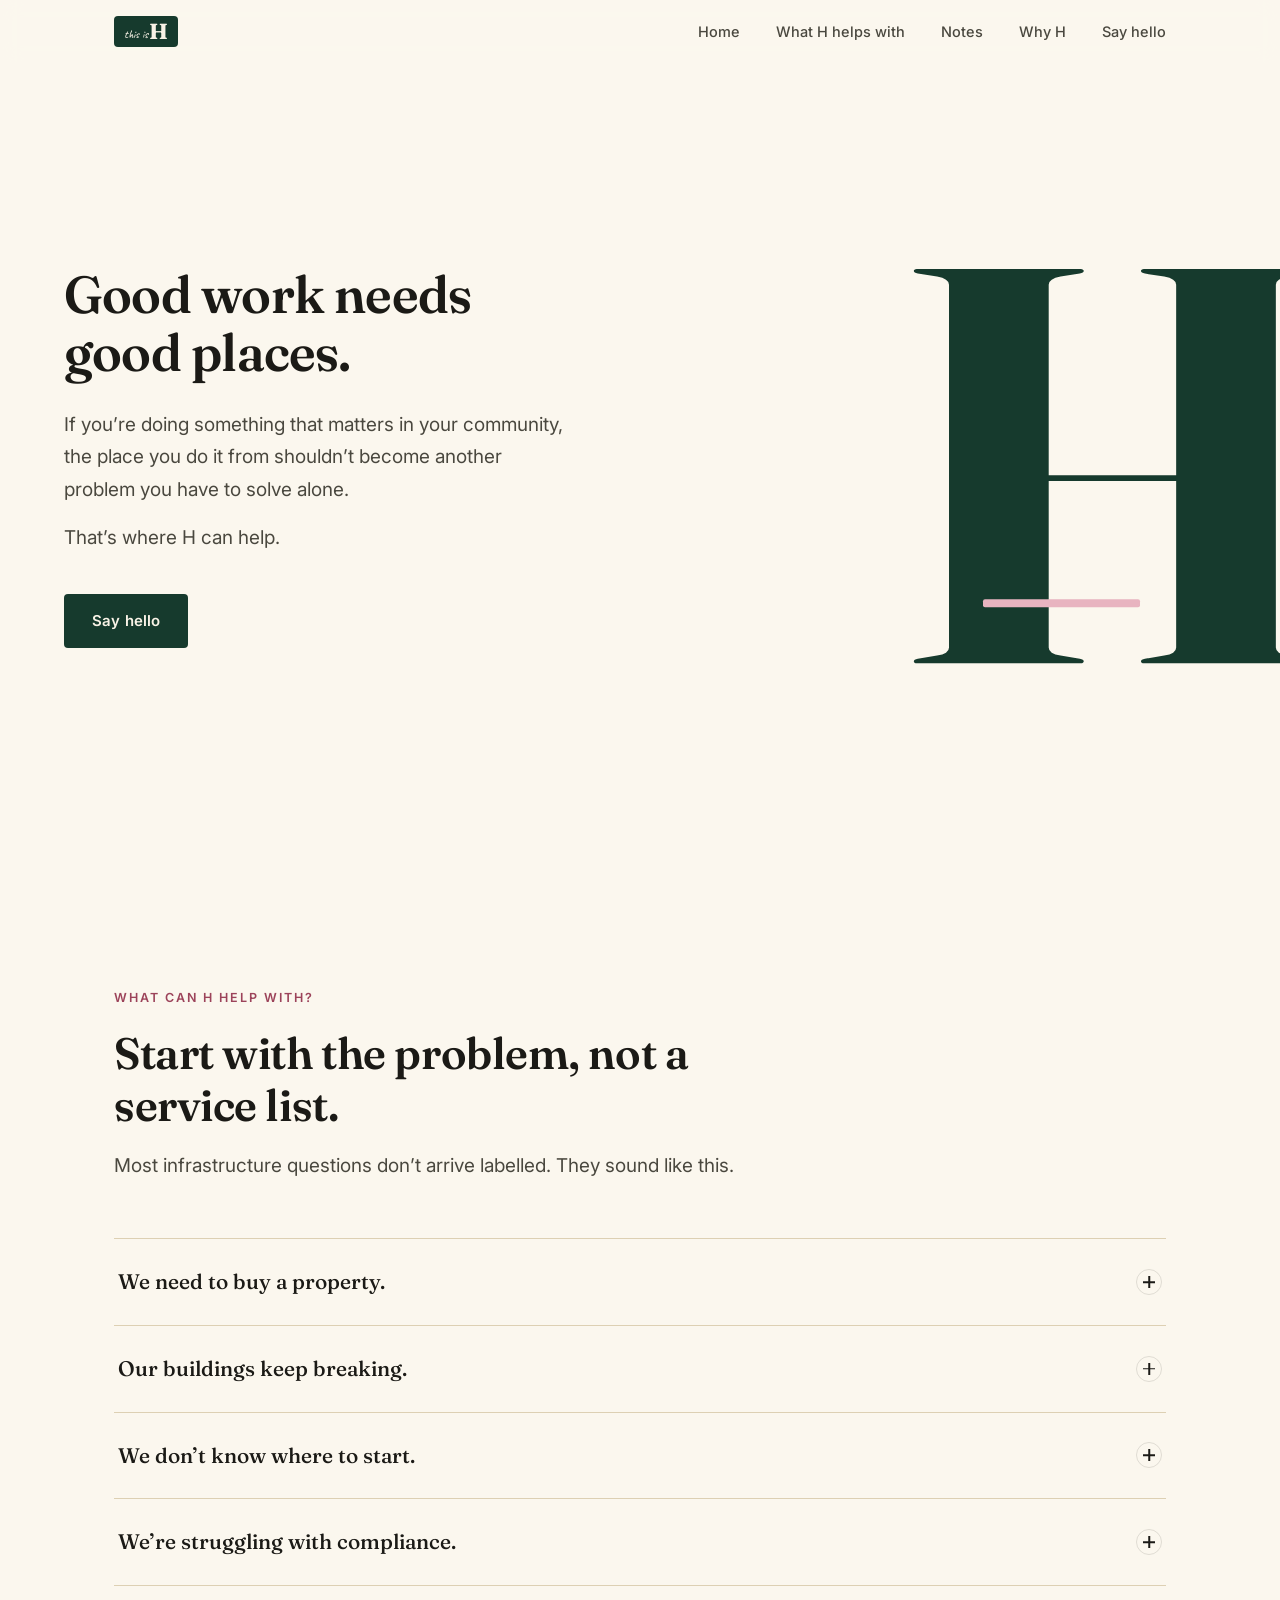
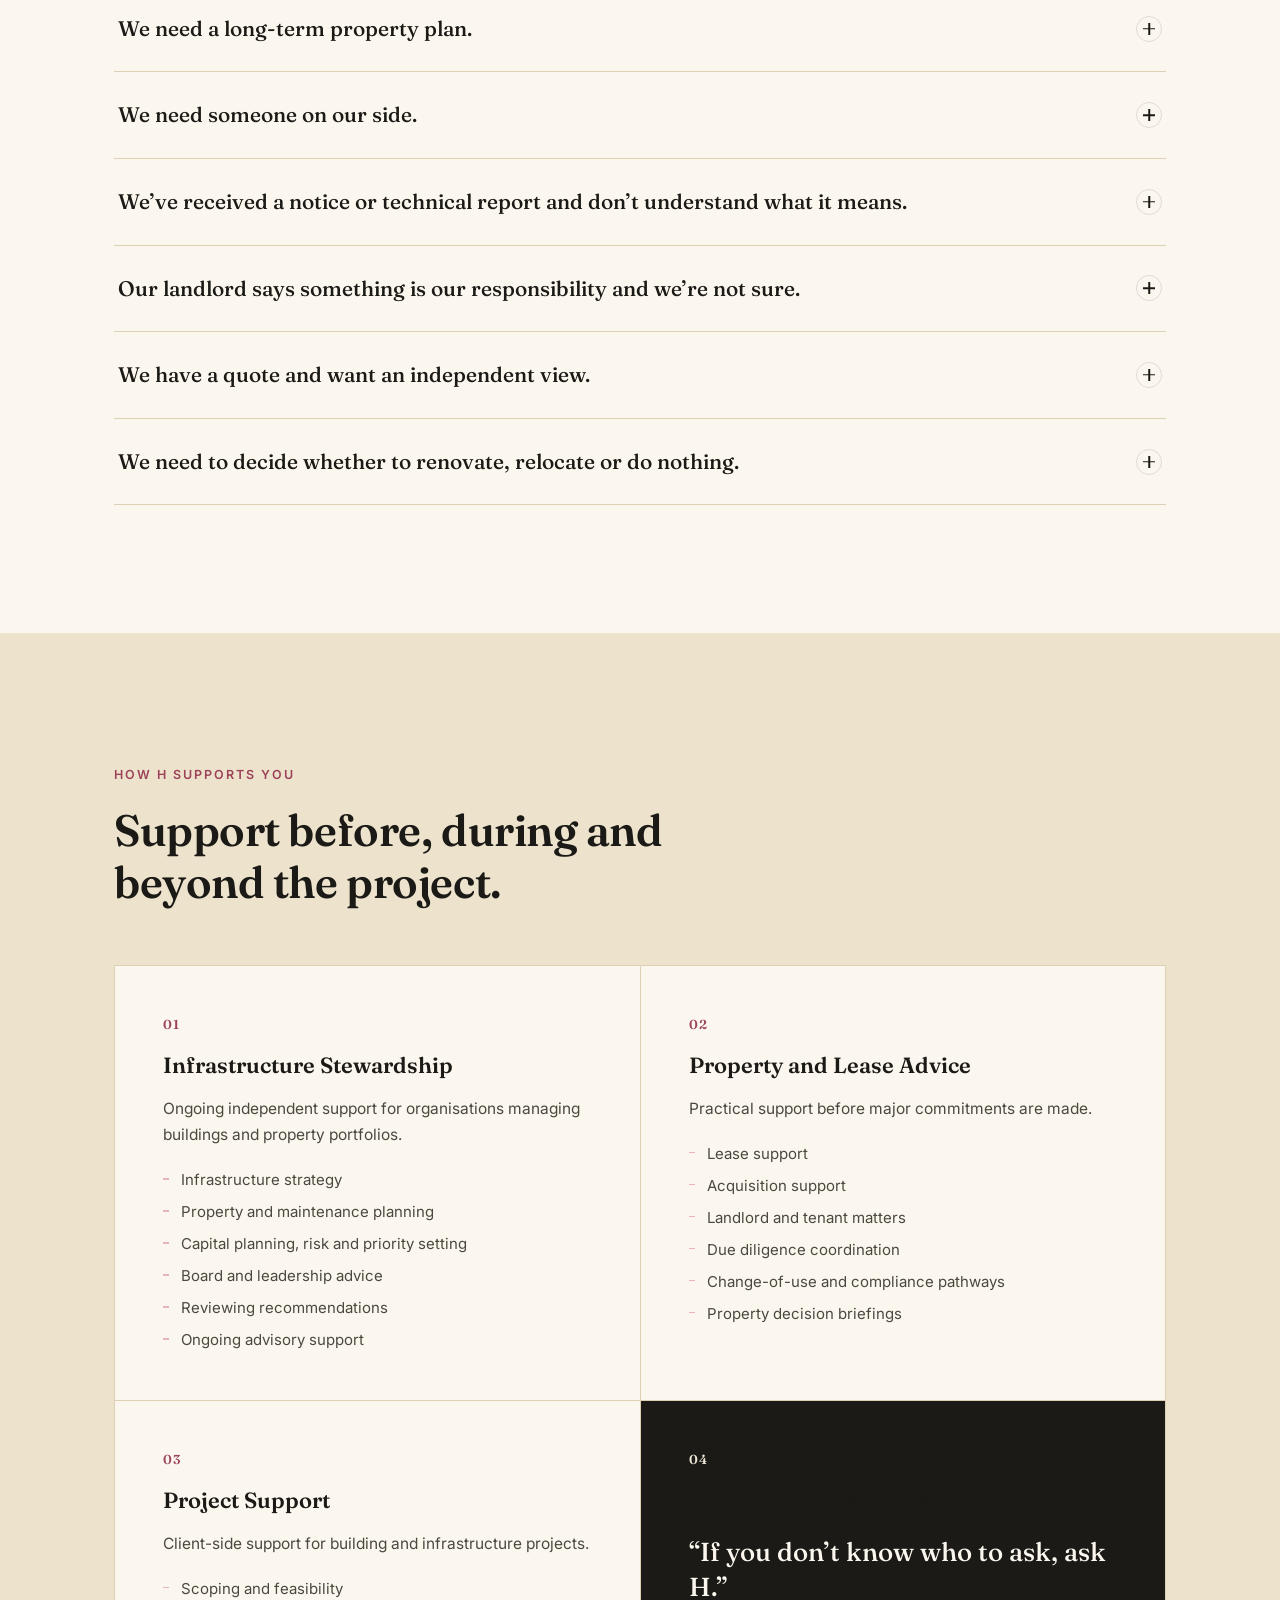
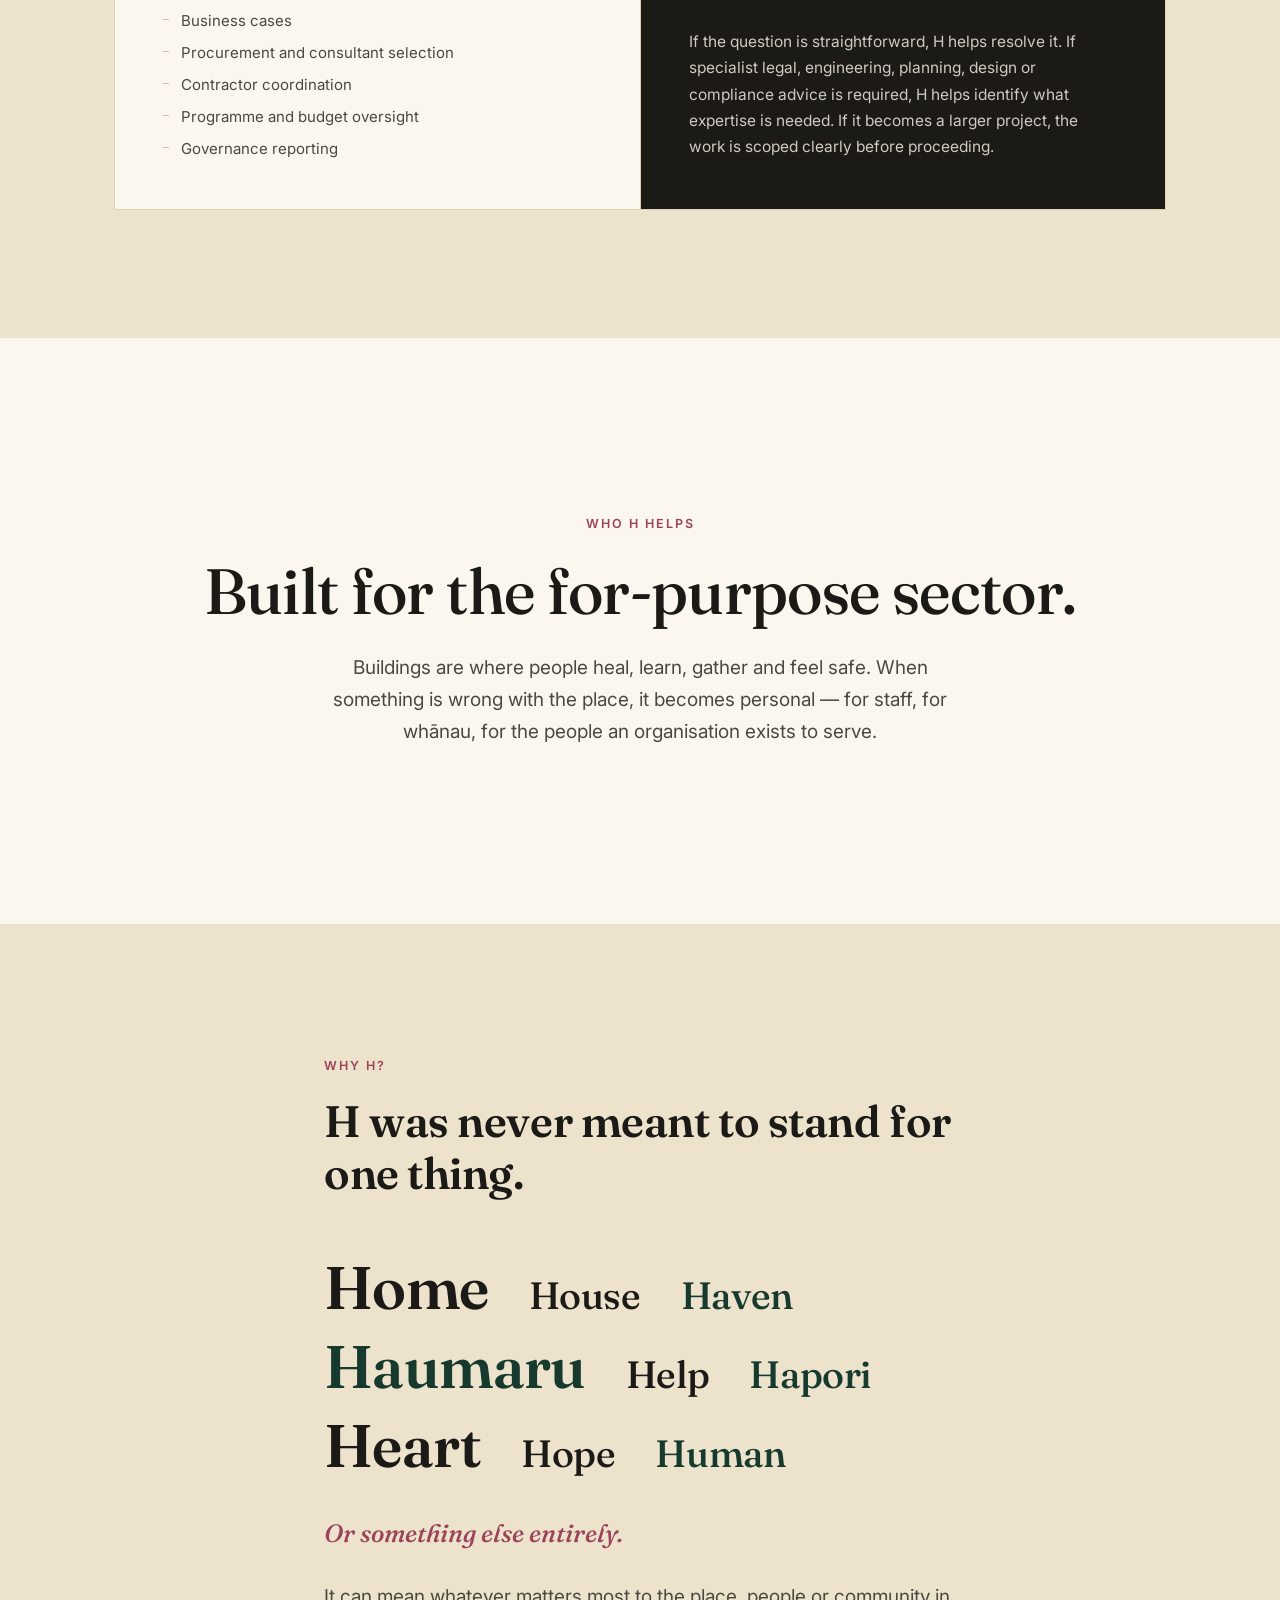
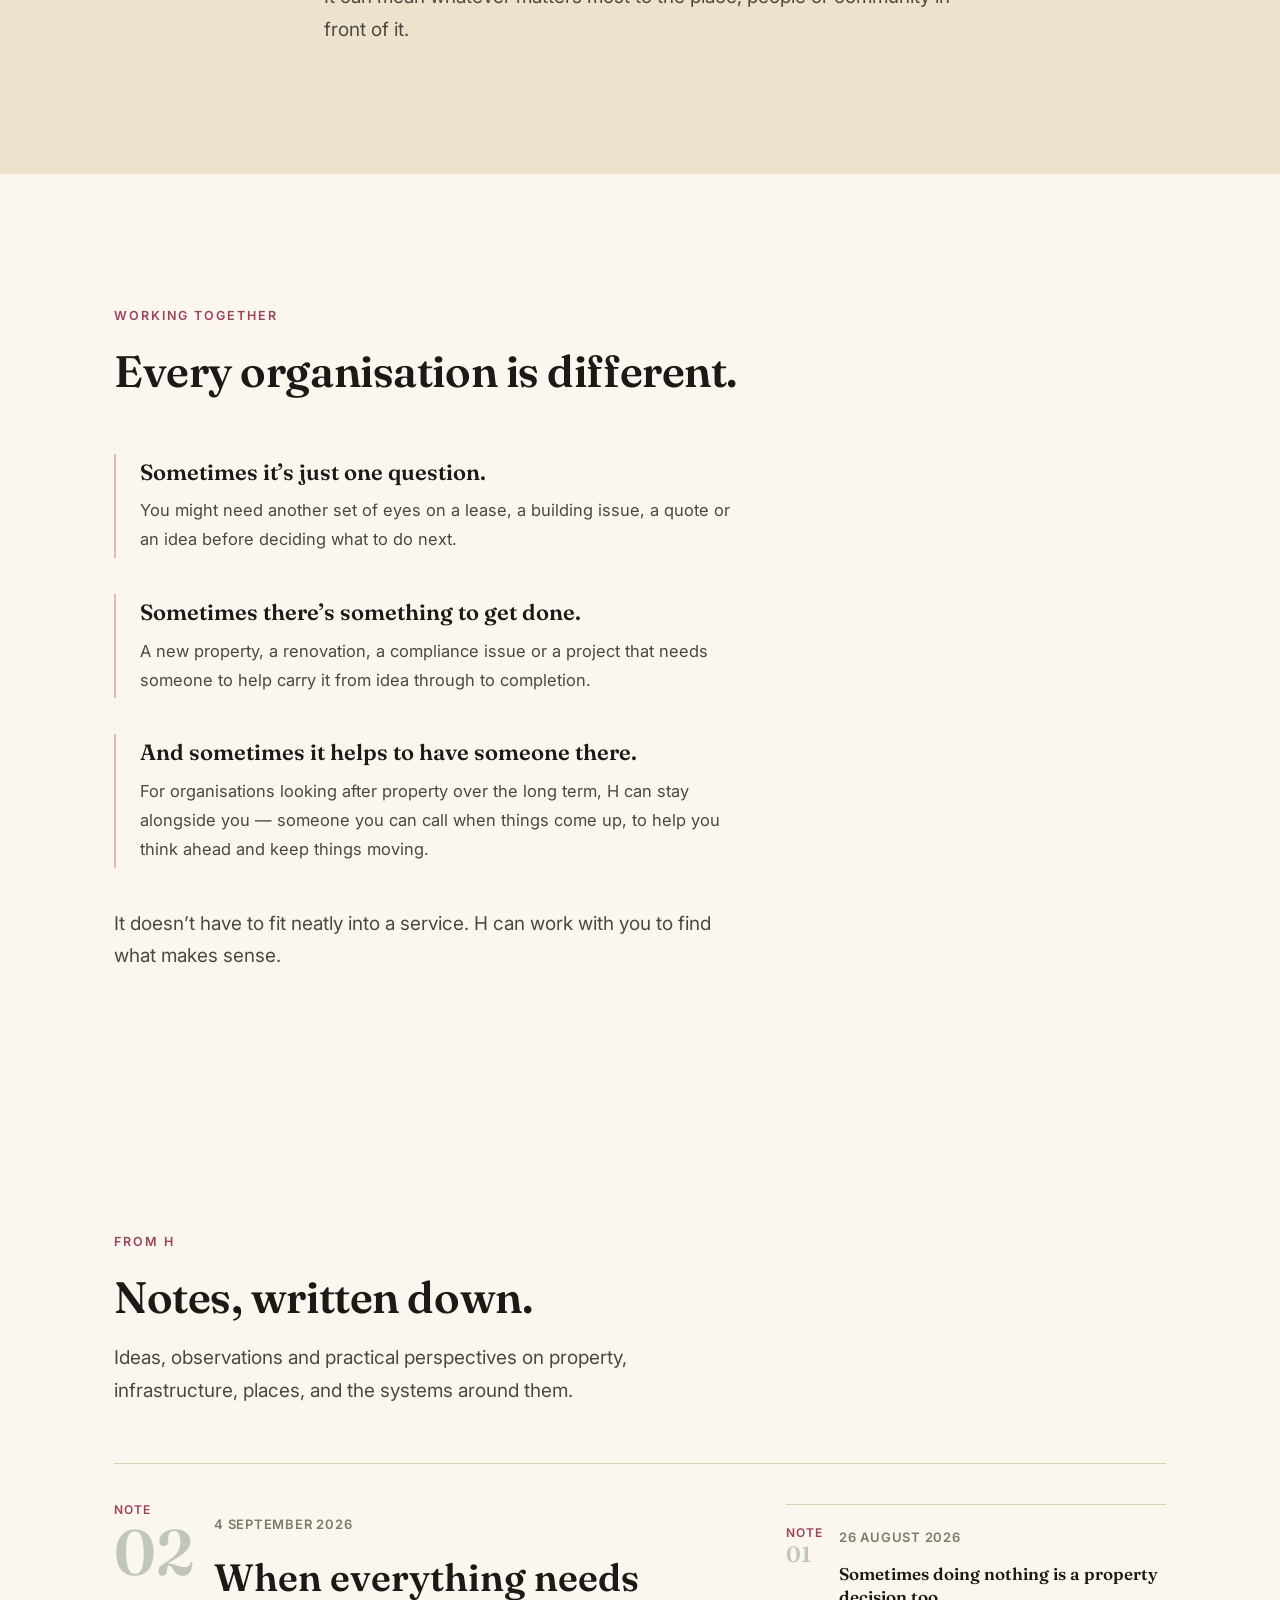
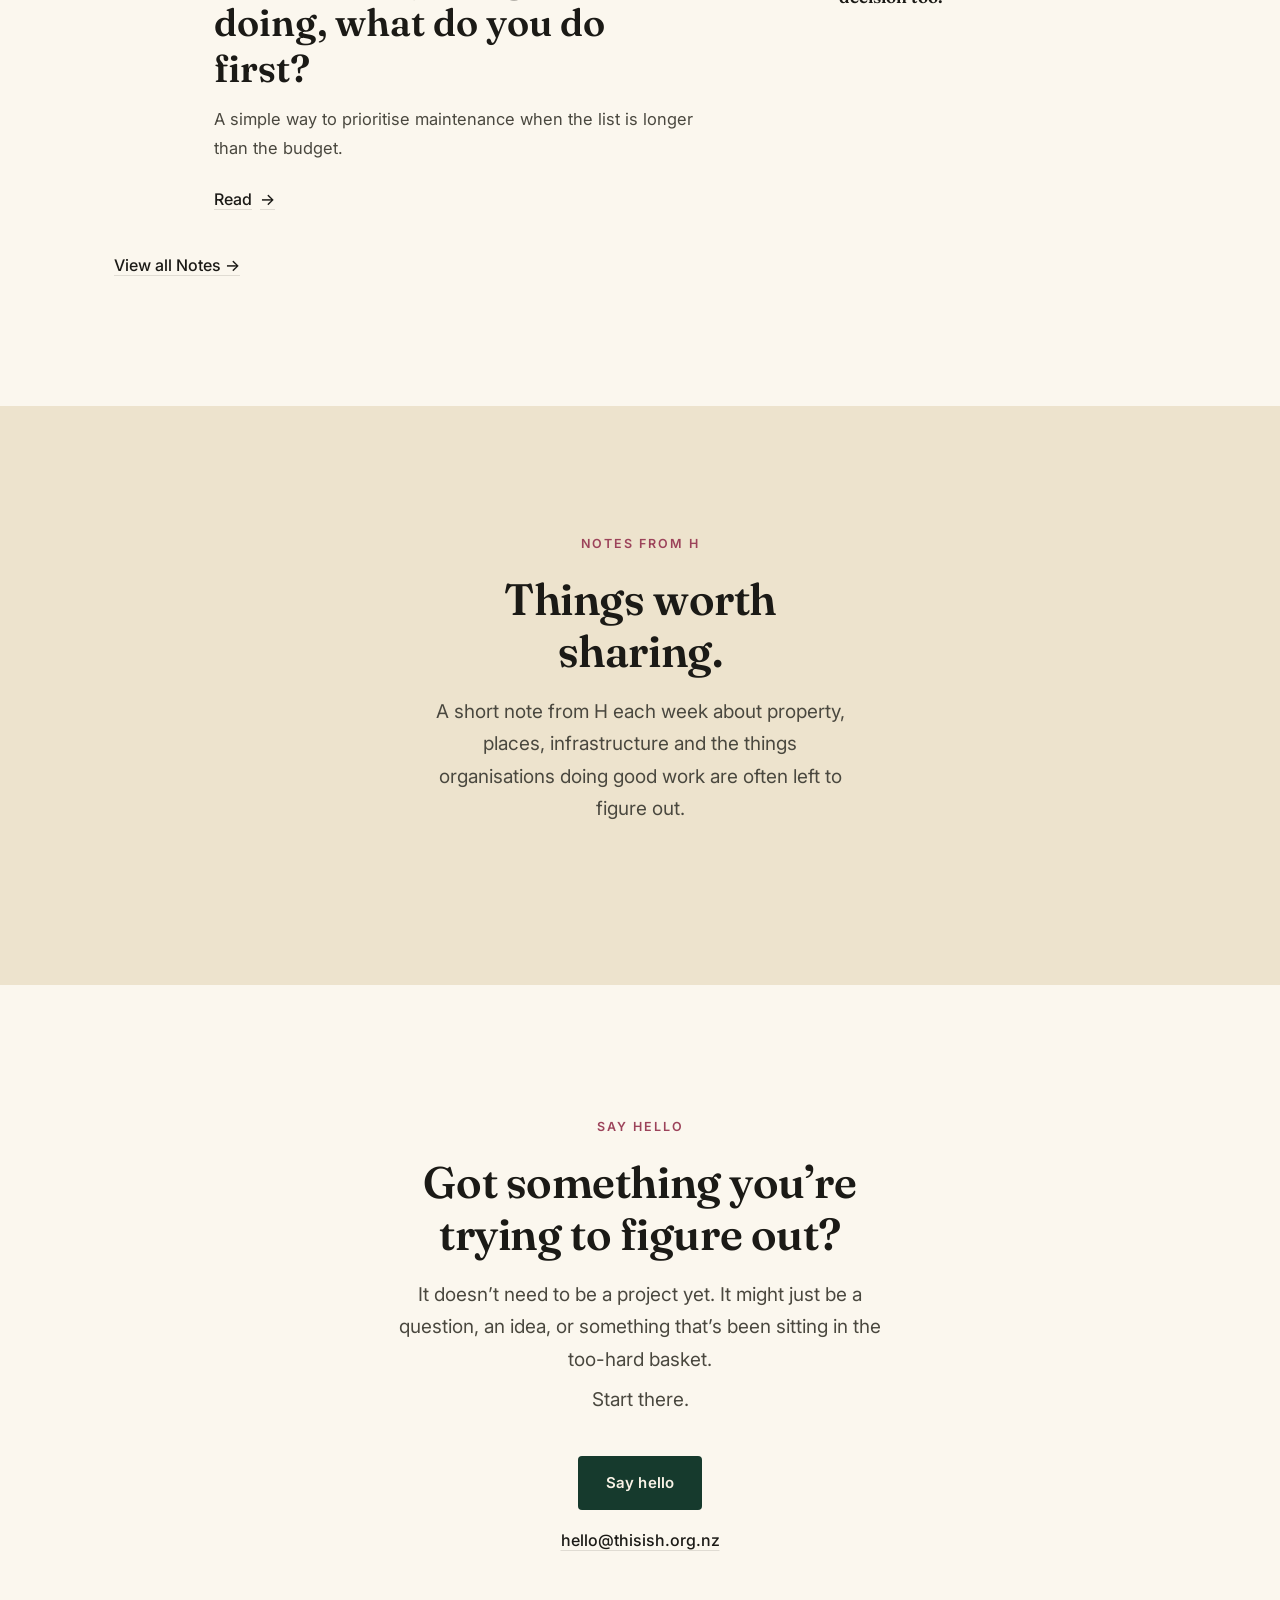
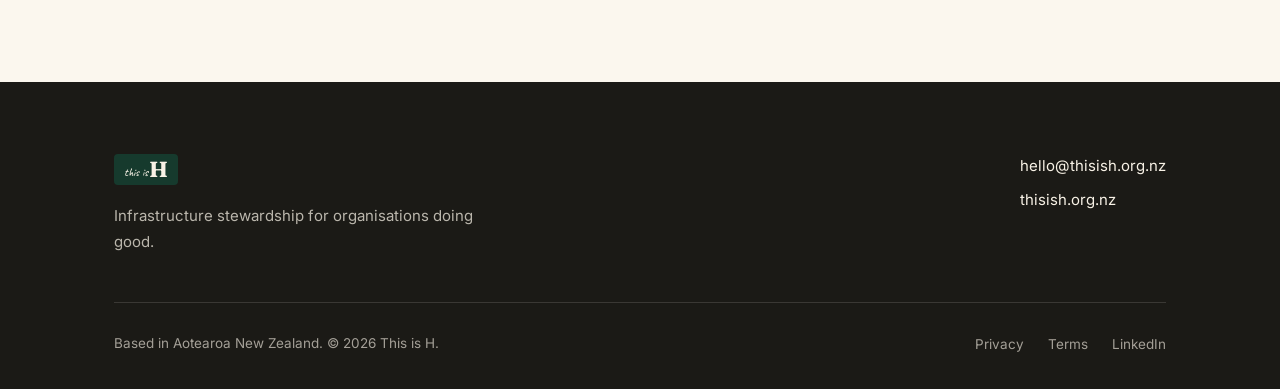
<file: index.html>
<!DOCTYPE html>
<html lang="en-NZ">
<head>
  <meta charset="UTF-8" />
  <meta name="viewport" content="width=device-width, initial-scale=1.0" />
  <title>This is H | Infrastructure Stewardship</title>
  <meta name="description" content="H helps charities, not-for-profits, iwi, hapū and community organisations make better decisions about buildings, property and infrastructure." />

  <link rel="canonical" href="https://thisish.org.nz/" />

  <!-- Favicon -->
  <link rel="icon" type="image/svg+xml" href="assets/img/favicon.svg" />

  <!-- Open Graph -->
  <meta property="og:type" content="website" />
  <meta property="og:site_name" content="This is H" />
  <meta property="og:title" content="This is H | Infrastructure Stewardship" />
  <meta property="og:description" content="H helps charities, not-for-profits, iwi, hapū and community organisations make better decisions about buildings, property and infrastructure." />
  <meta property="og:url" content="https://thisish.org.nz/" />
  <meta property="og:image" content="https://thisish.org.nz/assets/img/og-image.svg" />
  <meta property="og:locale" content="en_NZ" />

  <!-- Twitter -->
  <meta name="twitter:card" content="summary_large_image" />
  <meta name="twitter:title" content="This is H | Infrastructure Stewardship" />
  <meta name="twitter:description" content="Infrastructure stewardship for organisations doing good." />
  <meta name="twitter:image" content="https://thisish.org.nz/assets/img/og-image.svg" />

  <meta name="theme-color" content="#1f4d3d" />

  <!-- Fonts: Fraunces (serif display), Inter (body), Caveat (script accent in logo only) -->
  <link rel="preconnect" href="https://fonts.googleapis.com" />
  <link rel="preconnect" href="https://fonts.gstatic.com" crossorigin />
  <link href="https://fonts.googleapis.com/css2?family=Fraunces:opsz,wght@9..144,500;9..144,600;9..144,700&family=Inter:wght@400;500;600&family=Caveat:wght@500;600&display=swap" rel="stylesheet" />

  <link rel="stylesheet" href="assets/css/style.css" />
</head>
<body>
  <a class="skip-link" href="#main">Skip to main content</a>

  <!-- HEADER / NAV -->
  <header class="site-header">
    <div class="site-header__inner">
      <a class="logo-mark logo-mark--nav" href="#home" aria-label="This is H — home">
        <span class="logo-mark__script">this is</span><span class="logo-mark__h">H</span>
      </a>

      <div class="site-nav-panel" id="site-nav-panel">
        <ul class="nav-primary">
          <li><a href="#home">Home</a></li>
          <li><a href="#what-we-do">What H helps with</a></li>
          <li><a href="notes/">Notes</a></li>
          <li><a href="#why-h">Why H</a></li>
          <li><a href="#contact">Say hello</a></li>
        </ul>
      </div>

      <button class="nav-toggle" type="button" aria-expanded="false" aria-controls="site-nav-panel" aria-label="Open menu">
        <span></span><span></span><span></span>
      </button>
    </div>
  </header>

  <main id="main">

    <!-- 1. HERO -->
    <section class="hero" id="home">
      <div class="hero__giant-h" aria-hidden="true">H</div>
      <div class="wrap">
        <h1>Good work needs good places.</h1>
        <div class="hero__body">
          <p>If you&rsquo;re doing something that matters in your community, the place you do it from shouldn&rsquo;t become another problem you have to solve alone.</p>
          <p>That&rsquo;s where H can help.</p>
        </div>
        <div class="hero__actions">
          <a class="btn btn-primary" href="mailto:hello@thisish.org.nz">Say hello</a>
        </div>
      </div>
    </section>

    <!-- 2. REAL PROBLEMS -->
    <section id="what-we-do">
      <div class="wrap">
        <div class="section-head reveal">
          <p class="eyebrow">What can H help with?</p>
          <h2>Start with the problem, not a service list.</h2>
          <p class="lede">Most infrastructure questions don&rsquo;t arrive labelled. They sound like this.</p>
        </div>

        <div class="problems-list reveal">
          <details class="problem">
            <summary>
              <span>We need to buy a property.</span>
              <span class="problem__icon" aria-hidden="true"></span>
            </summary>
            <div class="problem__answer">
              <p>H helps you think it through before you commit — what the property needs to do for you, what to check before you buy, and how it fits your organisation&rsquo;s longer-term plans.</p>
            </div>
          </details>

          <details class="problem">
            <summary>
              <span>Our buildings keep breaking.</span>
              <span class="problem__icon" aria-hidden="true"></span>
            </summary>
            <div class="problem__answer">
              <p>Recurring problems usually point to a maintenance or capital planning gap. H can help you understand the pattern and build a clear plan to help you get ahead of it, or help you make informed decisions.</p>
            </div>
          </details>

          <details class="problem">
            <summary>
              <span>We don&rsquo;t know where to start.</span>
              <span class="problem__icon" aria-hidden="true"></span>
            </summary>
            <div class="problem__answer">
              <p>That&rsquo;s a normal place to start. H helps you work out what the actual question is, and what needs to happen first.</p>
            </div>
          </details>

          <details class="problem">
            <summary>
              <span>We&rsquo;re struggling with compliance.</span>
              <span class="problem__icon" aria-hidden="true"></span>
            </summary>
            <div class="problem__answer">
              <p>H helps you understand what applies to your building, what&rsquo;s genuinely urgent, and who needs to be involved to address it properly.</p>
            </div>
          </details>

          <details class="problem">
            <summary>
              <span>We need a long-term property plan.</span>
              <span class="problem__icon" aria-hidden="true"></span>
            </summary>
            <div class="problem__answer">
              <p>H helps you build a realistic, sequenced plan for your property portfolio — one your board or funders can actually follow.</p>
            </div>
          </details>

          <details class="problem">
            <summary>
              <span>We need someone on our side.</span>
              <span class="problem__icon" aria-hidden="true"></span>
            </summary>
            <div class="problem__answer">
              <p>H works for your organisation, not a builder, landlord or consultant. What matters to H is what works for you.</p>
            </div>
          </details>

          <details class="problem">
            <summary>
              <span>We&rsquo;ve received a notice or technical report and don&rsquo;t understand what it means.</span>
              <span class="problem__icon" aria-hidden="true"></span>
            </summary>
            <div class="problem__answer">
              <p>H can read it with you, explain what it requires, and help you decide what to do next.</p>
            </div>
          </details>

          <details class="problem">
            <summary>
              <span>Our landlord says something is our responsibility and we&rsquo;re not sure.</span>
              <span class="problem__icon" aria-hidden="true"></span>
            </summary>
            <div class="problem__answer">
              <p>H helps you understand your lease, what it obligates you to, and how to respond with confidence.</p>
            </div>
          </details>

          <details class="problem">
            <summary>
              <span>We have a quote and want an independent view.</span>
              <span class="problem__icon" aria-hidden="true"></span>
            </summary>
            <div class="problem__answer">
              <p>H can review a quote against the scope of work and tell you plainly whether it looks reasonable.</p>
            </div>
          </details>

          <details class="problem">
            <summary>
              <span>We need to decide whether to renovate, relocate or do nothing.</span>
              <span class="problem__icon" aria-hidden="true"></span>
            </summary>
            <div class="problem__answer">
              <p>H helps you weigh the real options against your mission, budget and timeframe — including the option of doing nothing yet.</p>
            </div>
          </details>
        </div>
      </div>
    </section>

    <!-- 3. CORE OFFER -->
    <section class="section-alt">
      <div class="wrap">
        <div class="section-head reveal">
          <p class="eyebrow">How H supports you</p>
          <h2>Support before, during and beyond the project.</h2>
        </div>

        <div class="offer-grid reveal">
          <div class="offer-card">
            <span class="offer-card__num">01</span>
            <h3>Infrastructure Stewardship</h3>
            <p>Ongoing independent support for organisations managing buildings and property portfolios.</p>
            <ul>
              <li>Infrastructure strategy</li>
              <li>Property and maintenance planning</li>
              <li>Capital planning, risk and priority setting</li>
              <li>Board and leadership advice</li>
              <li>Reviewing recommendations</li>
              <li>Ongoing advisory support</li>
            </ul>
          </div>

          <div class="offer-card">
            <span class="offer-card__num">02</span>
            <h3>Property and Lease Advice</h3>
            <p>Practical support before major commitments are made.</p>
            <ul>
              <li>Lease support</li>
              <li>Acquisition support</li>
              <li>Landlord and tenant matters</li>
              <li>Due diligence coordination</li>
              <li>Change-of-use and compliance pathways</li>
              <li>Property decision briefings</li>
            </ul>
          </div>

          <div class="offer-card">
            <span class="offer-card__num">03</span>
            <h3>Project Support</h3>
            <p>Client-side support for building and infrastructure projects.</p>
            <ul>
              <li>Scoping and feasibility</li>
              <li>Business cases</li>
              <li>Procurement and consultant selection</li>
              <li>Contractor coordination</li>
              <li>Programme and budget oversight</li>
              <li>Governance reporting</li>
            </ul>
          </div>

          <div class="offer-card offer-card--callout">
            <span class="offer-card__num">04</span>
            <h3>Practical Problem Solving</h3>
            <p class="pull">&ldquo;If you don&rsquo;t know who to ask, ask H.&rdquo;</p>
            <p>If the question is straightforward, H helps resolve it. If specialist legal, engineering, planning, design or compliance advice is required, H helps identify what expertise is needed. If it becomes a larger project, the work is scoped clearly before proceeding.</p>
          </div>
        </div>
      </div>
    </section>

    <!-- 4. WHO H HELPS -->
    <section id="who-we-help" class="statement-section">
      <div class="wrap">
        <p class="eyebrow eyebrow--center reveal">Who H helps</p>
        <h2 class="statement reveal">Built for the for-purpose sector.</h2>
        <p class="lede reveal" style="max-width: 640px; margin: 24px auto 0;">Buildings are where people heal, learn, gather and feel safe. When something is wrong with the place, it becomes personal — for staff, for whānau, for the people an organisation exists to serve.</p>
      </div>
    </section>

    <!-- 5. WHY H -->
    <section class="section-alt why-h" id="why-h">
      <div class="wrap wrap--narrow">
        <div class="section-head reveal">
          <p class="eyebrow">Why H?</p>
          <h2>H was never meant to stand for one thing.</h2>
        </div>

        <ul class="h-words" aria-label="Words H could stand for">
          <li class="h-word h-word--lg reveal" style="--i:0">Home</li>
          <li class="h-word reveal" style="--i:1">House</li>
          <li class="h-word h-word--accent reveal" style="--i:2">Haven</li>
          <li class="h-word h-word--accent h-word--lg reveal" style="--i:3">Haumaru</li>
          <li class="h-word reveal" style="--i:4">Help</li>
          <li class="h-word h-word--accent reveal" style="--i:5">Hapori</li>
          <li class="h-word h-word--lg reveal" style="--i:6">Heart</li>
          <li class="h-word reveal" style="--i:7">Hope</li>
          <li class="h-word h-word--accent reveal" style="--i:8">Human</li>
        </ul>

        <p class="h-words__more reveal">Or something else entirely.</p>

        <p class="lede reveal" style="margin-top: 0;">It can mean whatever matters most to the place, people or community in front of it.</p>
      </div>
    </section>

    <!-- 6. WORKING TOGETHER -->
    <section>
      <div class="wrap">
        <div class="section-head reveal">
          <p class="eyebrow">Working together</p>
          <h2>Every organisation is different.</h2>
        </div>

        <div class="together-grid reveal">
          <div class="together-item">
            <h3>Sometimes it&rsquo;s just one question.</h3>
            <p>You might need another set of eyes on a lease, a building issue, a quote or an idea before deciding what to do next.</p>
          </div>
          <div class="together-item">
            <h3>Sometimes there&rsquo;s something to get done.</h3>
            <p>A new property, a renovation, a compliance issue or a project that needs someone to help carry it from idea through to completion.</p>
          </div>
          <div class="together-item">
            <h3>And sometimes it helps to have someone there.</h3>
            <p>For organisations looking after property over the long term, H can stay alongside you — someone you can call when things come up, to help you think ahead and keep things moving.</p>
          </div>
        </div>

        <p class="lede reveal" style="margin-top: 40px; max-width: 640px;">It doesn&rsquo;t have to fit neatly into a service. H can work with you to find what makes sense.</p>
      </div>
    </section>

    <!-- 6.4 NOTES FROM H (latest published Notes) -->
    <section id="notes">
      <div class="wrap">
        <div class="section-head reveal">
          <p class="eyebrow">From H</p>
          <h2>Notes, written down.</h2>
          <p class="lede">Ideas, observations and practical perspectives on property, infrastructure, places, and the systems around them.</p>
        </div>

        <!--
          Two pieces published so far: the newest sits in .notes-feature
          with full visual weight, and up to two earlier ones sit quietly
          in .notes-more (one <article class="notes-more__item"> each).
          When a new Note is published: move this featured block's
          content to the new piece, and move whichever entry is no
          longer the newest into .notes-more (dropping the oldest out of
          .notes-more once there are more than two). See README
          section 11 for the full checklist and markup.
        -->
        <div class="notes-showcase notes-showcase--populated reveal">
          <article class="notes-feature">
            <span class="notes-num notes-feature__num" aria-hidden="true"><span class="notes-num__label">Note</span>02</span>
            <div class="notes-feature__body">
              <p class="notes-entry__meta">
                <time datetime="2026-09-04">4 September 2026</time>
              </p>
              <h3 class="notes-feature__title"><a href="notes/prioritising-maintenance/">When everything needs doing, what do you do first?</a></h3>
              <p class="notes-feature__excerpt">A simple way to prioritise maintenance when the list is longer than the budget.</p>
              <a class="text-link" href="notes/prioritising-maintenance/">Read <span aria-hidden="true">&rarr;</span></a>
            </div>
          </article>

          <div class="notes-more">
            <article class="notes-more__item">
              <span class="notes-num notes-more__num" aria-hidden="true"><span class="notes-num__label">Note</span>01</span>
              <div>
                <p class="notes-entry__meta">
                  <time datetime="2026-08-26">26 August 2026</time>
                </p>
                <h3 class="notes-more__title"><a href="notes/sometimes-doing-nothing-is-a-property-decision-too/">Sometimes doing nothing is a property decision too.</a></h3>
              </div>
            </article>
          </div>
        </div>

        <a class="text-link notes-teaser__all" href="notes/">View all Notes <span aria-hidden="true">&rarr;</span></a>
      </div>
    </section>

    <!-- 6.5 NOTES FROM H (Kit email signup) -->
    <section class="notes-signup" id="notes-from-h">
      <div class="wrap notes-signup__inner reveal">
        <p class="eyebrow eyebrow--center">Notes from H</p>
        <h2>Things worth sharing.</h2>
        <p class="lede">A short note from H each week about property, places, infrastructure and the things organisations doing good work are often left to figure out.</p>
        <div class="notes-signup__form">
          <script async data-uid="7c95191513" src="https://h-102.kit.com/7c95191513/index.js"></script>
        </div>
      </div>
    </section>

    <!-- 7. CONTACT -->
    <section class="contact" id="contact">
      <div class="wrap contact__inner reveal">
        <p class="eyebrow">Say hello</p>
        <h2>Got something you&rsquo;re trying to figure out?</h2>
        <p class="lede">It doesn&rsquo;t need to be a project yet. It might just be a question, an idea, or something that&rsquo;s been sitting in the too-hard basket.</p>
        <p class="lede" style="margin-top: 8px;">Start there.</p>
        <div class="contact__actions">
          <a class="btn btn-primary" href="mailto:hello@thisish.org.nz">Say hello</a>
          <a class="text-link" href="mailto:hello@thisish.org.nz">hello@thisish.org.nz</a>
        </div>
      </div>
    </section>

  </main>

  <!-- FOOTER -->
  <footer class="site-footer">
    <div class="wrap">
      <div class="footer-top">
        <div class="footer-brand">
          <a class="logo-mark logo-mark--footer" href="#home" aria-label="This is H — home">
            <span class="logo-mark__script">this is</span><span class="logo-mark__h">H</span>
          </a>
          <p>Infrastructure stewardship for organisations doing good.</p>
        </div>
        <div class="footer-contact">
          <a href="mailto:hello@thisish.org.nz">hello@thisish.org.nz</a>
          <a href="https://thisish.org.nz">thisish.org.nz</a>
        </div>
      </div>

      <div class="footer-bottom">
        <p class="footer-note">Based in Aotearoa New Zealand. &copy; <span id="current-year">2026</span> This is H.</p>
        <ul class="footer-legal">
          <li><a href="#" aria-label="Privacy policy (placeholder)">Privacy</a></li>
          <li><a href="#" aria-label="Terms of use (placeholder)">Terms</a></li>
          <li><a href="#" aria-label="This is H on LinkedIn (placeholder)">LinkedIn</a></li>
        </ul>
      </div>
    </div>
  </footer>

  <script src="assets/js/main.js"></script>
</body>
</html>
</file>
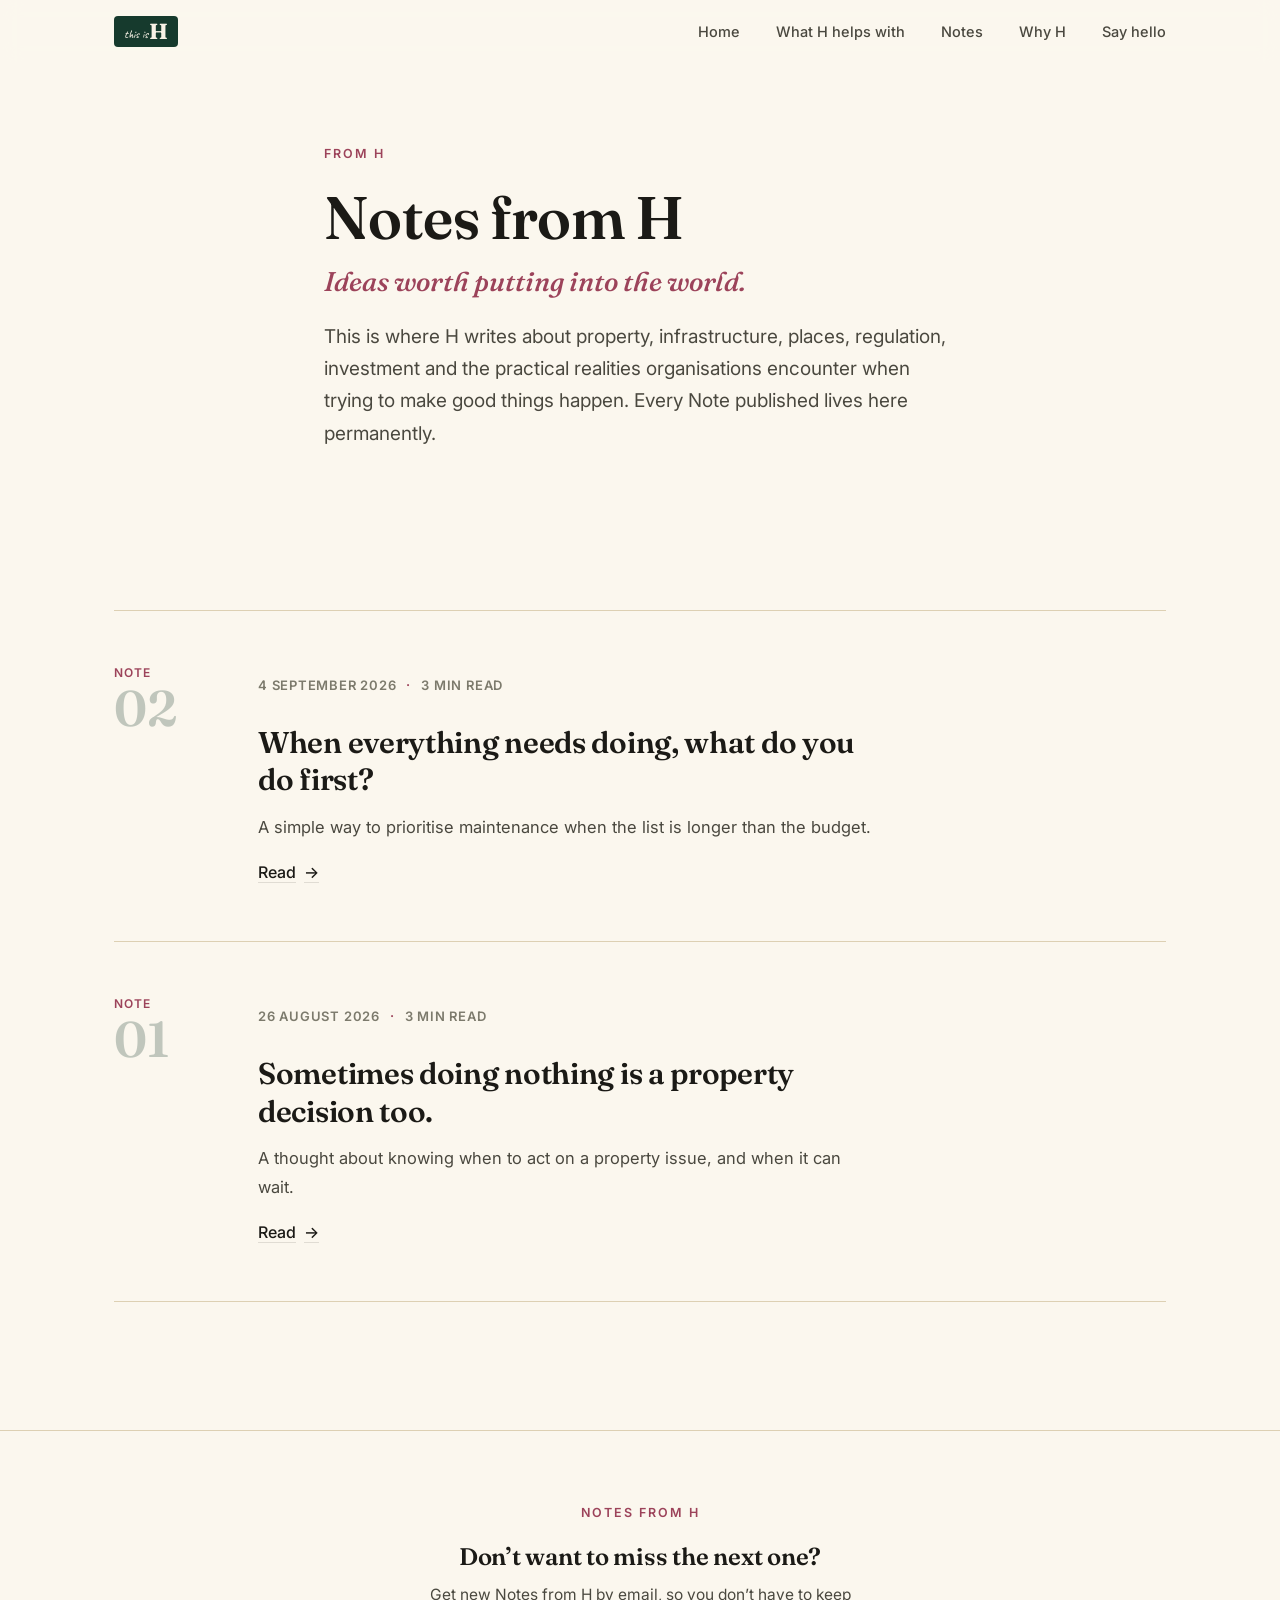
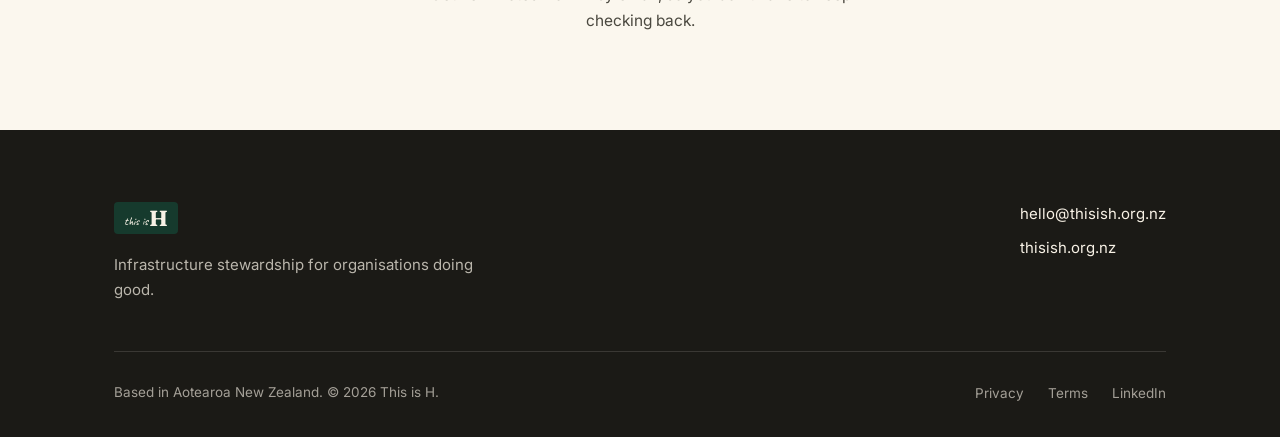
<file: notes/index.html>
<!DOCTYPE html>
<html lang="en-NZ">
<head>
  <meta charset="UTF-8" />
  <meta name="viewport" content="width=device-width, initial-scale=1.0" />
  <title>Notes from H | This is H</title>
  <meta name="description" content="Notes from H — ideas, observations and practical thinking about property, infrastructure and the realities facing charities, not-for-profits, iwi, hapū and community organisations." />

  <link rel="canonical" href="https://thisish.org.nz/notes/" />

  <!-- Favicon -->
  <link rel="icon" type="image/svg+xml" href="../assets/img/favicon.svg" />

  <!-- Open Graph -->
  <meta property="og:type" content="website" />
  <meta property="og:site_name" content="This is H" />
  <meta property="og:title" content="Notes from H | This is H" />
  <meta property="og:description" content="Ideas, observations and practical thinking from H about property, infrastructure and the realities facing for-purpose organisations." />
  <meta property="og:url" content="https://thisish.org.nz/notes/" />
  <meta property="og:image" content="https://thisish.org.nz/assets/img/og/notes-from-h.svg" />
  <meta property="og:locale" content="en_NZ" />

  <!-- Twitter -->
  <meta name="twitter:card" content="summary_large_image" />
  <meta name="twitter:title" content="Notes from H | This is H" />
  <meta name="twitter:description" content="Ideas, observations and practical thinking from H about property, infrastructure and the for-purpose sector." />
  <meta name="twitter:image" content="https://thisish.org.nz/assets/img/og/notes-from-h.svg" />

  <meta name="theme-color" content="#1f4d3d" />

  <!-- Fonts: Fraunces (serif display), Inter (body), Caveat (script accent in logo only) -->
  <link rel="preconnect" href="https://fonts.googleapis.com" />
  <link rel="preconnect" href="https://fonts.gstatic.com" crossorigin />
  <link href="https://fonts.googleapis.com/css2?family=Fraunces:opsz,wght@9..144,500;9..144,600;9..144,700&family=Inter:wght@400;500;600&family=Caveat:wght@500;600&display=swap" rel="stylesheet" />

  <link rel="stylesheet" href="../assets/css/style.css" />
</head>
<body>
  <a class="skip-link" href="#main">Skip to main content</a>

  <!-- HEADER / NAV -->
  <header class="site-header">
    <div class="site-header__inner">
      <a class="logo-mark logo-mark--nav" href="../" aria-label="This is H — home">
        <span class="logo-mark__script">this is</span><span class="logo-mark__h">H</span>
      </a>

      <div class="site-nav-panel" id="site-nav-panel">
        <ul class="nav-primary">
          <li><a href="../#home">Home</a></li>
          <li><a href="../#what-we-do">What H helps with</a></li>
          <li><a href="./" aria-current="page">Notes</a></li>
          <li><a href="../#why-h">Why H</a></li>
          <li><a href="../#contact">Say hello</a></li>
        </ul>
      </div>

      <button class="nav-toggle" type="button" aria-expanded="false" aria-controls="site-nav-panel" aria-label="Open menu">
        <span></span><span></span><span></span>
      </button>
    </div>
  </header>

  <main id="main">

    <!-- PAGE HEADER / MASTHEAD -->
    <header class="page-header notes-masthead">
      <div class="wrap reveal">
        <p class="eyebrow">From H</p>
        <h1>Notes from H</h1>
        <p class="notes-masthead__tagline">Ideas worth putting into the world.</p>
        <p class="lede">This is where H writes about property, infrastructure, places, regulation, investment and the practical realities organisations encounter when trying to make good things happen. Every Note published lives here permanently.</p>
      </div>
    </header>

    <!-- ARCHIVE INDEX — newest first; each Note keeps its number forever -->
    <section>
      <div class="wrap">
        <!--
          Add each new piece's <article class="notes-index__item"> above
          this one (newest on top). Note 01 keeps its number forever —
          see README section 11 for the full checklist and markup.
        -->
        <div class="notes-index reveal">
          <article class="notes-index__item">
            <span class="notes-num notes-index__num" aria-hidden="true"><span class="notes-num__label">Note</span>02</span>
            <div class="notes-index__body">
              <p class="notes-entry__meta">
                <time datetime="2026-09-04">4 September 2026</time>
                <span class="dot" aria-hidden="true">&middot;</span>
                <span>3 min read</span>
              </p>
              <h2 class="notes-index__title"><a href="prioritising-maintenance/">When everything needs doing, what do you do first?</a></h2>
              <p class="notes-index__excerpt">A simple way to prioritise maintenance when the list is longer than the budget.</p>
              <a class="text-link" href="prioritising-maintenance/">Read <span aria-hidden="true">&rarr;</span></a>
            </div>
          </article>
          <article class="notes-index__item">
            <span class="notes-num notes-index__num" aria-hidden="true"><span class="notes-num__label">Note</span>01</span>
            <div class="notes-index__body">
              <p class="notes-entry__meta">
                <time datetime="2026-08-26">26 August 2026</time>
                <span class="dot" aria-hidden="true">&middot;</span>
                <span>3 min read</span>
              </p>
              <h2 class="notes-index__title"><a href="sometimes-doing-nothing-is-a-property-decision-too/">Sometimes doing nothing is a property decision too.</a></h2>
              <p class="notes-index__excerpt">A thought about knowing when to act on a property issue, and when it can wait.</p>
              <a class="text-link" href="sometimes-doing-nothing-is-a-property-decision-too/">Read <span aria-hidden="true">&rarr;</span></a>
            </div>
          </article>
        </div>
      </div>
    </section>

    <!-- SIGNUP — same Kit list/form as the homepage "Notes from H"; not a
         separate mailing list. Kept quiet and secondary to the archive
         itself: Kit remains the subscriber + distribution platform,
         this site remains the permanent home of the writing. -->
    <section class="notes-signup notes-signup--compact">
      <div class="wrap notes-signup__inner reveal">
        <p class="eyebrow eyebrow--center">Notes from H</p>
        <h2>Don&rsquo;t want to miss the next one?</h2>
        <p class="lede">Get new Notes from H by email, so you don&rsquo;t have to keep checking back.</p>
        <div class="notes-signup__form">
          <script async data-uid="7c95191513" src="https://h-102.kit.com/7c95191513/index.js"></script>
        </div>
      </div>
    </section>

  </main>

  <!-- FOOTER -->
  <footer class="site-footer">
    <div class="wrap">
      <div class="footer-top">
        <div class="footer-brand">
          <a class="logo-mark logo-mark--footer" href="../" aria-label="This is H — home">
            <span class="logo-mark__script">this is</span><span class="logo-mark__h">H</span>
          </a>
          <p>Infrastructure stewardship for organisations doing good.</p>
        </div>
        <div class="footer-contact">
          <a href="mailto:hello@thisish.org.nz">hello@thisish.org.nz</a>
          <a href="https://thisish.org.nz">thisish.org.nz</a>
        </div>
      </div>

      <div class="footer-bottom">
        <p class="footer-note">Based in Aotearoa New Zealand. &copy; <span id="current-year">2026</span> This is H.</p>
        <ul class="footer-legal">
          <li><a href="#" aria-label="Privacy policy (placeholder)">Privacy</a></li>
          <li><a href="#" aria-label="Terms of use (placeholder)">Terms</a></li>
          <li><a href="#" aria-label="This is H on LinkedIn (placeholder)">LinkedIn</a></li>
        </ul>
      </div>
    </div>
  </footer>

  <script src="../assets/js/main.js"></script>
</body>
</html>
</file>
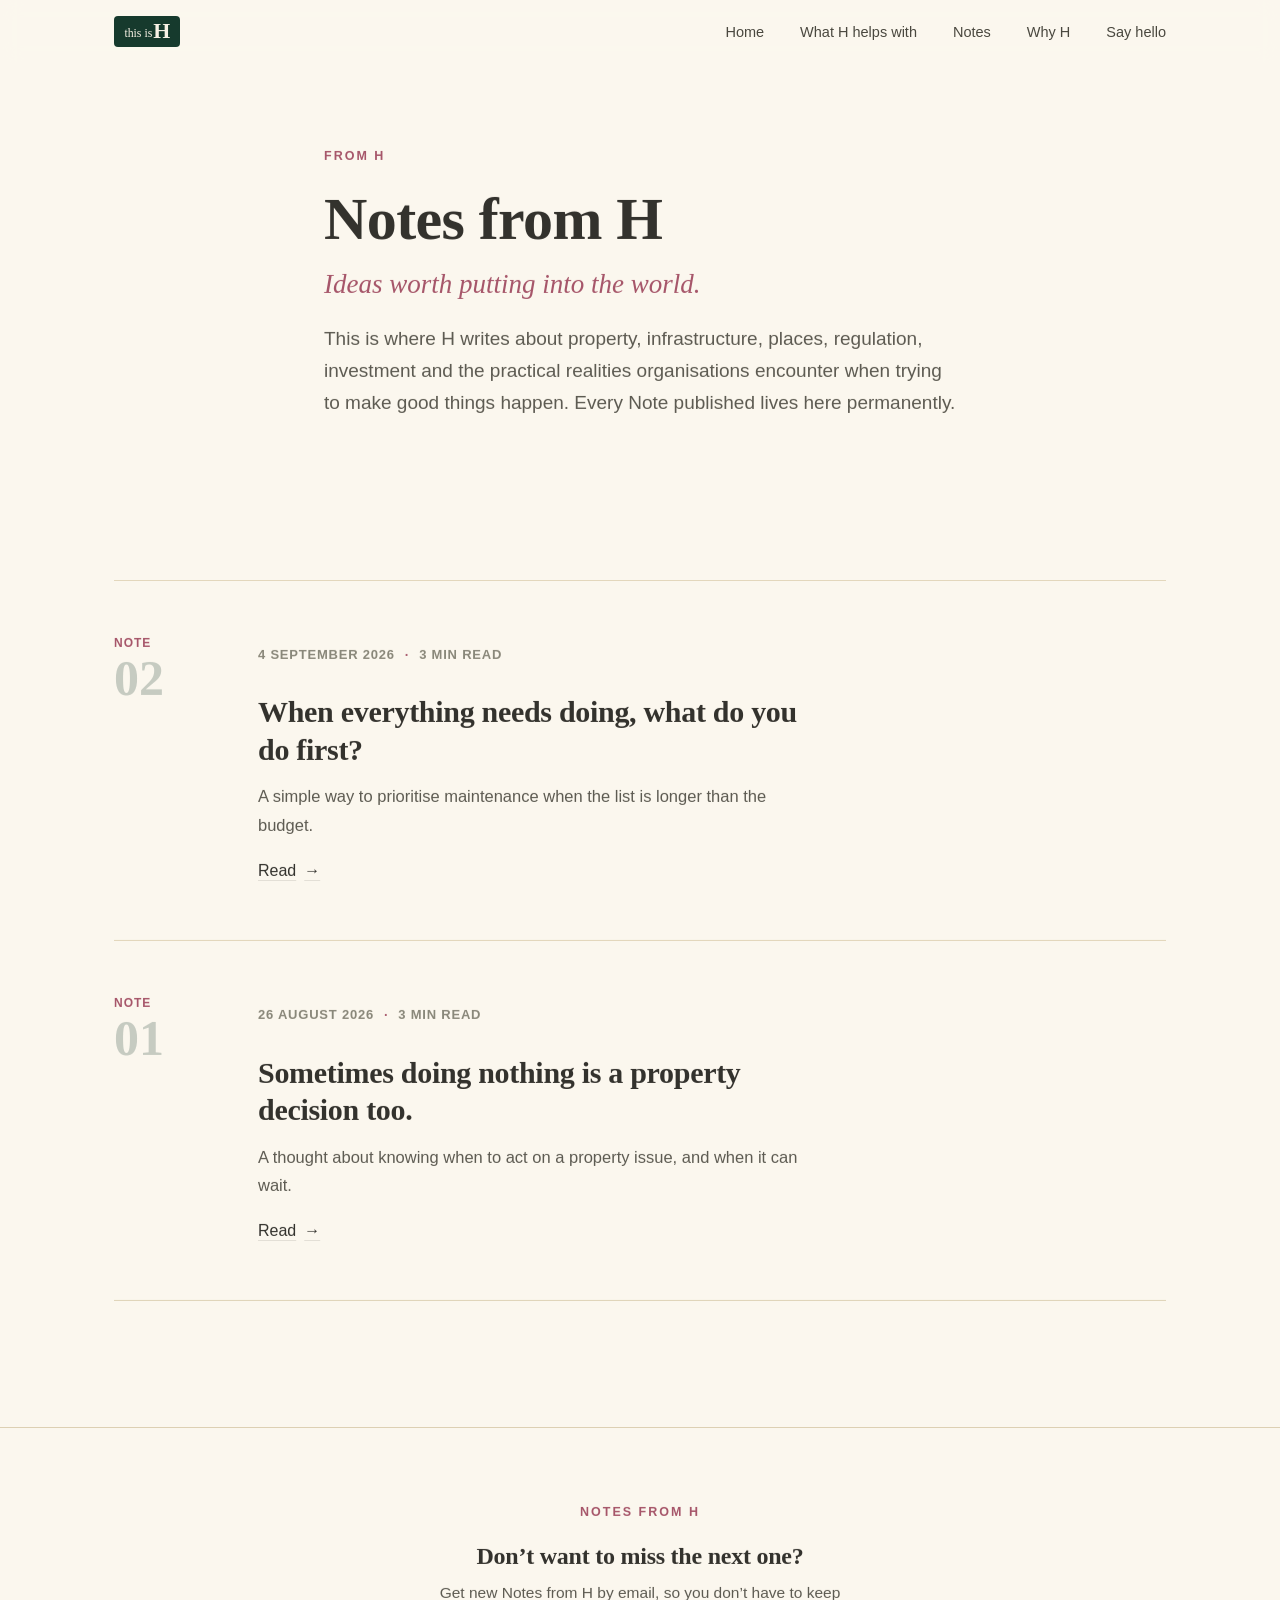
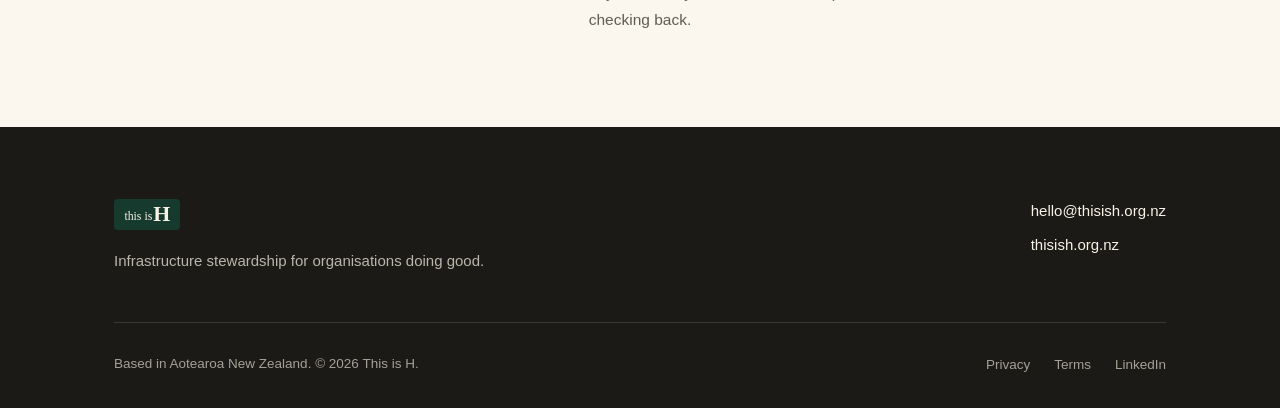
<file: thinking/index.html>
<!DOCTYPE html>
<html lang="en-NZ">
<head>
  <meta charset="UTF-8" />
  <meta name="viewport" content="width=device-width, initial-scale=1.0" />
  <title>Notes from H | This is H</title>
  <meta name="robots" content="noindex" />
  <link rel="canonical" href="https://thisish.org.nz/notes/" />
  <meta http-equiv="refresh" content="0; url=../notes/" />
</head>
<body>
  <p>This section has moved. <a href="../notes/">Continue to Notes from H</a>.</p>
</body>
</html>
</file>
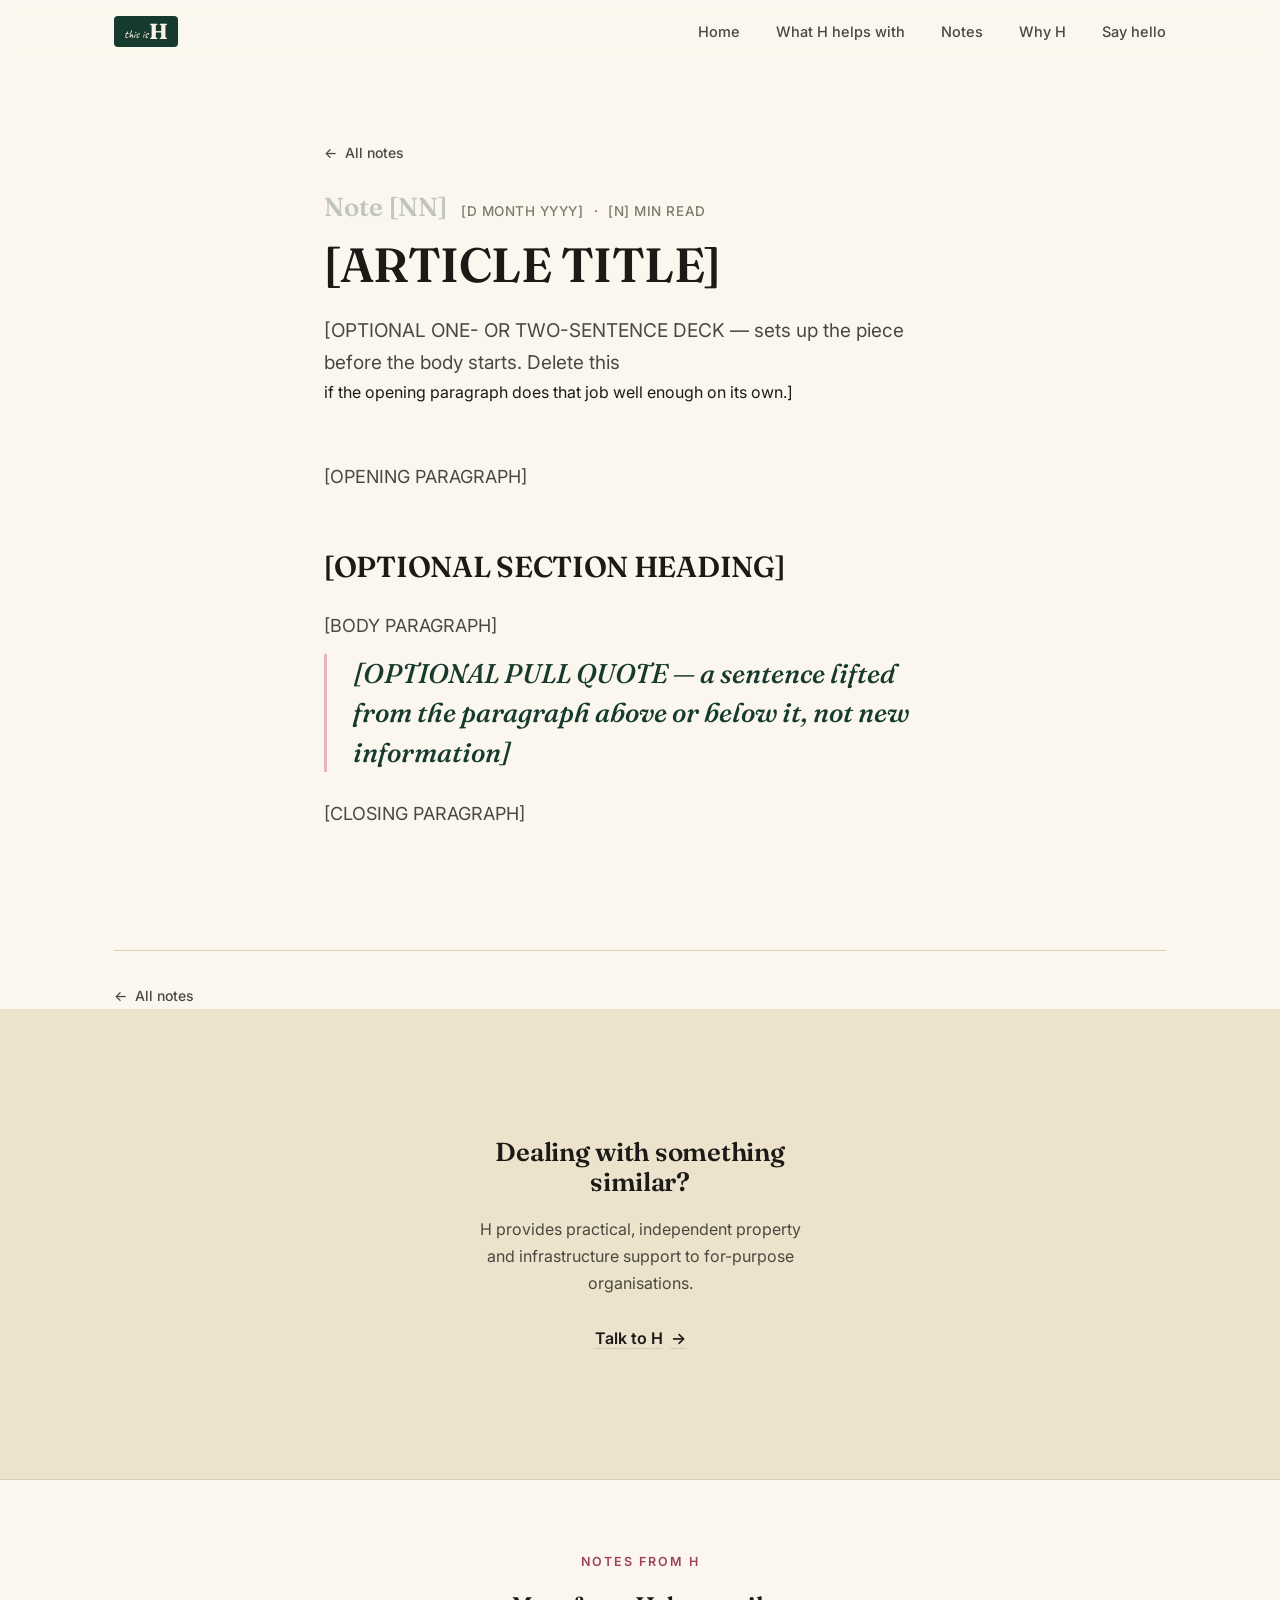
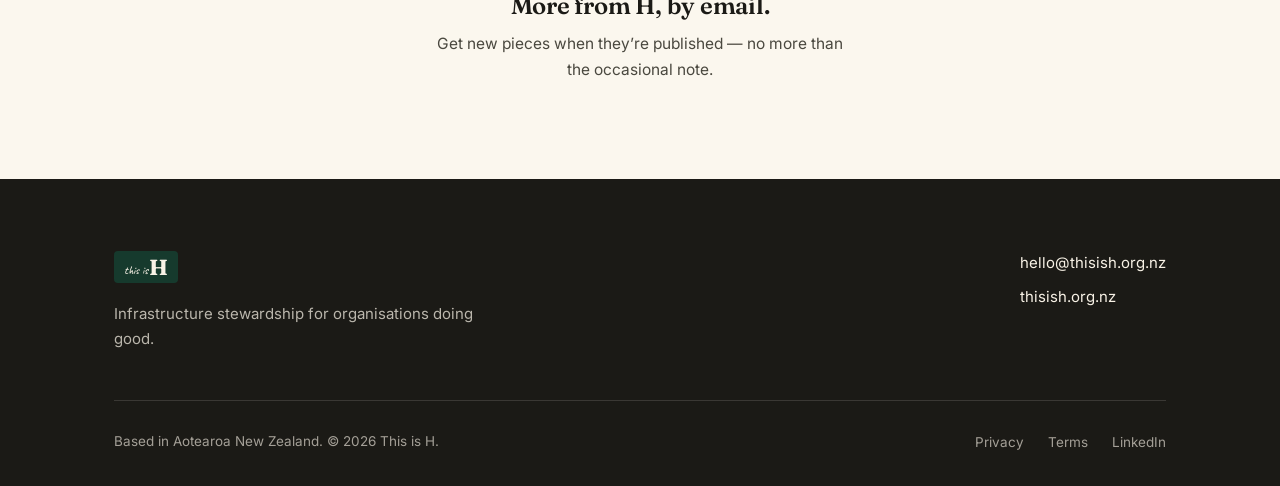
<file: notes/_template/index.html>
<!--
  ARTICLE TEMPLATE — not a published page.

  How to use this:
  1. Copy this whole "_template" folder, rename the copy to your Note's
     slug (lowercase, hyphenated, short — e.g. "lease-review-checklist").
     It must sit directly inside /notes/ — that folder depth, and every
     relative link below, stays correct.
  2. Find-and-replace every [BRACKETED] placeholder below with real content.
  3. Delete the <meta name="robots" content="noindex,nofollow" /> line near
     the top — that's what keeps this template itself out of Google; a real
     Note must NOT have it.
  4. Add an entry for the new piece to notes/index.html (the full archive)
     and, if it's the newest piece, to the homepage teaser in index.html —
     see README section 11 for both snippets.
  5. Make (or duplicate) an OG image at assets/img/og/[slug].svg — see
     assets/img/og/notes-from-h.svg as a starting point, swap the title text.
  6. Update sitemap.xml with the new URL.
  7. Delete this instructional comment block before publishing.
-->
<!DOCTYPE html>
<html lang="en-NZ">
<head>
  <meta charset="UTF-8" />
  <meta name="viewport" content="width=device-width, initial-scale=1.0" />
  <meta name="robots" content="noindex,nofollow" /><!-- DELETE this line when you publish a real Note -->
  <title>[ARTICLE TITLE] | This is H</title>
  <meta name="description" content="[ONE OR TWO SENTENCES — this doubles as the archive excerpt and the search-result description. Aim for 140–160 characters.]" />

  <link rel="canonical" href="https://thisish.org.nz/notes/[SLUG]/" />

  <!-- Favicon -->
  <link rel="icon" type="image/svg+xml" href="../../assets/img/favicon.svg" />

  <!-- Open Graph -->
  <meta property="og:type" content="article" />
  <meta property="og:site_name" content="This is H" />
  <meta property="og:title" content="[ARTICLE TITLE]" />
  <meta property="og:description" content="[SAME OR SIMILAR TO THE META DESCRIPTION ABOVE]" />
  <meta property="og:url" content="https://thisish.org.nz/notes/[SLUG]/" />
  <meta property="og:image" content="https://thisish.org.nz/assets/img/og/[SLUG].svg" />
  <meta property="og:locale" content="en_NZ" />
  <meta property="article:published_time" content="[YYYY-MM-DD]" />
  <meta property="article:section" content="[CATEGORY — e.g. Property, Compliance, Governance, Investment]" />

  <!-- Twitter -->
  <meta name="twitter:card" content="summary_large_image" />
  <meta name="twitter:title" content="[ARTICLE TITLE]" />
  <meta name="twitter:description" content="[SAME OR SIMILAR TO THE META DESCRIPTION ABOVE]" />
  <meta name="twitter:image" content="https://thisish.org.nz/assets/img/og/[SLUG].svg" />

  <meta name="theme-color" content="#1f4d3d" />

  <!-- Fonts: Fraunces (serif display), Inter (body), Caveat (script accent in logo only) -->
  <link rel="preconnect" href="https://fonts.googleapis.com" />
  <link rel="preconnect" href="https://fonts.gstatic.com" crossorigin />
  <link href="https://fonts.googleapis.com/css2?family=Fraunces:opsz,wght@9..144,500;9..144,600;9..144,700&family=Inter:wght@400;500;600&family=Caveat:wght@500;600&display=swap" rel="stylesheet" />

  <link rel="stylesheet" href="../../assets/css/style.css" />

  <!-- Article structured data -->
  <script type="application/ld+json">
  {
    "@context": "https://schema.org",
    "@type": "Article",
    "headline": "[ARTICLE TITLE]",
    "description": "[SAME OR SIMILAR TO THE META DESCRIPTION ABOVE]",
    "datePublished": "[YYYY-MM-DD]",
    "dateModified": "[YYYY-MM-DD]",
    "inLanguage": "en-NZ",
    "articleSection": "[CATEGORY]",
    "url": "https://thisish.org.nz/notes/[SLUG]/",
    "mainEntityOfPage": {
      "@type": "WebPage",
      "@id": "https://thisish.org.nz/notes/[SLUG]/"
    },
    "image": "https://thisish.org.nz/assets/img/og/[SLUG].svg",
    "author": {
      "@type": "Organization",
      "name": "This is H",
      "url": "https://thisish.org.nz/"
    },
    "publisher": {
      "@type": "Organization",
      "name": "This is H",
      "url": "https://thisish.org.nz/"
    }
  }
  </script>
</head>
<body>
  <a class="skip-link" href="#main">Skip to main content</a>

  <!-- HEADER / NAV -->
  <header class="site-header">
    <div class="site-header__inner">
      <a class="logo-mark logo-mark--nav" href="../../" aria-label="This is H — home">
        <span class="logo-mark__script">this is</span><span class="logo-mark__h">H</span>
      </a>

      <div class="site-nav-panel" id="site-nav-panel">
        <ul class="nav-primary">
          <li><a href="../../#home">Home</a></li>
          <li><a href="../../#what-we-do">What H helps with</a></li>
          <li><a href="../">Notes</a></li>
          <li><a href="../../#why-h">Why H</a></li>
          <li><a href="../../#contact">Say hello</a></li>
        </ul>
      </div>

      <button class="nav-toggle" type="button" aria-expanded="false" aria-controls="site-nav-panel" aria-label="Open menu">
        <span></span><span></span><span></span>
      </button>
    </div>
  </header>

  <main id="main">
    <article>

      <!-- ARTICLE HEADER — number, then date (and reading time, and
           category if it has one), then title, then deck. Number is
           permanent for this piece — see README section 11. -->
      <header class="article-header">
        <div class="wrap reveal">
          <a class="back-link" href="../"><span aria-hidden="true">&larr;</span> All notes</a>
          <p class="article-header__kicker">
            <span class="notes-num article-header__num" aria-hidden="true">Note [NN]</span>
            <span class="article-header__kicker-meta">
              <time datetime="[YYYY-MM-DD]">[D Month YYYY]</time>
              <span class="dot" aria-hidden="true">&middot;</span>
              <span>[N] min read</span>
              <!-- Optional third item — delete the two lines below if this piece has no category:
              <span class="dot" aria-hidden="true">&middot;</span>
              <span>[CATEGORY]</span>
              -->
            </span>
          </p>
          <h1>[ARTICLE TITLE]</h1>
          <p class="article-header__deck">[OPTIONAL ONE- OR TWO-SENTENCE DECK — sets up the piece before the body starts. Delete this <p> if the opening paragraph does that job well enough on its own.]</p>
        </div>
      </header>

      <!-- ARTICLE BODY —
           Plain paragraphs (<p>), headings (<h2>, <h3>) and, where it
           earns its place, one <blockquote class="pull-quote"> pulled
           from the surrounding text rather than introducing a new point.
           Keep the whole thing inside .article-prose; don't add cards,
           boxes or images unless the piece genuinely needs one. -->
      <div class="article-body">
        <div class="wrap">
          <div class="article-prose reveal">

            <p>[OPENING PARAGRAPH]</p>

            <h2>[OPTIONAL SECTION HEADING]</h2>

            <p>[BODY PARAGRAPH]</p>

            <blockquote class="pull-quote">[OPTIONAL PULL QUOTE — a sentence lifted from the paragraph above or below it, not new information]</blockquote>

            <p>[CLOSING PARAGRAPH]</p>

          </div>
        </div>
      </div>

      <!-- BACK TO ARCHIVE -->
      <div class="wrap">
        <div class="article-footer-nav">
          <a class="back-link" href="../"><span aria-hidden="true">&larr;</span> All notes</a>
        </div>
      </div>

    </article>
  </main>

  <!-- ARTICLE CTA — keep this as-is; it's the one standard call to action
       every piece ends with. -->
  <section class="article-cta">
    <div class="wrap wrap--narrow article-cta__inner reveal">
      <h2>Dealing with something similar?</h2>
      <p class="lede">H provides practical, independent property and infrastructure support to for-purpose organisations.</p>
      <a class="text-link article-cta__link" href="mailto:hello@thisish.org.nz">Talk to H <span aria-hidden="true">&rarr;</span></a>
    </div>
  </section>

  <!-- SIGNUP — same Kit list/form as the homepage "Notes from H"; leave
       this as-is, it comes standard with every article. Kit remains the
       subscriber + distribution platform, this site remains the
       permanent home of the writing. -->
  <section class="notes-signup notes-signup--compact">
    <div class="wrap notes-signup__inner reveal">
      <p class="eyebrow eyebrow--center">Notes from H</p>
      <h2>More from H, by email.</h2>
      <p class="lede">Get new pieces when they&rsquo;re published &mdash; no more than the occasional note.</p>
      <div class="notes-signup__form">
        <script async data-uid="7c95191513" src="https://h-102.kit.com/7c95191513/index.js"></script>
      </div>
    </div>
  </section>

  <!-- FOOTER -->
  <footer class="site-footer">
    <div class="wrap">
      <div class="footer-top">
        <div class="footer-brand">
          <a class="logo-mark logo-mark--footer" href="../../" aria-label="This is H — home">
            <span class="logo-mark__script">this is</span><span class="logo-mark__h">H</span>
          </a>
          <p>Infrastructure stewardship for organisations doing good.</p>
        </div>
        <div class="footer-contact">
          <a href="mailto:hello@thisish.org.nz">hello@thisish.org.nz</a>
          <a href="https://thisish.org.nz">thisish.org.nz</a>
        </div>
      </div>

      <div class="footer-bottom">
        <p class="footer-note">Based in Aotearoa New Zealand. &copy; <span id="current-year">2026</span> This is H.</p>
        <ul class="footer-legal">
          <li><a href="#" aria-label="Privacy policy (placeholder)">Privacy</a></li>
          <li><a href="#" aria-label="Terms of use (placeholder)">Terms</a></li>
          <li><a href="#" aria-label="This is H on LinkedIn (placeholder)">LinkedIn</a></li>
        </ul>
      </div>
    </div>
  </footer>

  <script src="../../assets/js/main.js"></script>
</body>
</html>
</file>
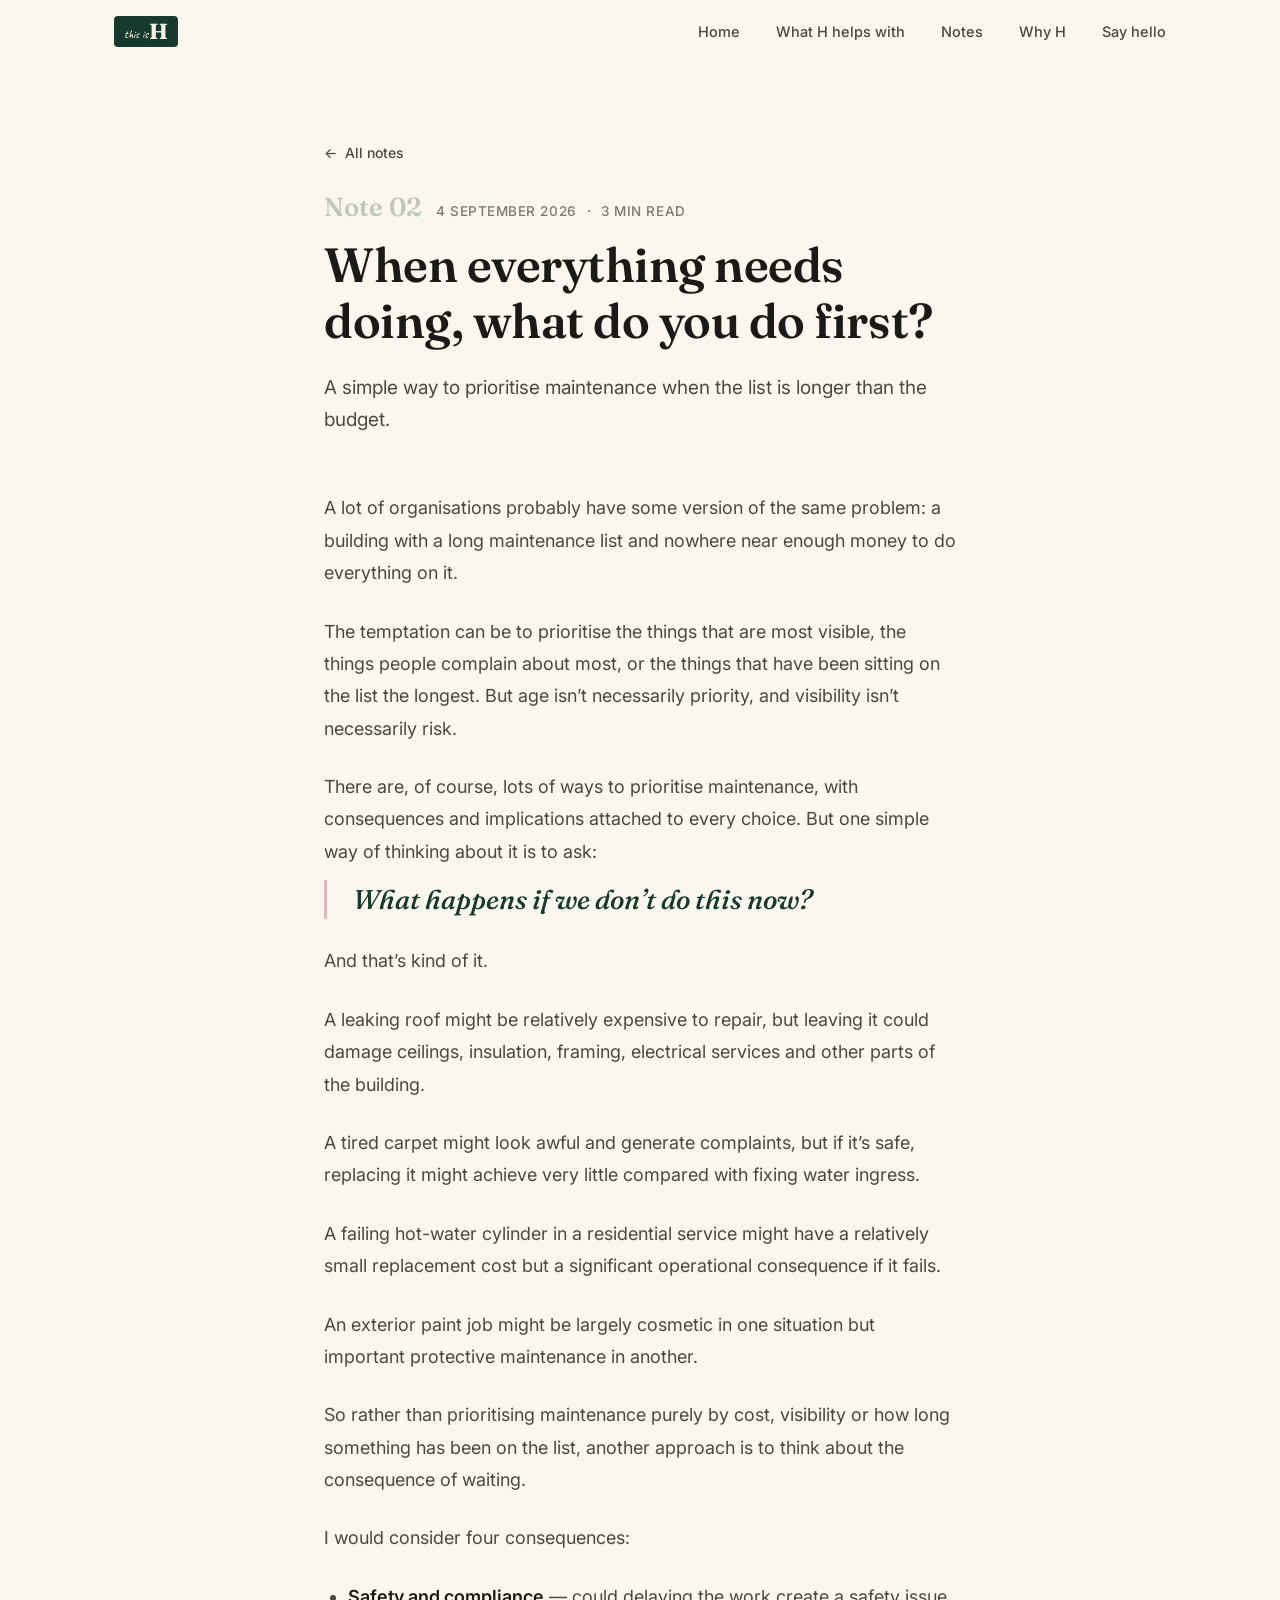
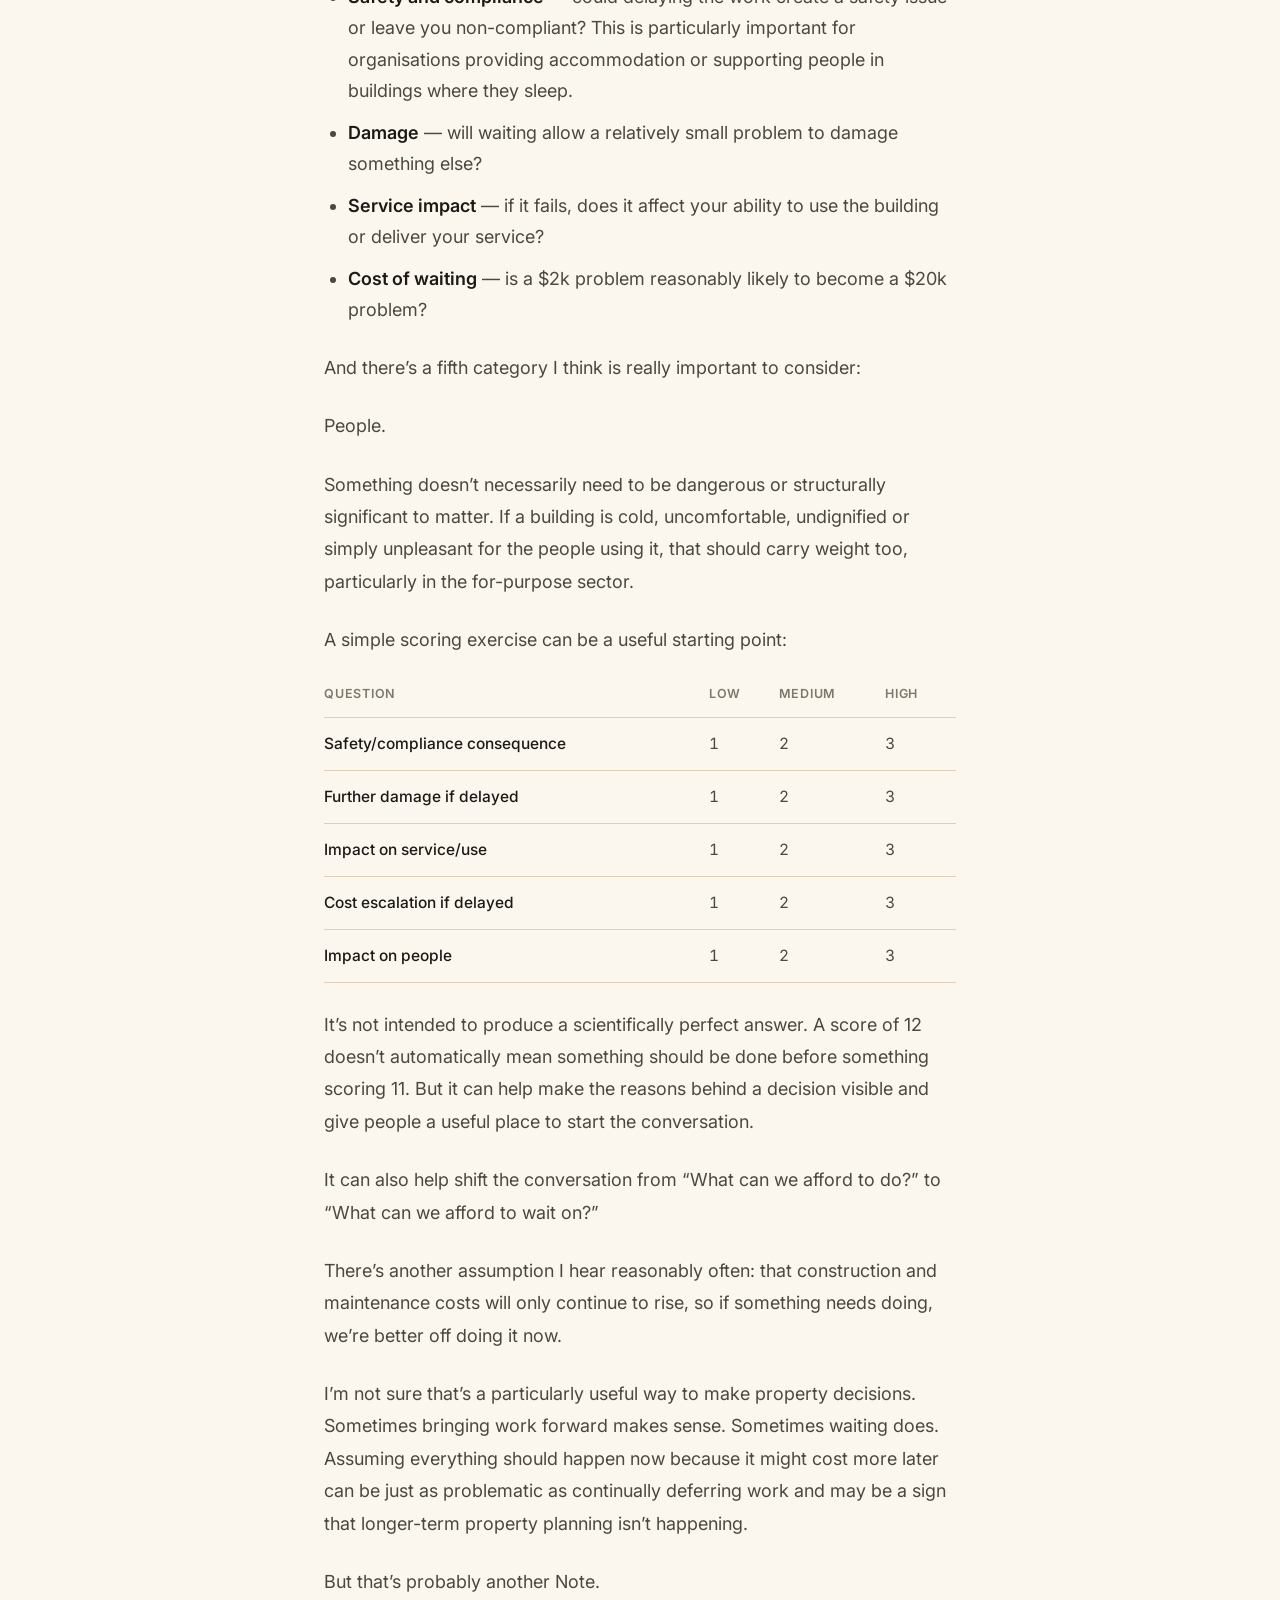
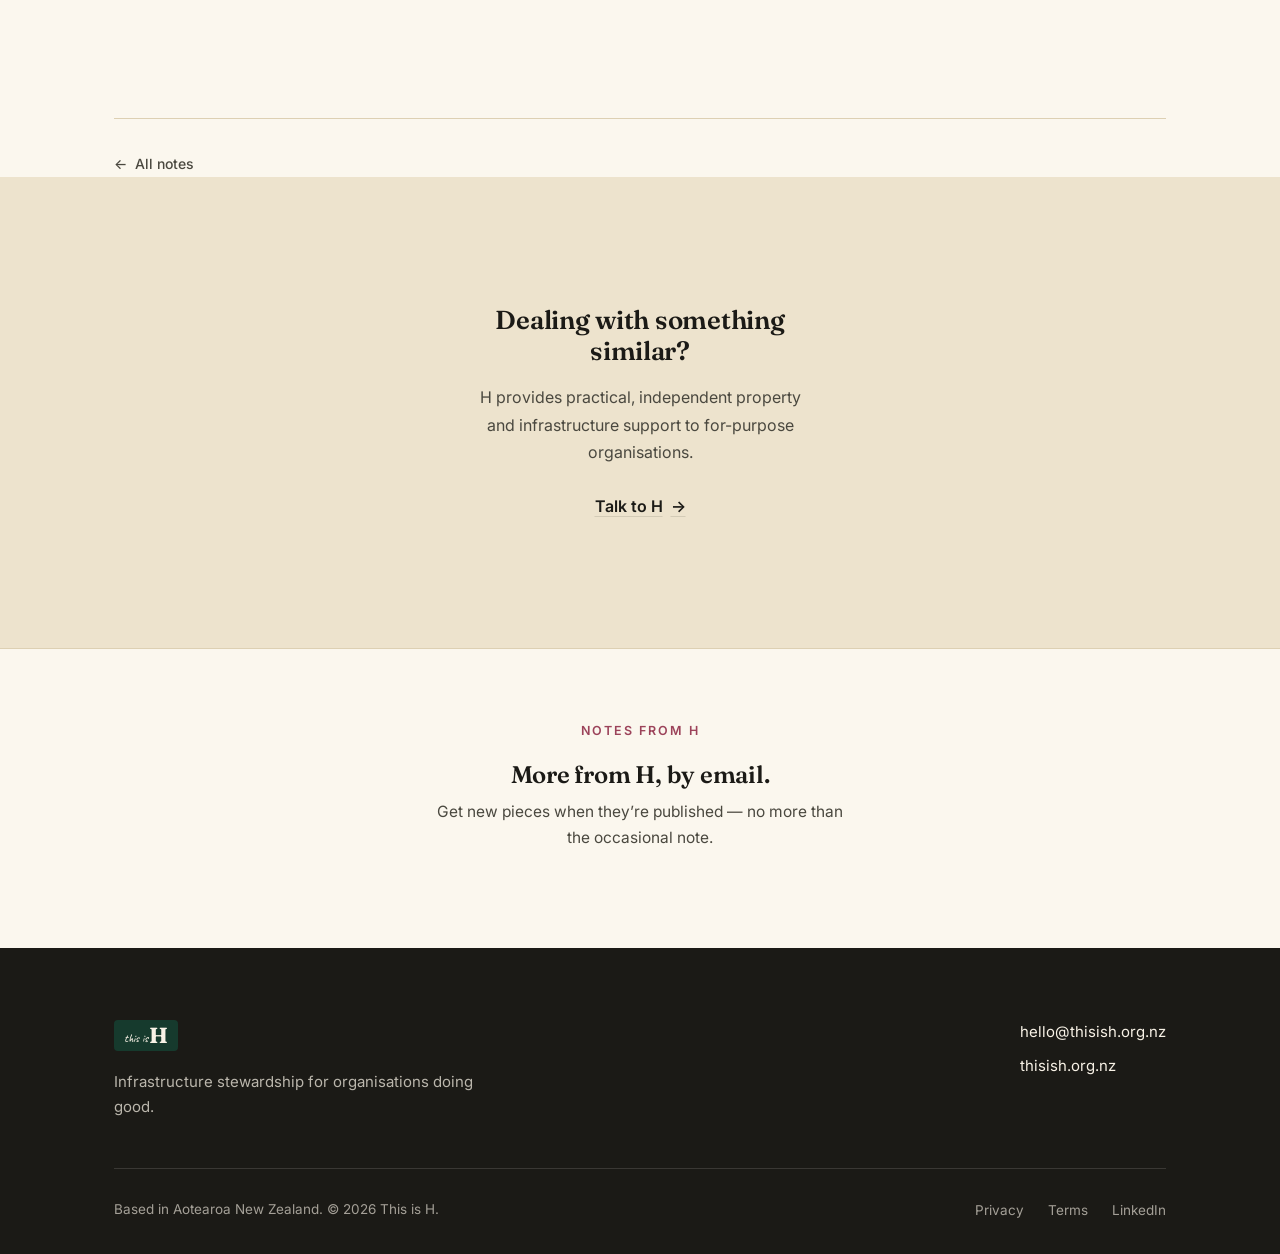
<file: notes/prioritising-maintenance/index.html>
<!DOCTYPE html>
<html lang="en-NZ">
<head>
  <meta charset="UTF-8" />
  <meta name="viewport" content="width=device-width, initial-scale=1.0" />
  <title>When everything needs doing, what do you do first? | This is H</title>
  <meta name="description" content="A simple way to prioritise maintenance when the list is longer than the budget." />

  <link rel="canonical" href="https://thisish.org.nz/notes/prioritising-maintenance/" />

  <!-- Favicon -->
  <link rel="icon" type="image/svg+xml" href="../../assets/img/favicon.svg" />

  <!-- Open Graph -->
  <meta property="og:type" content="article" />
  <meta property="og:site_name" content="This is H" />
  <meta property="og:title" content="When everything needs doing, what do you do first?" />
  <meta property="og:description" content="A simple way to prioritise maintenance when the list is longer than the budget." />
  <meta property="og:url" content="https://thisish.org.nz/notes/prioritising-maintenance/" />
  <meta property="og:image" content="https://thisish.org.nz/assets/img/og/prioritising-maintenance.svg" />
  <meta property="og:locale" content="en_NZ" />
  <meta property="article:published_time" content="2026-09-04" />

  <!-- Twitter -->
  <meta name="twitter:card" content="summary_large_image" />
  <meta name="twitter:title" content="When everything needs doing, what do you do first?" />
  <meta name="twitter:description" content="A simple way to prioritise maintenance when the list is longer than the budget." />
  <meta name="twitter:image" content="https://thisish.org.nz/assets/img/og/prioritising-maintenance.svg" />

  <meta name="theme-color" content="#1f4d3d" />

  <!-- Fonts: Fraunces (serif display), Inter (body), Caveat (script accent in logo only) -->
  <link rel="preconnect" href="https://fonts.googleapis.com" />
  <link rel="preconnect" href="https://fonts.gstatic.com" crossorigin />
  <link href="https://fonts.googleapis.com/css2?family=Fraunces:opsz,wght@9..144,500;9..144,600;9..144,700&family=Inter:wght@400;500;600&family=Caveat:wght@500;600&display=swap" rel="stylesheet" />

  <link rel="stylesheet" href="../../assets/css/style.css" />

  <!-- Article structured data -->
  <script type="application/ld+json">
  {
    "@context": "https://schema.org",
    "@type": "Article",
    "headline": "When everything needs doing, what do you do first?",
    "description": "A simple way to prioritise maintenance when the list is longer than the budget.",
    "datePublished": "2026-09-04",
    "dateModified": "2026-09-04",
    "inLanguage": "en-NZ",
    "url": "https://thisish.org.nz/notes/prioritising-maintenance/",
    "mainEntityOfPage": {
      "@type": "WebPage",
      "@id": "https://thisish.org.nz/notes/prioritising-maintenance/"
    },
    "image": "https://thisish.org.nz/assets/img/og/prioritising-maintenance.svg",
    "author": {
      "@type": "Organization",
      "name": "This is H",
      "url": "https://thisish.org.nz/"
    },
    "publisher": {
      "@type": "Organization",
      "name": "This is H",
      "url": "https://thisish.org.nz/"
    }
  }
  </script>
</head>
<body>
  <a class="skip-link" href="#main">Skip to main content</a>

  <!-- HEADER / NAV -->
  <header class="site-header">
    <div class="site-header__inner">
      <a class="logo-mark logo-mark--nav" href="../../" aria-label="This is H — home">
        <span class="logo-mark__script">this is</span><span class="logo-mark__h">H</span>
      </a>

      <div class="site-nav-panel" id="site-nav-panel">
        <ul class="nav-primary">
          <li><a href="../../#home">Home</a></li>
          <li><a href="../../#what-we-do">What H helps with</a></li>
          <li><a href="../">Notes</a></li>
          <li><a href="../../#why-h">Why H</a></li>
          <li><a href="../../#contact">Say hello</a></li>
        </ul>
      </div>

      <button class="nav-toggle" type="button" aria-expanded="false" aria-controls="site-nav-panel" aria-label="Open menu">
        <span></span><span></span><span></span>
      </button>
    </div>
  </header>

  <main id="main">
    <article>

      <!-- ARTICLE HEADER -->
      <header class="article-header">
        <div class="wrap reveal">
          <a class="back-link" href="../"><span aria-hidden="true">&larr;</span> All notes</a>
          <p class="article-header__kicker">
            <span class="notes-num article-header__num" aria-hidden="true">Note 02</span>
            <span class="article-header__kicker-meta">
              <time datetime="2026-09-04">4 September 2026</time>
              <span class="dot" aria-hidden="true">&middot;</span>
              <span>3 min read</span>
            </span>
          </p>
          <h1>When everything needs doing, what do you do first?</h1>
          <p class="article-header__deck">A simple way to prioritise maintenance when the list is longer than the budget.</p>
        </div>
      </header>

      <!-- ARTICLE BODY -->
      <div class="article-body">
        <div class="wrap">
          <div class="article-prose reveal">

            <p>A lot of organisations probably have some version of the same problem: a building with a long maintenance list and nowhere near enough money to do everything on it.</p>

            <p>The temptation can be to prioritise the things that are most visible, the things people complain about most, or the things that have been sitting on the list the longest. But age isn&rsquo;t necessarily priority, and visibility isn&rsquo;t necessarily risk.</p>

            <p>There are, of course, lots of ways to prioritise maintenance, with consequences and implications attached to every choice. But one simple way of thinking about it is to ask:</p>

            <blockquote class="pull-quote">What happens if we don&rsquo;t do this now?</blockquote>

            <p>And that&rsquo;s kind of it.</p>

            <p>A leaking roof might be relatively expensive to repair, but leaving it could damage ceilings, insulation, framing, electrical services and other parts of the building.</p>

            <p>A tired carpet might look awful and generate complaints, but if it&rsquo;s safe, replacing it might achieve very little compared with fixing water ingress.</p>

            <p>A failing hot-water cylinder in a residential service might have a relatively small replacement cost but a significant operational consequence if it fails.</p>

            <p>An exterior paint job might be largely cosmetic in one situation but important protective maintenance in another.</p>

            <p>So rather than prioritising maintenance purely by cost, visibility or how long something has been on the list, another approach is to think about the consequence of waiting.</p>

            <p>I would consider four consequences:</p>

            <ul>
              <li><strong>Safety and compliance</strong> &mdash; could delaying the work create a safety issue or leave you non-compliant? This is particularly important for organisations providing accommodation or supporting people in buildings where they sleep.</li>
              <li><strong>Damage</strong> &mdash; will waiting allow a relatively small problem to damage something else?</li>
              <li><strong>Service impact</strong> &mdash; if it fails, does it affect your ability to use the building or deliver your service?</li>
              <li><strong>Cost of waiting</strong> &mdash; is a $2k problem reasonably likely to become a $20k problem?</li>
            </ul>

            <p>And there&rsquo;s a fifth category I think is really important to consider:</p>

            <p>People.</p>

            <p>Something doesn&rsquo;t necessarily need to be dangerous or structurally significant to matter. If a building is cold, uncomfortable, undignified or simply unpleasant for the people using it, that should carry weight too, particularly in the for-purpose sector.</p>

            <p>A simple scoring exercise can be a useful starting point:</p>

            <div class="article-table-wrap">
              <table class="score-table">
                <thead>
                  <tr>
                    <th scope="col">Question</th>
                    <th scope="col">Low</th>
                    <th scope="col">Medium</th>
                    <th scope="col">High</th>
                  </tr>
                </thead>
                <tbody>
                  <tr>
                    <th scope="row">Safety/compliance consequence</th>
                    <td>1</td>
                    <td>2</td>
                    <td>3</td>
                  </tr>
                  <tr>
                    <th scope="row">Further damage if delayed</th>
                    <td>1</td>
                    <td>2</td>
                    <td>3</td>
                  </tr>
                  <tr>
                    <th scope="row">Impact on service/use</th>
                    <td>1</td>
                    <td>2</td>
                    <td>3</td>
                  </tr>
                  <tr>
                    <th scope="row">Cost escalation if delayed</th>
                    <td>1</td>
                    <td>2</td>
                    <td>3</td>
                  </tr>
                  <tr>
                    <th scope="row">Impact on people</th>
                    <td>1</td>
                    <td>2</td>
                    <td>3</td>
                  </tr>
                </tbody>
              </table>
            </div>

            <p>It&rsquo;s not intended to produce a scientifically perfect answer. A score of 12 doesn&rsquo;t automatically mean something should be done before something scoring 11. But it can help make the reasons behind a decision visible and give people a useful place to start the conversation.</p>

            <p>It can also help shift the conversation from &ldquo;What can we afford to do?&rdquo; to &ldquo;What can we afford to wait on?&rdquo;</p>

            <p>There&rsquo;s another assumption I hear reasonably often: that construction and maintenance costs will only continue to rise, so if something needs doing, we&rsquo;re better off doing it now.</p>

            <p>I&rsquo;m not sure that&rsquo;s a particularly useful way to make property decisions. Sometimes bringing work forward makes sense. Sometimes waiting does. Assuming everything should happen now because it might cost more later can be just as problematic as continually deferring work and may be a sign that longer-term property planning isn&rsquo;t happening.</p>

            <p>But that&rsquo;s probably another Note.</p>

          </div>
        </div>
      </div>

      <!-- BACK TO ARCHIVE -->
      <div class="wrap">
        <div class="article-footer-nav">
          <a class="back-link" href="../"><span aria-hidden="true">&larr;</span> All notes</a>
        </div>
      </div>

    </article>
  </main>

  <!-- ARTICLE CTA -->
  <section class="article-cta">
    <div class="wrap wrap--narrow article-cta__inner reveal">
      <h2>Dealing with something similar?</h2>
      <p class="lede">H provides practical, independent property and infrastructure support to for-purpose organisations.</p>
      <a class="text-link article-cta__link" href="mailto:hello@thisish.org.nz">Talk to H <span aria-hidden="true">&rarr;</span></a>
    </div>
  </section>

  <!-- SIGNUP — same Kit list/form as the homepage "Notes from H" -->
  <section class="notes-signup notes-signup--compact">
    <div class="wrap notes-signup__inner reveal">
      <p class="eyebrow eyebrow--center">Notes from H</p>
      <h2>More from H, by email.</h2>
      <p class="lede">Get new pieces when they&rsquo;re published &mdash; no more than the occasional note.</p>
      <div class="notes-signup__form">
        <script async data-uid="7c95191513" src="https://h-102.kit.com/7c95191513/index.js"></script>
      </div>
    </div>
  </section>

  <!-- FOOTER -->
  <footer class="site-footer">
    <div class="wrap">
      <div class="footer-top">
        <div class="footer-brand">
          <a class="logo-mark logo-mark--footer" href="../../" aria-label="This is H — home">
            <span class="logo-mark__script">this is</span><span class="logo-mark__h">H</span>
          </a>
          <p>Infrastructure stewardship for organisations doing good.</p>
        </div>
        <div class="footer-contact">
          <a href="mailto:hello@thisish.org.nz">hello@thisish.org.nz</a>
          <a href="https://thisish.org.nz">thisish.org.nz</a>
        </div>
      </div>

      <div class="footer-bottom">
        <p class="footer-note">Based in Aotearoa New Zealand. &copy; <span id="current-year">2026</span> This is H.</p>
        <ul class="footer-legal">
          <li><a href="#" aria-label="Privacy policy (placeholder)">Privacy</a></li>
          <li><a href="#" aria-label="Terms of use (placeholder)">Terms</a></li>
          <li><a href="#" aria-label="This is H on LinkedIn (placeholder)">LinkedIn</a></li>
        </ul>
      </div>
    </div>
  </footer>

  <script src="../../assets/js/main.js"></script>
</body>
</html>
</file>
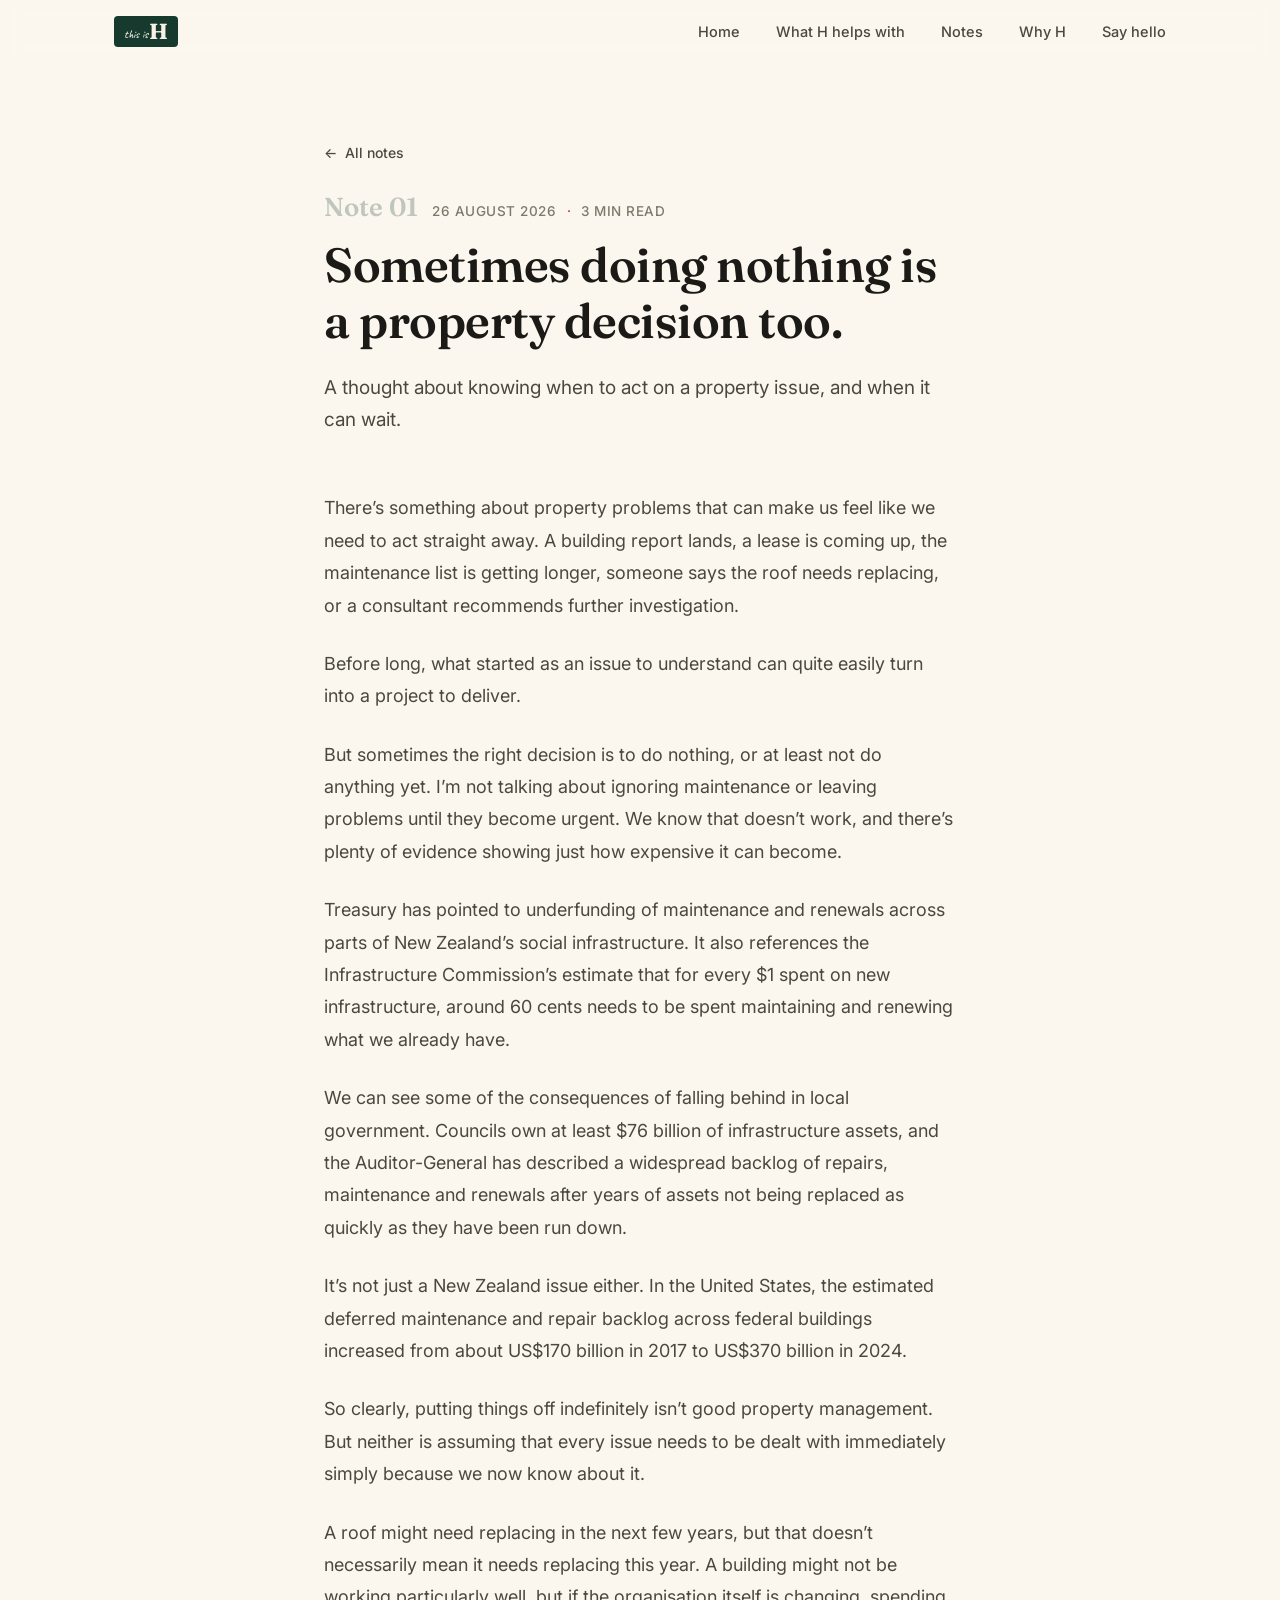
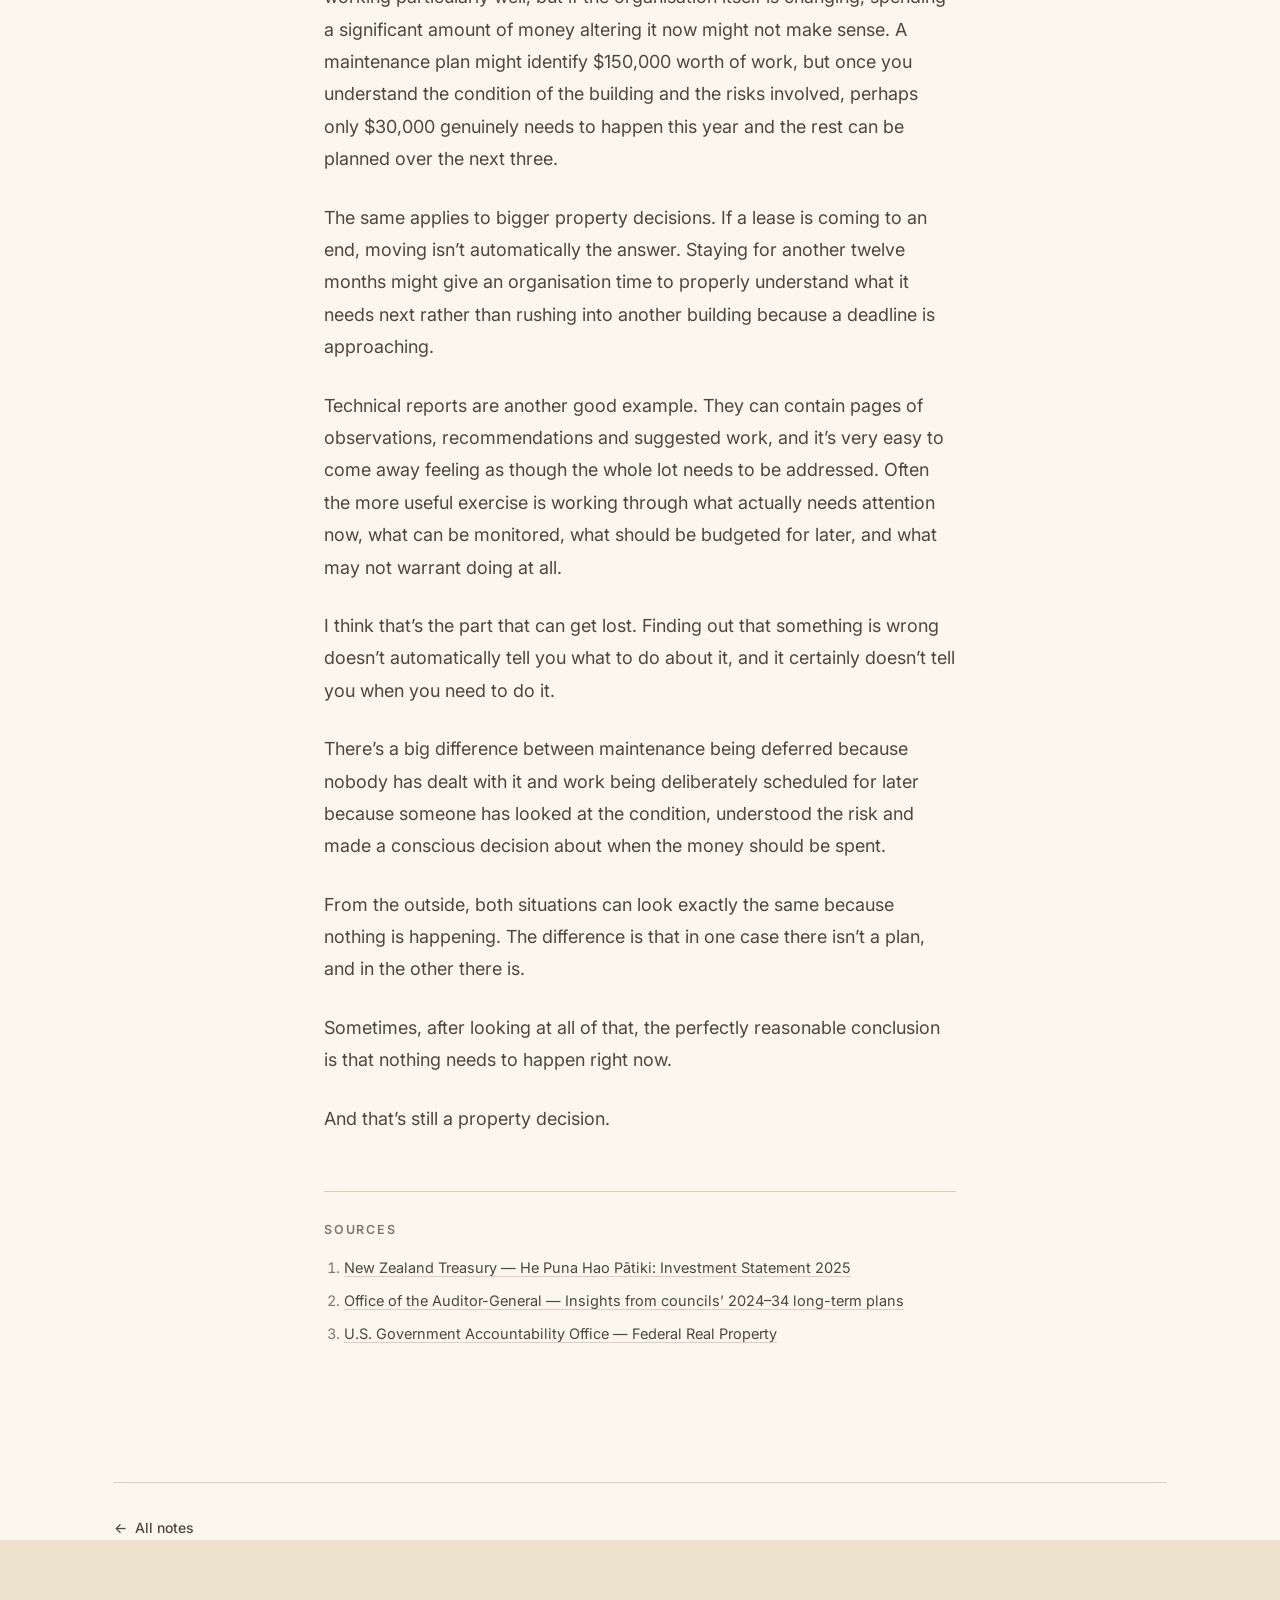
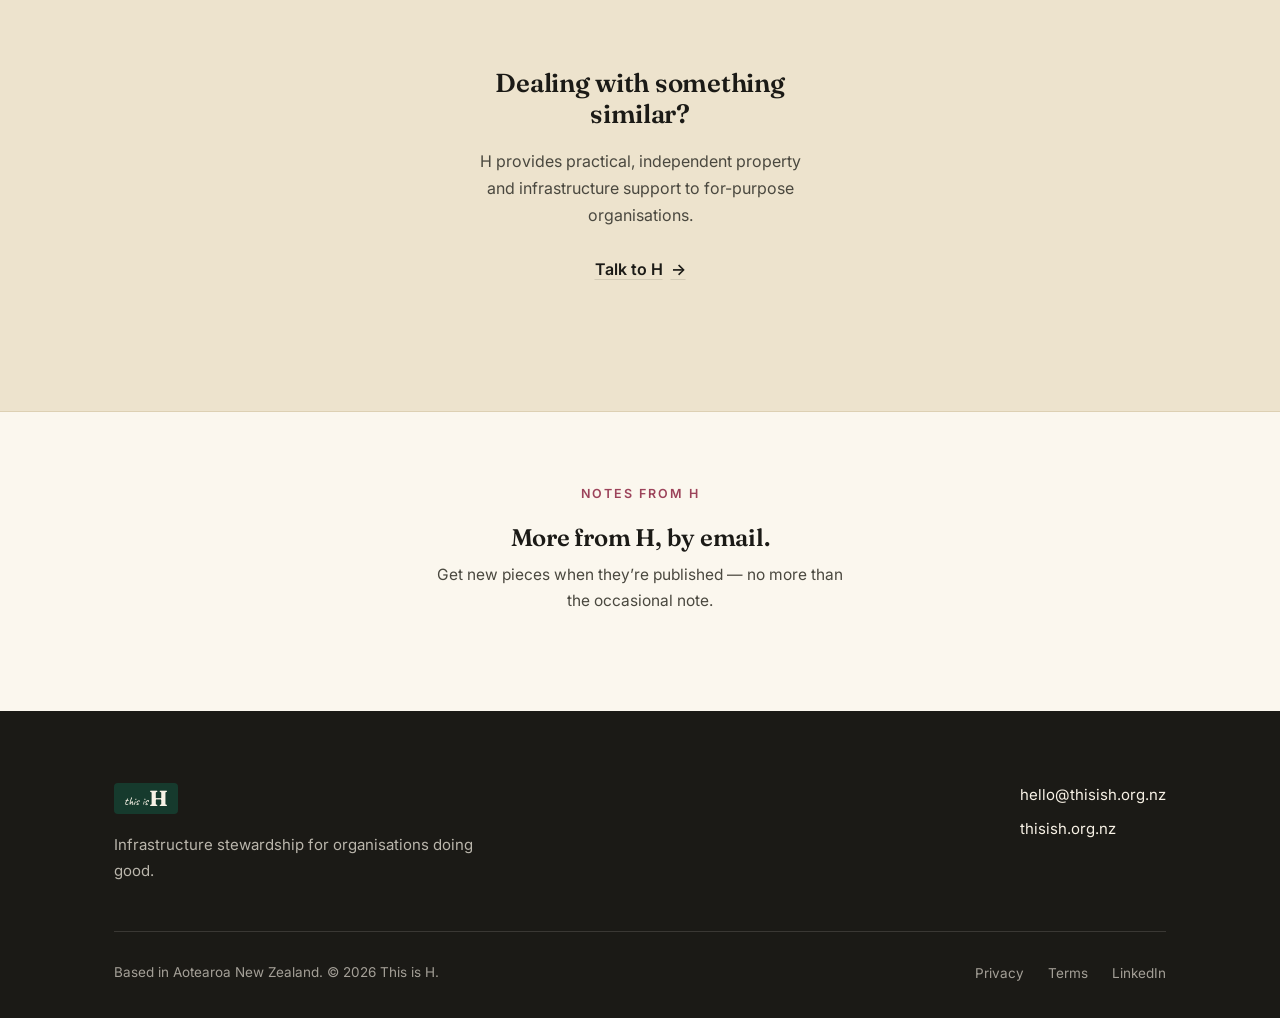
<file: notes/sometimes-doing-nothing-is-a-property-decision-too/index.html>
<!DOCTYPE html>
<html lang="en-NZ">
<head>
  <meta charset="UTF-8" />
  <meta name="viewport" content="width=device-width, initial-scale=1.0" />
  <title>Sometimes doing nothing is a property decision too. | This is H</title>
  <meta name="description" content="A thought about knowing when to act on a property issue, and when it can wait." />

  <link rel="canonical" href="https://thisish.org.nz/notes/sometimes-doing-nothing-is-a-property-decision-too/" />

  <!-- Favicon -->
  <link rel="icon" type="image/svg+xml" href="../../assets/img/favicon.svg" />

  <!-- Open Graph -->
  <meta property="og:type" content="article" />
  <meta property="og:site_name" content="This is H" />
  <meta property="og:title" content="Sometimes doing nothing is a property decision too." />
  <meta property="og:description" content="A thought about knowing when to act on a property issue, and when it can wait." />
  <meta property="og:url" content="https://thisish.org.nz/notes/sometimes-doing-nothing-is-a-property-decision-too/" />
  <meta property="og:image" content="https://thisish.org.nz/assets/img/og/sometimes-doing-nothing-is-a-property-decision-too.svg" />
  <meta property="og:locale" content="en_NZ" />
  <meta property="article:published_time" content="2026-08-26" />

  <!-- Twitter -->
  <meta name="twitter:card" content="summary_large_image" />
  <meta name="twitter:title" content="Sometimes doing nothing is a property decision too." />
  <meta name="twitter:description" content="A thought about knowing when to act on a property issue, and when it can wait." />
  <meta name="twitter:image" content="https://thisish.org.nz/assets/img/og/sometimes-doing-nothing-is-a-property-decision-too.svg" />

  <meta name="theme-color" content="#1f4d3d" />

  <!-- Fonts: Fraunces (serif display), Inter (body), Caveat (script accent in logo only) -->
  <link rel="preconnect" href="https://fonts.googleapis.com" />
  <link rel="preconnect" href="https://fonts.gstatic.com" crossorigin />
  <link href="https://fonts.googleapis.com/css2?family=Fraunces:opsz,wght@9..144,500;9..144,600;9..144,700&family=Inter:wght@400;500;600&family=Caveat:wght@500;600&display=swap" rel="stylesheet" />

  <link rel="stylesheet" href="../../assets/css/style.css" />

  <!-- Article structured data -->
  <script type="application/ld+json">
  {
    "@context": "https://schema.org",
    "@type": "Article",
    "headline": "Sometimes doing nothing is a property decision too.",
    "description": "A thought about knowing when to act on a property issue, and when it can wait.",
    "datePublished": "2026-08-26",
    "dateModified": "2026-08-26",
    "inLanguage": "en-NZ",
    "url": "https://thisish.org.nz/notes/sometimes-doing-nothing-is-a-property-decision-too/",
    "mainEntityOfPage": {
      "@type": "WebPage",
      "@id": "https://thisish.org.nz/notes/sometimes-doing-nothing-is-a-property-decision-too/"
    },
    "image": "https://thisish.org.nz/assets/img/og/sometimes-doing-nothing-is-a-property-decision-too.svg",
    "author": {
      "@type": "Organization",
      "name": "This is H",
      "url": "https://thisish.org.nz/"
    },
    "publisher": {
      "@type": "Organization",
      "name": "This is H",
      "url": "https://thisish.org.nz/"
    }
  }
  </script>
</head>
<body>
  <a class="skip-link" href="#main">Skip to main content</a>

  <!-- HEADER / NAV -->
  <header class="site-header">
    <div class="site-header__inner">
      <a class="logo-mark logo-mark--nav" href="../../" aria-label="This is H — home">
        <span class="logo-mark__script">this is</span><span class="logo-mark__h">H</span>
      </a>

      <div class="site-nav-panel" id="site-nav-panel">
        <ul class="nav-primary">
          <li><a href="../../#home">Home</a></li>
          <li><a href="../../#what-we-do">What H helps with</a></li>
          <li><a href="../">Notes</a></li>
          <li><a href="../../#why-h">Why H</a></li>
          <li><a href="../../#contact">Say hello</a></li>
        </ul>
      </div>

      <button class="nav-toggle" type="button" aria-expanded="false" aria-controls="site-nav-panel" aria-label="Open menu">
        <span></span><span></span><span></span>
      </button>
    </div>
  </header>

  <main id="main">
    <article>

      <!-- ARTICLE HEADER -->
      <header class="article-header">
        <div class="wrap reveal">
          <a class="back-link" href="../"><span aria-hidden="true">&larr;</span> All notes</a>
          <p class="article-header__kicker">
            <span class="notes-num article-header__num" aria-hidden="true">Note 01</span>
            <span class="article-header__kicker-meta">
              <time datetime="2026-08-26">26 August 2026</time>
              <span class="dot" aria-hidden="true">&middot;</span>
              <span>3 min read</span>
            </span>
          </p>
          <h1>Sometimes doing nothing is a property decision too.</h1>
          <p class="article-header__deck">A thought about knowing when to act on a property issue, and when it can wait.</p>
        </div>
      </header>

      <!-- ARTICLE BODY -->
      <div class="article-body">
        <div class="wrap">
          <div class="article-prose reveal">

            <p>There&rsquo;s something about property problems that can make us feel like we need to act straight away. A building report lands, a lease is coming up, the maintenance list is getting longer, someone says the roof needs replacing, or a consultant recommends further investigation.</p>

            <p>Before long, what started as an issue to understand can quite easily turn into a project to deliver.</p>

            <p>But sometimes the right decision is to do nothing, or at least not do anything yet. I&rsquo;m not talking about ignoring maintenance or leaving problems until they become urgent. We know that doesn&rsquo;t work, and there&rsquo;s plenty of evidence showing just how expensive it can become.</p>

            <p>Treasury has pointed to underfunding of maintenance and renewals across parts of New Zealand&rsquo;s social infrastructure. It also references the Infrastructure Commission&rsquo;s estimate that for every $1 spent on new infrastructure, around 60 cents needs to be spent maintaining and renewing what we already have.</p>

            <p>We can see some of the consequences of falling behind in local government. Councils own at least $76 billion of infrastructure assets, and the Auditor-General has described a widespread backlog of repairs, maintenance and renewals after years of assets not being replaced as quickly as they have been run down.</p>

            <p>It&rsquo;s not just a New Zealand issue either. In the United States, the estimated deferred maintenance and repair backlog across federal buildings increased from about US$170 billion in 2017 to US$370 billion in 2024.</p>

            <p>So clearly, putting things off indefinitely isn&rsquo;t good property management. But neither is assuming that every issue needs to be dealt with immediately simply because we now know about it.</p>

            <p>A roof might need replacing in the next few years, but that doesn&rsquo;t necessarily mean it needs replacing this year. A building might not be working particularly well, but if the organisation itself is changing, spending a significant amount of money altering it now might not make sense. A maintenance plan might identify $150,000 worth of work, but once you understand the condition of the building and the risks involved, perhaps only $30,000 genuinely needs to happen this year and the rest can be planned over the next three.</p>

            <p>The same applies to bigger property decisions. If a lease is coming to an end, moving isn&rsquo;t automatically the answer. Staying for another twelve months might give an organisation time to properly understand what it needs next rather than rushing into another building because a deadline is approaching.</p>

            <p>Technical reports are another good example. They can contain pages of observations, recommendations and suggested work, and it&rsquo;s very easy to come away feeling as though the whole lot needs to be addressed. Often the more useful exercise is working through what actually needs attention now, what can be monitored, what should be budgeted for later, and what may not warrant doing at all.</p>

            <p>I think that&rsquo;s the part that can get lost. Finding out that something is wrong doesn&rsquo;t automatically tell you what to do about it, and it certainly doesn&rsquo;t tell you when you need to do it.</p>

            <p>There&rsquo;s a big difference between maintenance being deferred because nobody has dealt with it and work being deliberately scheduled for later because someone has looked at the condition, understood the risk and made a conscious decision about when the money should be spent.</p>

            <p>From the outside, both situations can look exactly the same because nothing is happening. The difference is that in one case there isn&rsquo;t a plan, and in the other there is.</p>

            <p>Sometimes, after looking at all of that, the perfectly reasonable conclusion is that nothing needs to happen right now.</p>

            <p>And that&rsquo;s still a property decision.</p>

          </div>

          <div class="article-sources reveal">
            <p class="article-sources__label">Sources</p>
            <ol class="article-sources__list">
              <li><a href="https://www.treasury.govt.nz/publications/investment-statement/he-puna-hao-patiki-investment-statement-2025">New Zealand Treasury &mdash; He Puna Hao P&#257;tiki: Investment Statement 2025</a></li>
              <li><a href="https://oag.parliament.nz/2025/long-term-plans">Office of the Auditor-General &mdash; Insights from councils&rsquo; 2024&ndash;34 long-term plans</a></li>
              <li><a href="https://www.gao.gov/highrisk/managing_federal_property">U.S. Government Accountability Office &mdash; Federal Real Property</a></li>
            </ol>
          </div>
        </div>
      </div>

      <!-- BACK TO ARCHIVE -->
      <div class="wrap">
        <div class="article-footer-nav">
          <a class="back-link" href="../"><span aria-hidden="true">&larr;</span> All notes</a>
        </div>
      </div>

    </article>
  </main>

  <!-- ARTICLE CTA -->
  <section class="article-cta">
    <div class="wrap wrap--narrow article-cta__inner reveal">
      <h2>Dealing with something similar?</h2>
      <p class="lede">H provides practical, independent property and infrastructure support to for-purpose organisations.</p>
      <a class="text-link article-cta__link" href="mailto:hello@thisish.org.nz">Talk to H <span aria-hidden="true">&rarr;</span></a>
    </div>
  </section>

  <!-- SIGNUP — same Kit list/form as the homepage "Notes from H" -->
  <section class="notes-signup notes-signup--compact">
    <div class="wrap notes-signup__inner reveal">
      <p class="eyebrow eyebrow--center">Notes from H</p>
      <h2>More from H, by email.</h2>
      <p class="lede">Get new pieces when they&rsquo;re published &mdash; no more than the occasional note.</p>
      <div class="notes-signup__form">
        <script async data-uid="7c95191513" src="https://h-102.kit.com/7c95191513/index.js"></script>
      </div>
    </div>
  </section>

  <!-- FOOTER -->
  <footer class="site-footer">
    <div class="wrap">
      <div class="footer-top">
        <div class="footer-brand">
          <a class="logo-mark logo-mark--footer" href="../../" aria-label="This is H — home">
            <span class="logo-mark__script">this is</span><span class="logo-mark__h">H</span>
          </a>
          <p>Infrastructure stewardship for organisations doing good.</p>
        </div>
        <div class="footer-contact">
          <a href="mailto:hello@thisish.org.nz">hello@thisish.org.nz</a>
          <a href="https://thisish.org.nz">thisish.org.nz</a>
        </div>
      </div>

      <div class="footer-bottom">
        <p class="footer-note">Based in Aotearoa New Zealand. &copy; <span id="current-year">2026</span> This is H.</p>
        <ul class="footer-legal">
          <li><a href="#" aria-label="Privacy policy (placeholder)">Privacy</a></li>
          <li><a href="#" aria-label="Terms of use (placeholder)">Terms</a></li>
          <li><a href="#" aria-label="This is H on LinkedIn (placeholder)">LinkedIn</a></li>
        </ul>
      </div>
    </div>
  </footer>

  <script src="../../assets/js/main.js"></script>
</body>
</html>
</file>
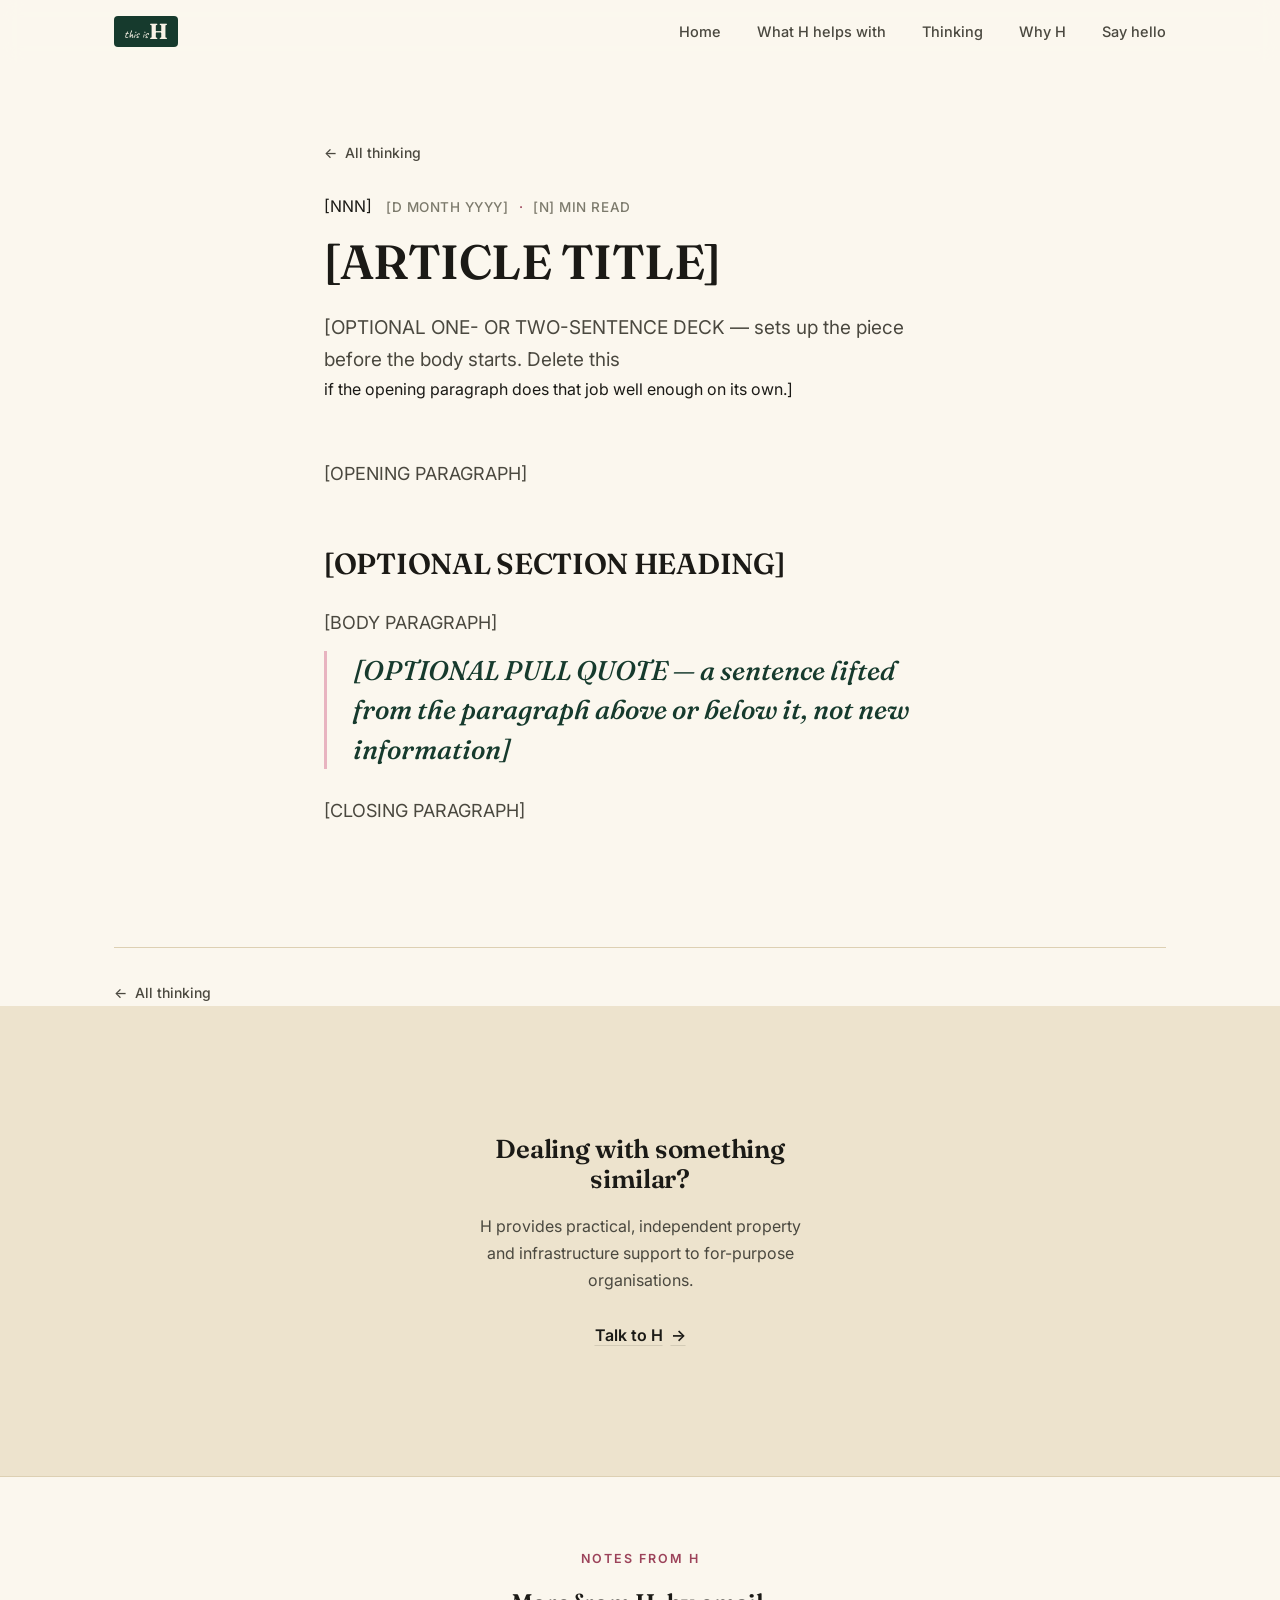
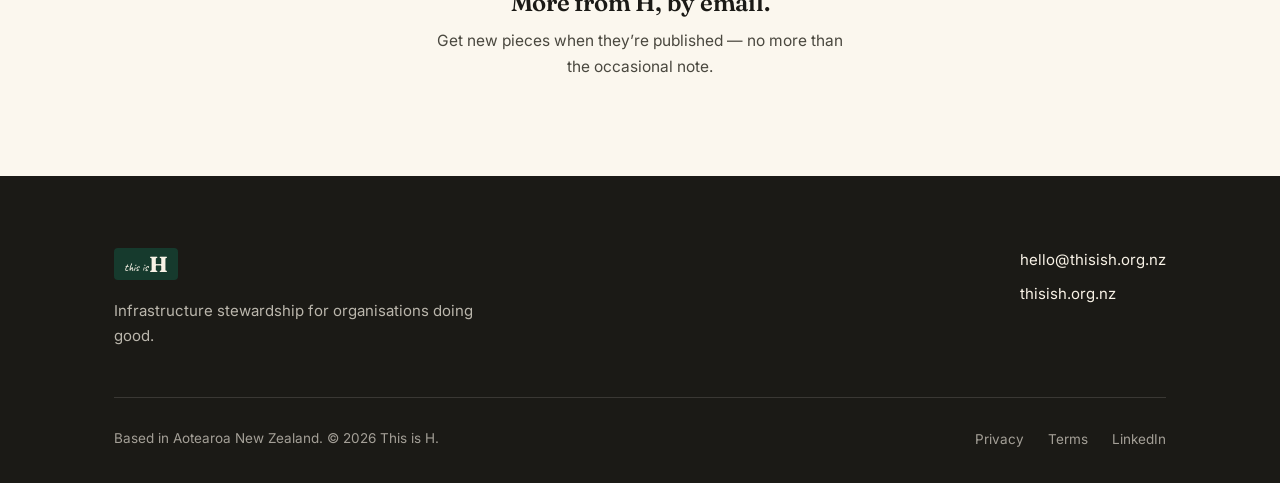
<file: thinking/_template/index.html>
<!--
  ARTICLE TEMPLATE — not a published page.

  How to use this:
  1. Copy this whole "_template" folder, rename the copy to your article's
     slug (lowercase, hyphenated, short — e.g. "lease-review-checklist").
     It must sit directly inside /thinking/ so the folder depth — and every
     relative link below — stays correct.
  2. Find-and-replace every [BRACKETED] placeholder below with real content.
  3. Delete the <meta name="robots" content="noindex,nofollow" /> line near
     the top — that's what keeps this template itself out of Google; a real
     article must NOT have it.
  4. Add an entry for the new piece to thinking/index.html (the full
     archive) and, if it's the newest piece, to the homepage teaser in
     index.html — see README section 11 for both snippets.
  5. Make (or duplicate) an OG image at assets/img/og/[slug].svg — see
     assets/img/og/thinking.svg as a starting point, swap the title text.
  6. Update sitemap.xml with the new URL.
  7. Delete this instructional comment block before publishing.
-->
<!DOCTYPE html>
<html lang="en-NZ">
<head>
  <meta charset="UTF-8" />
  <meta name="viewport" content="width=device-width, initial-scale=1.0" />
  <meta name="robots" content="noindex,nofollow" /><!-- DELETE this line when you publish a real article -->
  <title>[ARTICLE TITLE] | This is H</title>
  <meta name="description" content="[ONE OR TWO SENTENCES — this doubles as the archive excerpt and the search-result description. Aim for 140–160 characters.]" />

  <link rel="canonical" href="https://thisish.org.nz/thinking/[SLUG]/" />

  <!-- Favicon -->
  <link rel="icon" type="image/svg+xml" href="../../assets/img/favicon.svg" />

  <!-- Open Graph -->
  <meta property="og:type" content="article" />
  <meta property="og:site_name" content="This is H" />
  <meta property="og:title" content="[ARTICLE TITLE]" />
  <meta property="og:description" content="[SAME OR SIMILAR TO THE META DESCRIPTION ABOVE]" />
  <meta property="og:url" content="https://thisish.org.nz/thinking/[SLUG]/" />
  <meta property="og:image" content="https://thisish.org.nz/assets/img/og/[SLUG].svg" />
  <meta property="og:locale" content="en_NZ" />
  <meta property="article:published_time" content="[YYYY-MM-DD]" />
  <meta property="article:section" content="[CATEGORY — e.g. Property, Compliance, Governance, Investment]" />

  <!-- Twitter -->
  <meta name="twitter:card" content="summary_large_image" />
  <meta name="twitter:title" content="[ARTICLE TITLE]" />
  <meta name="twitter:description" content="[SAME OR SIMILAR TO THE META DESCRIPTION ABOVE]" />
  <meta name="twitter:image" content="https://thisish.org.nz/assets/img/og/[SLUG].svg" />

  <meta name="theme-color" content="#1f4d3d" />

  <!-- Fonts: Fraunces (serif display), Inter (body), Caveat (script accent in logo only) -->
  <link rel="preconnect" href="https://fonts.googleapis.com" />
  <link rel="preconnect" href="https://fonts.gstatic.com" crossorigin />
  <link href="https://fonts.googleapis.com/css2?family=Fraunces:opsz,wght@9..144,500;9..144,600;9..144,700&family=Inter:wght@400;500;600&family=Caveat:wght@500;600&display=swap" rel="stylesheet" />

  <link rel="stylesheet" href="../../assets/css/style.css" />

  <!-- Article structured data -->
  <script type="application/ld+json">
  {
    "@context": "https://schema.org",
    "@type": "Article",
    "headline": "[ARTICLE TITLE]",
    "description": "[SAME OR SIMILAR TO THE META DESCRIPTION ABOVE]",
    "datePublished": "[YYYY-MM-DD]",
    "dateModified": "[YYYY-MM-DD]",
    "inLanguage": "en-NZ",
    "articleSection": "[CATEGORY]",
    "url": "https://thisish.org.nz/thinking/[SLUG]/",
    "mainEntityOfPage": {
      "@type": "WebPage",
      "@id": "https://thisish.org.nz/thinking/[SLUG]/"
    },
    "image": "https://thisish.org.nz/assets/img/og/[SLUG].svg",
    "author": {
      "@type": "Organization",
      "name": "This is H",
      "url": "https://thisish.org.nz/"
    },
    "publisher": {
      "@type": "Organization",
      "name": "This is H",
      "url": "https://thisish.org.nz/"
    }
  }
  </script>
</head>
<body>
  <a class="skip-link" href="#main">Skip to main content</a>

  <!-- HEADER / NAV -->
  <header class="site-header">
    <div class="site-header__inner">
      <a class="logo-mark logo-mark--nav" href="../../" aria-label="This is H — home">
        <span class="logo-mark__script">this is</span><span class="logo-mark__h">H</span>
      </a>

      <div class="site-nav-panel" id="site-nav-panel">
        <ul class="nav-primary">
          <li><a href="../../#home">Home</a></li>
          <li><a href="../../#what-we-do">What H helps with</a></li>
          <li><a href="../">Thinking</a></li>
          <li><a href="../../#why-h">Why H</a></li>
          <li><a href="../../#contact">Say hello</a></li>
        </ul>
      </div>

      <button class="nav-toggle" type="button" aria-expanded="false" aria-controls="site-nav-panel" aria-label="Open menu">
        <span></span><span></span><span></span>
      </button>
    </div>
  </header>

  <main id="main">
    <article>

      <!-- ARTICLE HEADER — number, then date (and reading time, and
           category if it has one), then title, then deck. Number is
           permanent for this piece — see README section 11. -->
      <header class="article-header">
        <div class="wrap reveal">
          <a class="back-link" href="../"><span aria-hidden="true">&larr;</span> All thinking</a>
          <p class="article-header__kicker">
            <span class="thinking-num article-header__num" aria-hidden="true">[NNN]</span>
            <span class="article-header__kicker-meta">
              <time datetime="[YYYY-MM-DD]">[D Month YYYY]</time>
              <span class="dot" aria-hidden="true">&middot;</span>
              <span>[N] min read</span>
              <!-- Optional third item — delete the two lines below if this piece has no category:
              <span class="dot" aria-hidden="true">&middot;</span>
              <span>[CATEGORY]</span>
              -->
            </span>
          </p>
          <h1>[ARTICLE TITLE]</h1>
          <p class="article-header__deck">[OPTIONAL ONE- OR TWO-SENTENCE DECK — sets up the piece before the body starts. Delete this <p> if the opening paragraph does that job well enough on its own.]</p>
        </div>
      </header>

      <!-- ARTICLE BODY —
           Plain paragraphs (<p>), headings (<h2>, <h3>) and, where it
           earns its place, one <blockquote class="pull-quote"> pulled
           from the surrounding text rather than introducing a new point.
           Keep the whole thing inside .article-prose; don't add cards,
           boxes or images unless the piece genuinely needs one. -->
      <div class="article-body">
        <div class="wrap">
          <div class="article-prose reveal">

            <p>[OPENING PARAGRAPH]</p>

            <h2>[OPTIONAL SECTION HEADING]</h2>

            <p>[BODY PARAGRAPH]</p>

            <blockquote class="pull-quote">[OPTIONAL PULL QUOTE — a sentence lifted from the paragraph above or below it, not new information]</blockquote>

            <p>[CLOSING PARAGRAPH]</p>

          </div>
        </div>
      </div>

      <!-- BACK TO ARCHIVE -->
      <div class="wrap">
        <div class="article-footer-nav">
          <a class="back-link" href="../"><span aria-hidden="true">&larr;</span> All thinking</a>
        </div>
      </div>

    </article>
  </main>

  <!-- ARTICLE CTA — keep this as-is; it's the one standard call to action
       every piece ends with. -->
  <section class="article-cta">
    <div class="wrap wrap--narrow article-cta__inner reveal">
      <h2>Dealing with something similar?</h2>
      <p class="lede">H provides practical, independent property and infrastructure support to for-purpose organisations.</p>
      <a class="text-link article-cta__link" href="mailto:hello@thisish.org.nz">Talk to H <span aria-hidden="true">&rarr;</span></a>
    </div>
  </section>

  <!-- SIGNUP — same Kit list/form as the homepage "Notes from H"; leave
       this as-is, it comes standard with every article. Kit remains the
       subscriber + distribution platform, this site remains the
       permanent home of the writing. -->
  <section class="notes-signup notes-signup--compact">
    <div class="wrap notes-signup__inner reveal">
      <p class="eyebrow eyebrow--center">Notes from H</p>
      <h2>More from H, by email.</h2>
      <p class="lede">Get new pieces when they&rsquo;re published &mdash; no more than the occasional note.</p>
      <div class="notes-signup__form">
        <script async data-uid="7c95191513" src="https://h-102.kit.com/7c95191513/index.js"></script>
      </div>
    </div>
  </section>

  <!-- FOOTER -->
  <footer class="site-footer">
    <div class="wrap">
      <div class="footer-top">
        <div class="footer-brand">
          <a class="logo-mark logo-mark--footer" href="../../" aria-label="This is H — home">
            <span class="logo-mark__script">this is</span><span class="logo-mark__h">H</span>
          </a>
          <p>Infrastructure stewardship for organisations doing good.</p>
        </div>
        <div class="footer-contact">
          <a href="mailto:hello@thisish.org.nz">hello@thisish.org.nz</a>
          <a href="https://thisish.org.nz">thisish.org.nz</a>
        </div>
      </div>

      <div class="footer-bottom">
        <p class="footer-note">Based in Aotearoa New Zealand. &copy; <span id="current-year">2026</span> This is H.</p>
        <ul class="footer-legal">
          <li><a href="#" aria-label="Privacy policy (placeholder)">Privacy</a></li>
          <li><a href="#" aria-label="Terms of use (placeholder)">Terms</a></li>
          <li><a href="#" aria-label="This is H on LinkedIn (placeholder)">LinkedIn</a></li>
        </ul>
      </div>
    </div>
  </footer>

  <script src="../../assets/js/main.js"></script>
</body>
</html>
</file>
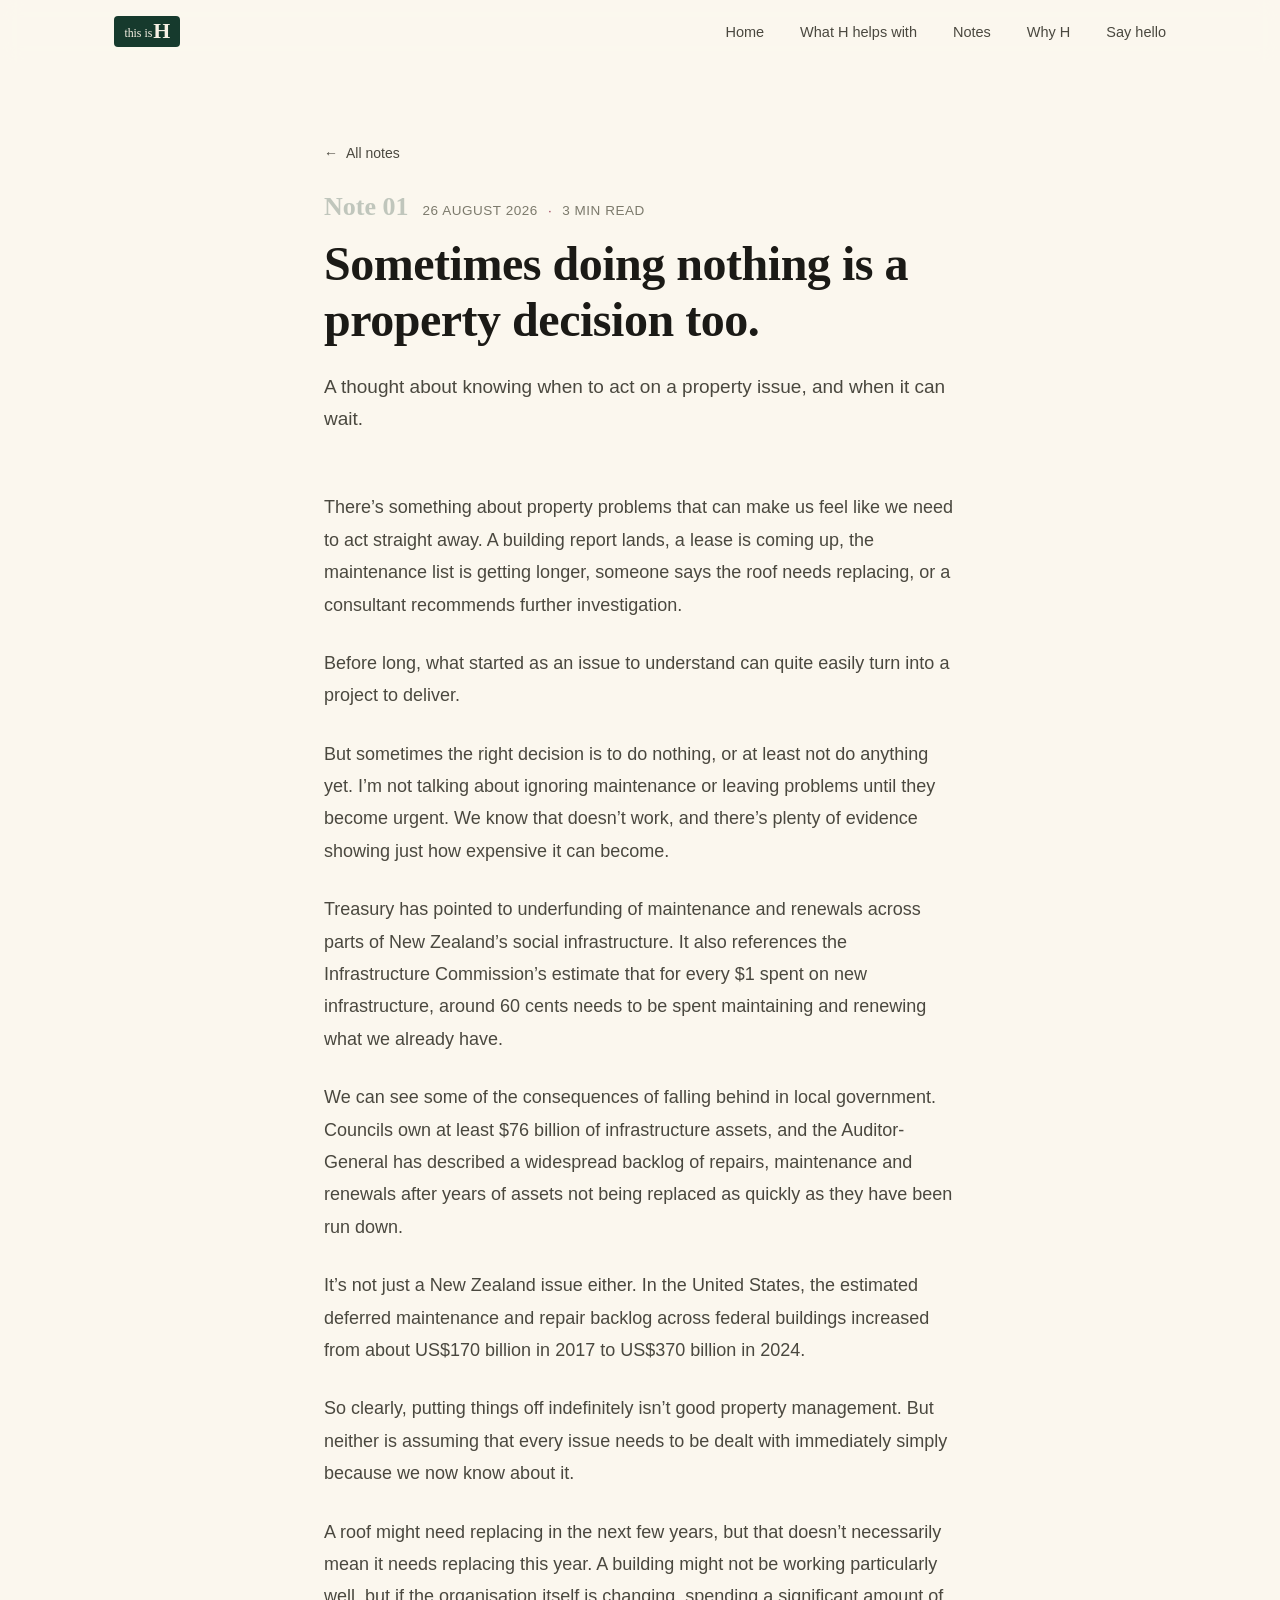
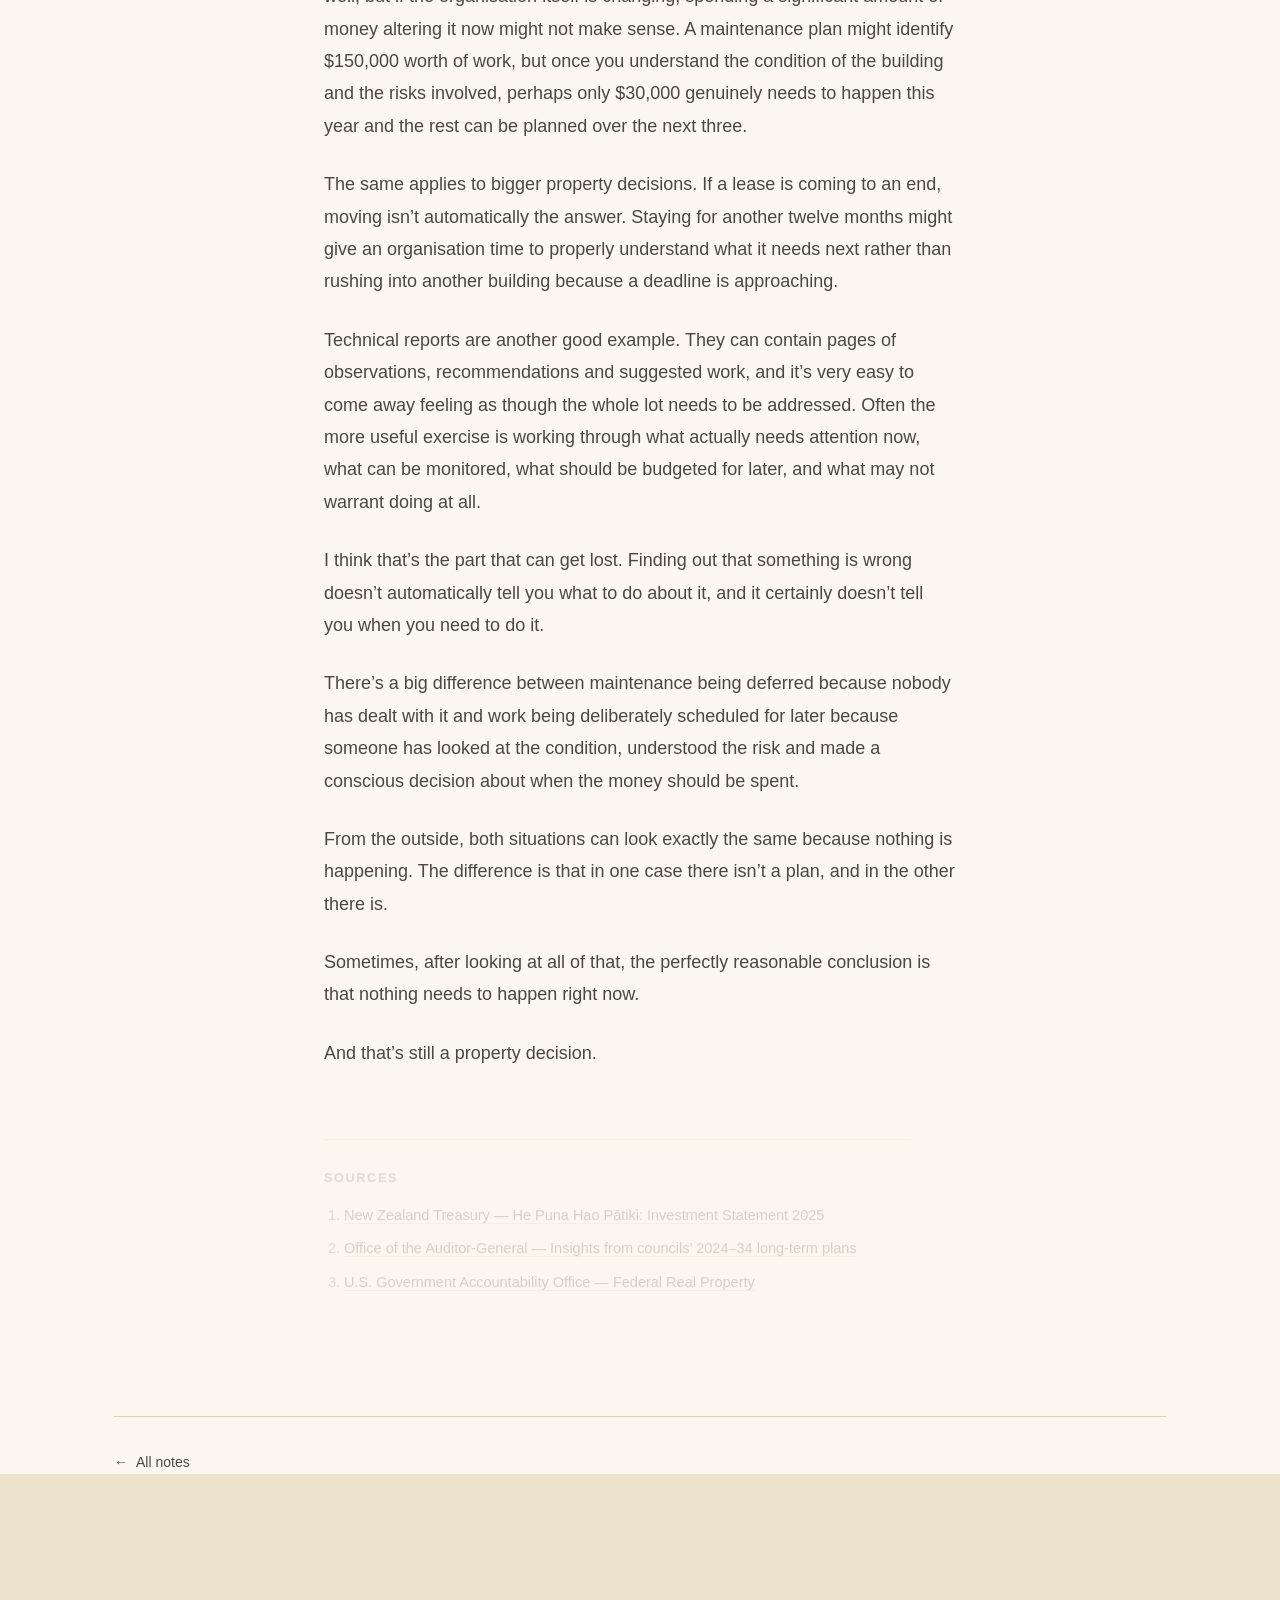
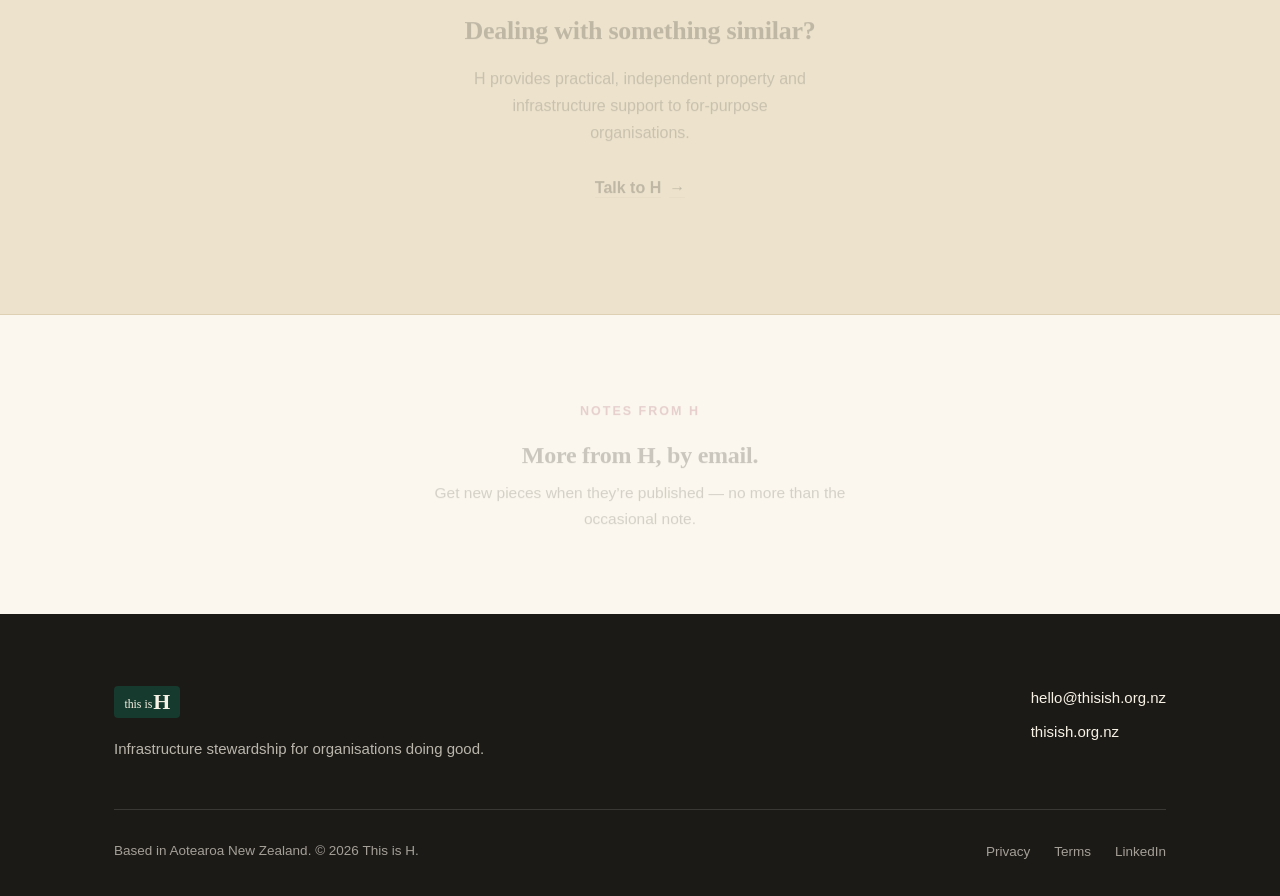
<file: thinking/sometimes-doing-nothing-is-a-property-decision-too/index.html>
<!DOCTYPE html>
<html lang="en-NZ">
<head>
  <meta charset="UTF-8" />
  <meta name="viewport" content="width=device-width, initial-scale=1.0" />
  <title>Sometimes doing nothing is a property decision too. | This is H</title>
  <meta name="robots" content="noindex" />
  <link rel="canonical" href="https://thisish.org.nz/notes/sometimes-doing-nothing-is-a-property-decision-too/" />
  <meta http-equiv="refresh" content="0; url=../../notes/sometimes-doing-nothing-is-a-property-decision-too/" />
</head>
<body>
  <p>This piece has moved. <a href="../../notes/sometimes-doing-nothing-is-a-property-decision-too/">Continue to &ldquo;Sometimes doing nothing is a property decision too.&rdquo;</a></p>
</body>
</html>
</file>
<file: assets/css/style.css>
/* ==========================================================================
   This is H — stylesheet
   Design system: cream / forest green / pink accent, editorial serif
   display + sans body. Pink is punctuation, not a section colour.
   ========================================================================== */

:root {
  /* Brand colour. Deep forest green is dominant; --green-deep is used for
     large text and fills; --green is the readable, slightly lighter
     working tone for links/UI text on cream. */
  --green: #1f4d3d;
  --green-deep: #163a2d;
  --green-hover: #0f2a20;
  --green-tint: #e4ece7;

  /* Accent — pink is punctuation only: fine rules, small labels, hover
     states, subtle backgrounds, occasional emphasis. Never large fills.
     --pink is decorative-only (rules, underlines, tints); --pink-deep is
     the deeper rose used wherever pink sits behind readable text, chosen
     to still clear 4.5:1 against cream/paper. */
  --pink: #e8b4c0;
  --pink-deep: #9c435a;
  --pink-tint: #f8e9ec;

  /* Secondary / neutral */
  --cream: #f2ead9;
  --cream-soft: #f8f2e6;
  --paper: #fbf7ee;
  --stone: #ede3cd;
  --stone-line: #ddd0b3;

  /* Ink */
  --ink: #1b1a16;
  --ink-soft: #4a483f;
  --ink-faint: #7c7a6c;

  --line: rgba(27, 26, 22, 0.12);
  --focus: #1b1a16;

  /* Type */
  --font-display: "Fraunces", "Georgia", "Times New Roman", serif;
  --font-body: "Inter", "Helvetica Neue", Arial, sans-serif;
  --font-script: "Caveat", "Segoe Script", cursive;

  /* Layout */
  --max: 1180px;
  --max-narrow: 760px;
  --gutter: clamp(24px, 5vw, 64px);
  --section-pad: clamp(72px, 10vw, 140px);
  --radius-sm: 4px;
  --radius-md: 10px;

  /* Motion */
  --ease: cubic-bezier(0.22, 1, 0.36, 1);
  --dur: 0.6s;
}

/* ---------- Reset ---------- */
*,
*::before,
*::after {
  box-sizing: border-box;
}

html {
  scroll-behavior: smooth;
  -webkit-text-size-adjust: 100%;
}

body {
  margin: 0;
  font-family: var(--font-body);
  font-size: 16px;
  line-height: 1.6;
  color: var(--ink);
  background: var(--paper);
  -webkit-font-smoothing: antialiased;
  text-rendering: optimizeLegibility;
}

img,
svg {
  display: block;
  max-width: 100%;
}

a {
  color: inherit;
}

ul {
  list-style: none;
  margin: 0;
  padding: 0;
}

h1,
h2,
h3,
h4,
p,
figure {
  margin: 0;
}

button {
  font: inherit;
  color: inherit;
  background: none;
  border: none;
  cursor: pointer;
}

@media (prefers-reduced-motion: reduce) {
  html {
    scroll-behavior: auto;
  }
  *,
  *::before,
  *::after {
    animation-duration: 0.001ms !important;
    animation-iteration-count: 1 !important;
    transition-duration: 0.001ms !important;
    scroll-behavior: auto !important;
  }
}

/* ---------- Accessibility helpers ---------- */
.skip-link {
  position: absolute;
  left: -9999px;
  top: 0;
  background: var(--ink);
  color: var(--cream-soft);
  padding: 14px 20px;
  z-index: 1000;
  border-radius: 0 0 var(--radius-sm) 0;
}

.skip-link:focus {
  left: 0;
}

.visually-hidden {
  position: absolute;
  width: 1px;
  height: 1px;
  padding: 0;
  margin: -1px;
  overflow: hidden;
  clip: rect(0, 0, 0, 0);
  white-space: nowrap;
  border: 0;
}

:focus-visible {
  outline: 2.5px solid var(--focus);
  outline-offset: 3px;
  border-radius: 2px;
}

/* ---------- Layout helpers ---------- */
.wrap {
  max-width: var(--max);
  margin: 0 auto;
  padding-left: var(--gutter);
  padding-right: var(--gutter);
}

.wrap--narrow {
  max-width: var(--max-narrow);
}

section {
  padding: var(--section-pad) 0;
}

section[id] {
  scroll-margin-top: 84px;
}

.eyebrow {
  display: inline-block;
  font-family: var(--font-body);
  font-size: 12.5px;
  font-weight: 600;
  letter-spacing: 0.16em;
  text-transform: uppercase;
  color: var(--pink-deep);
  margin-bottom: 20px;
}

.section-head {
  max-width: 640px;
  margin-bottom: 56px;
}

.section-head--center {
  margin-left: auto;
  margin-right: auto;
  text-align: center;
}

h2 {
  font-family: var(--font-display);
  font-weight: 600;
  font-size: clamp(28px, 4vw, 44px);
  line-height: 1.18;
  letter-spacing: -0.01em;
  color: var(--ink);
}

h3 {
  font-family: var(--font-display);
  font-weight: 600;
  font-size: clamp(19px, 2vw, 22px);
  line-height: 1.3;
  color: var(--ink);
}

.lede {
  font-size: clamp(17px, 1.6vw, 19px);
  line-height: 1.7;
  color: var(--ink-soft);
  margin-top: 18px;
}

.section-alt {
  background: var(--stone);
}

.rule {
  border: none;
  border-top: 1px solid var(--stone-line);
  margin: 0;
}

/* ---------- Buttons & links ---------- */
.btn {
  display: inline-flex;
  align-items: center;
  gap: 10px;
  font-family: var(--font-body);
  font-weight: 600;
  font-size: 15px;
  letter-spacing: 0.01em;
  padding: 15px 28px;
  border-radius: var(--radius-sm);
  text-decoration: none;
  transition: transform 0.2s var(--ease), background-color 0.2s var(--ease), color 0.2s var(--ease), border-color 0.2s var(--ease);
  min-height: 48px;
}

.btn-primary {
  background: var(--green-deep);
  color: var(--cream-soft);
}

.btn-primary:hover {
  background: var(--green-hover);
  transform: translateY(-1px);
}

.btn-ghost {
  background: transparent;
  color: var(--ink);
  border: 1.5px solid var(--line);
}

.btn-ghost:hover {
  border-color: var(--ink);
}

.text-link {
  display: inline-flex;
  align-items: center;
  gap: 8px;
  font-weight: 500;
  text-decoration: underline;
  text-underline-offset: 4px;
  text-decoration-color: var(--line);
  transition: text-decoration-color 0.2s var(--ease);
}

.text-link:hover {
  text-decoration-color: currentColor;
}

/* ---------- Logo lockup ---------- */
.logo-mark {
  display: inline-flex;
  align-items: baseline;
  gap: 0.05em;
  background: var(--green-deep);
  color: var(--cream-soft);
  border-radius: var(--radius-sm);
  padding: 0.28em 0.5em 0.22em 0.55em;
  line-height: 1;
  text-decoration: none;
  white-space: nowrap;
}

.logo-mark__script {
  font-family: var(--font-script);
  font-weight: 500;
  font-size: 0.62em;
  transform: translateY(-0.05em);
}

.logo-mark__h {
  font-family: var(--font-display);
  font-weight: 700;
  font-size: 1.15em;
  text-transform: uppercase;
}

.logo-mark--nav {
  font-size: 19px;
}

.logo-mark--footer {
  font-size: 19px;
}

/* ---------- Header / nav ---------- */
/* The translucent blur lives on a ::before rather than directly on
   .site-header — backdrop-filter establishes a containing block for
   position:fixed descendants, which would otherwise trap the fixed
   mobile nav panel inside the header's own (short) box. */
.site-header {
  position: sticky;
  top: 0;
  z-index: 100;
  border-bottom: 1px solid transparent;
  transition: border-color 0.25s var(--ease), box-shadow 0.25s var(--ease);
}

.site-header::before {
  content: "";
  position: absolute;
  inset: 0;
  z-index: -1;
  background: rgba(251, 247, 238, 0.88);
  backdrop-filter: blur(10px);
  -webkit-backdrop-filter: blur(10px);
}

.site-header.is-scrolled {
  border-bottom-color: var(--stone-line);
  box-shadow: 0 8px 24px -20px rgba(27, 26, 22, 0.35);
}

.site-header__inner {
  max-width: var(--max);
  margin: 0 auto;
  padding: 16px var(--gutter);
  display: flex;
  align-items: center;
  justify-content: space-between;
  gap: 24px;
}

.site-nav-panel {
  display: flex;
  align-items: center;
  gap: 40px;
}

.nav-primary {
  display: flex;
  align-items: center;
  gap: 36px;
}

.nav-primary a {
  font-size: 14.5px;
  font-weight: 500;
  text-decoration: none;
  color: var(--ink-soft);
  position: relative;
  padding: 4px 0;
}

.nav-primary a:hover {
  color: var(--ink);
}

.nav-primary a::after {
  content: "";
  position: absolute;
  left: 0;
  right: 100%;
  bottom: -2px;
  height: 1.5px;
  background: var(--pink-deep);
  transition: right 0.25s var(--ease);
}

.nav-primary a:hover::after {
  right: 0;
}

.nav-toggle {
  display: none;
  flex-direction: column;
  justify-content: center;
  gap: 5px;
  width: 44px;
  height: 44px;
  border-radius: var(--radius-sm);
}

.nav-toggle span {
  display: block;
  width: 22px;
  height: 2px;
  background: var(--ink);
  transition: transform 0.25s var(--ease), opacity 0.25s var(--ease);
}

.nav-toggle[aria-expanded="true"] span:nth-child(1) {
  transform: translateY(7px) rotate(45deg);
}

.nav-toggle[aria-expanded="true"] span:nth-child(2) {
  opacity: 0;
}

.nav-toggle[aria-expanded="true"] span:nth-child(3) {
  transform: translateY(-7px) rotate(-45deg);
}

/* ---------- Hero ---------- */
.hero {
  position: relative;
  overflow: hidden;
  padding-top: clamp(40px, 9vw, 64px);
}

.hero .wrap {
  position: relative;
  z-index: 1;
  padding-top: 0;
  padding-bottom: clamp(56px, 9vw, 96px);
}

/* Giant H — a graphic element, not a logo. Deliberately unbounded by the
   .wrap grid so it can press toward (and past) the edge of the viewport;
   .hero's overflow:hidden clips the bleed instead of causing a scrollbar. */
.hero__giant-h {
  position: relative;
  display: block;
  width: fit-content;
  padding-left: clamp(2px, 1.5vw, 14px);
  margin: 0 0 clamp(4px, 1.5vw, 12px);
  font-family: var(--font-display);
  font-weight: 700;
  font-size: clamp(180px, 58vw, 280px);
  line-height: 0.72;
  color: var(--green-deep);
  opacity: 0;
  animation: fade-in 0.9s var(--ease) forwards;
  user-select: none;
}

.hero__giant-h::after {
  content: "";
  position: absolute;
  left: 0.16em;
  right: 0.34em;
  bottom: 0.1em;
  height: clamp(4px, 0.8vw, 8px);
  background: var(--pink);
  border-radius: 2px;
}

.hero h1 {
  font-family: var(--font-display);
  font-weight: 600;
  font-size: clamp(28px, 4.4vw, 52px);
  line-height: 1.12;
  letter-spacing: -0.015em;
  max-width: 16ch;
  color: var(--ink);
}

.hero__body {
  margin-top: 28px;
  max-width: 620px;
  display: grid;
  gap: 16px;
}

.hero__body p {
  font-size: clamp(17px, 1.7vw, 19px);
  line-height: 1.7;
  color: var(--ink-soft);
}

.hero__actions {
  margin-top: 40px;
  display: flex;
  align-items: center;
  flex-wrap: wrap;
  gap: 28px;
}

/* ---------- Reveal on scroll ----------
   Content is fully visible by default so it never depends on JavaScript.
   Only once main.js confirms it's running (adding .js-reveal to <html>)
   do sections start hidden, ready to be faded in by the IntersectionObserver. */
.reveal {
  opacity: 1;
  transform: none;
}

html.js-reveal .reveal {
  opacity: 0;
  transform: translateY(18px);
  transition: opacity 0.7s var(--ease), transform 0.7s var(--ease);
}

html.js-reveal .reveal.is-visible {
  opacity: 1;
  transform: translateY(0);
}

.hero h1,
.hero__body,
.hero__actions {
  opacity: 0;
  animation: fade-up 0.8s var(--ease) forwards;
}

.hero h1 {
  animation-delay: 0.08s;
}
.hero__body {
  animation-delay: 0.18s;
}
.hero__actions {
  animation-delay: 0.28s;
}

@keyframes fade-up {
  from {
    opacity: 0;
    transform: translateY(16px);
  }
  to {
    opacity: 1;
    transform: translateY(0);
  }
}

@keyframes fade-in {
  from {
    opacity: 0;
  }
  to {
    opacity: 1;
  }
}

@media (prefers-reduced-motion: reduce) {
  .hero__giant-h,
  .hero h1,
  .hero__body,
  .hero__actions {
    animation: none;
    opacity: 1;
    transform: none;
  }
  .reveal {
    opacity: 1;
    transform: none;
  }
}

/* ---------- Problems accordion ---------- */
.problems-list {
  border-top: 1px solid var(--stone-line);
}

.problem {
  border-bottom: 1px solid var(--stone-line);
}

.problem > summary {
  list-style: none;
  cursor: pointer;
  display: flex;
  align-items: center;
  justify-content: space-between;
  gap: 24px;
  padding: 26px 4px;
  font-family: var(--font-display);
  font-size: clamp(17px, 1.9vw, 21px);
  font-weight: 500;
  color: var(--ink);
}

.problem > summary::-webkit-details-marker {
  display: none;
}

.problem > summary::marker {
  content: "";
}

.problem__icon {
  flex-shrink: 0;
  width: 26px;
  height: 26px;
  border-radius: 50%;
  border: 1.5px solid var(--line);
  position: relative;
  transition: border-color 0.2s var(--ease), background-color 0.2s var(--ease);
}

.problem__icon::before,
.problem__icon::after {
  content: "";
  position: absolute;
  background: var(--ink);
  transition: transform 0.25s var(--ease), background-color 0.2s var(--ease);
}

.problem__icon::before {
  left: 6px;
  right: 6px;
  top: 50%;
  height: 1.5px;
  transform: translateY(-50%);
}

.problem__icon::after {
  top: 6px;
  bottom: 6px;
  left: 50%;
  width: 1.5px;
  transform: translateX(-50%);
}

.problem[open] > summary .problem__icon::after {
  transform: translateX(-50%) rotate(90deg);
  opacity: 0;
}

.problem[open] > summary .problem__icon {
  border-color: var(--green-deep);
  background: var(--green-deep);
}

.problem[open] > summary .problem__icon::before,
.problem[open] > summary .problem__icon::after {
  background: var(--cream-soft);
}

.problem:hover > summary {
  color: var(--pink-deep);
}

.problem__answer {
  padding: 0 4px 30px;
  max-width: 62ch;
}

.problem__answer p {
  font-size: 16.5px;
  line-height: 1.75;
  color: var(--ink-soft);
}

/* ---------- Offer cards ---------- */
.offer-grid {
  display: grid;
  grid-template-columns: repeat(2, 1fr);
  gap: 1px;
  background: var(--stone-line);
  border: 1px solid var(--stone-line);
}

.offer-card {
  background: var(--paper);
  padding: clamp(32px, 4vw, 48px);
  display: flex;
  flex-direction: column;
  gap: 16px;
}

.offer-card__num {
  font-family: var(--font-display);
  font-size: 13px;
  font-weight: 600;
  letter-spacing: 0.08em;
  color: var(--pink-deep);
}

.offer-card p {
  color: var(--ink-soft);
  font-size: 15.5px;
  line-height: 1.7;
}

.offer-card ul {
  display: grid;
  gap: 8px;
  margin-top: 4px;
}

.offer-card li {
  font-size: 15px;
  color: var(--ink-soft);
  padding-left: 18px;
  position: relative;
  line-height: 1.6;
}

.offer-card li::before {
  content: "";
  position: absolute;
  left: 0;
  top: 0.65em;
  width: 6px;
  height: 1.5px;
  background: var(--pink);
}

.offer-card--callout {
  background: var(--ink);
  color: var(--cream-soft);
}

.offer-card--callout .offer-card__num {
  color: var(--cream);
}

.offer-card--callout p {
  color: rgba(248, 242, 230, 0.82);
}

.offer-card--callout .pull {
  font-family: var(--font-display);
  font-size: clamp(20px, 2.4vw, 26px);
  font-weight: 500;
  line-height: 1.35;
  color: var(--paper);
  margin: 4px 0 8px;
}

/* ---------- Who H helps (standalone statement) ---------- */
.statement-section {
  text-align: center;
  padding: clamp(96px, 14vw, 176px) 0;
}

.eyebrow--center {
  display: block;
}

.statement {
  font-family: var(--font-display);
  font-weight: 500;
  font-size: clamp(34px, 6vw, 64px);
  line-height: 1.15;
  letter-spacing: -0.01em;
  max-width: 24ch;
  margin: 0 auto;
  color: var(--ink);
}

/* ---------- Why H (typographic word strip) ---------- */
.h-words {
  display: flex;
  flex-wrap: wrap;
  align-items: baseline;
  column-gap: clamp(18px, 3.2vw, 40px);
  row-gap: clamp(8px, 2vw, 16px);
  margin: clamp(36px, 6vw, 56px) 0 clamp(24px, 4vw, 36px);
}

.h-word {
  font-family: var(--font-display);
  font-weight: 500;
  font-size: clamp(24px, 3.4vw, 38px);
  line-height: 1.05;
  letter-spacing: -0.01em;
  color: var(--ink);
}

/* .reveal's own transition shorthand (higher specificity, see below) would
   otherwise reset delay to 0 — this selector has to out-specify it so each
   word steps in slightly after the last instead of all at once. */
html.js-reveal .h-words .h-word.reveal {
  transition-delay: calc(var(--i, 0) * 0.05s);
}

.h-word--lg {
  font-size: clamp(32px, 5vw, 60px);
  font-weight: 600;
}

.h-word--accent {
  color: var(--green-deep);
}

.h-words__more {
  font-family: var(--font-display);
  font-style: italic;
  font-weight: 500;
  font-size: clamp(19px, 2.1vw, 25px);
  color: var(--pink-deep);
  margin-bottom: clamp(20px, 3vw, 28px);
}

/* ---------- Working together ---------- */
.together-grid {
  display: grid;
  gap: 36px;
  margin-top: 8px;
}

.together-item {
  padding: 4px 0 4px 24px;
  border-left: 2px solid var(--pink);
}

.together-item h3 {
  margin-bottom: 10px;
}

.together-item p {
  font-size: 16.5px;
  line-height: 1.75;
  color: var(--ink-soft);
  max-width: 60ch;
}

/* ---------- Notes from H (Kit email signup) ----------
   The form markup itself (input, button, alerts) comes from Kit's embed
   script, not this page — Kit needs its own field names/handlers intact to
   collect the email address, so nothing here touches structure, only the
   visual layer. Kit injects its own scoped <style> alongside the form, so
   !important is used to reliably win over it regardless of load order. */
.notes-signup {
  background: var(--stone);
  text-align: center;
}

.notes-signup__inner {
  max-width: 560px;
  margin: 0 auto;
}

.notes-signup__form {
  margin-top: 32px;
  max-width: 440px;
  margin-left: auto;
  margin-right: auto;
}

.notes-signup__form .formkit-form,
.notes-signup__form .seva-form {
  all: unset;
  display: block;
  width: 100%;
  font-family: var(--font-body) !important;
}

.notes-signup__form .formkit-alert {
  display: block;
  list-style: none;
  margin: 0 0 14px;
  padding: 0;
  font-size: 13.5px;
  line-height: 1.5;
}

.notes-signup__form .formkit-alert-error {
  color: var(--pink-deep);
}

.notes-signup__form .formkit-alert-success {
  color: var(--green-deep);
}

.notes-signup__form [data-element="fields"],
.notes-signup__form .formkit-fields {
  display: flex !important;
  flex-wrap: wrap;
  justify-content: center;
  align-items: flex-start;
  gap: 12px;
  margin: 0 !important;
  padding: 0 !important;
  border: 0 !important;
  background: none !important;
  box-shadow: none !important;
}

.notes-signup__form .formkit-field {
  flex: 1 1 240px;
  margin: 0 !important;
  padding: 0 !important;
}

.notes-signup__form .formkit-input {
  width: 100% !important;
  height: auto !important;
  font-family: var(--font-body) !important;
  font-size: 15px !important;
  color: var(--ink) !important;
  background: var(--paper) !important;
  border: 1.5px solid var(--stone-line) !important;
  border-radius: var(--radius-sm) !important;
  padding: 14px 18px !important;
  min-height: 48px !important;
  box-shadow: none !important;
  transition: border-color 0.2s var(--ease);
}

.notes-signup__form .formkit-input::placeholder {
  color: var(--ink-faint) !important;
  opacity: 1 !important;
}

.notes-signup__form .formkit-input:focus {
  border-color: var(--green) !important;
  outline: none !important;
}

.notes-signup__form .formkit-submit {
  display: inline-flex !important;
  align-items: center !important;
  justify-content: center !important;
  gap: 10px !important;
  width: auto !important;
  height: auto !important;
  font-family: var(--font-body) !important;
  font-weight: 600 !important;
  font-size: 15px !important;
  letter-spacing: 0.01em !important;
  color: var(--cream-soft) !important;
  background: var(--green-deep) !important;
  border: none !important;
  border-radius: var(--radius-sm) !important;
  padding: 15px 28px !important;
  min-height: 48px !important;
  box-shadow: none !important;
  cursor: pointer;
  transition: transform 0.2s var(--ease), background-color 0.2s var(--ease);
}

.notes-signup__form .formkit-submit:hover {
  background: var(--green-hover) !important;
  transform: translateY(-1px);
}

.notes-signup__form .formkit-spinner div {
  background: var(--cream-soft) !important;
}

.notes-signup__form [data-element="success"] p,
.notes-signup__form .formkit-success-message {
  font-family: var(--font-body) !important;
  font-size: 15px !important;
  line-height: 1.6 !important;
  color: var(--ink-soft) !important;
}

.notes-signup__form .formkit-powered-by-convertkit-container,
.notes-signup__form .formkit-powered-by,
.notes-signup__form .formkit-guarantee,
.notes-signup__form [data-element="powered-by"] {
  display: none !important;
}

.notes-signup--compact {
  background: var(--paper);
  padding: clamp(48px, 7vw, 72px) 0;
  border-top: 1px solid var(--stone-line);
}

.notes-signup--compact h2 {
  font-size: clamp(20px, 2.4vw, 24px);
}

.notes-signup--compact .lede {
  font-size: 15.5px;
  margin-top: 10px;
}

.notes-signup--compact .notes-signup__form {
  margin-top: 24px;
}

/* ---------- Contact ---------- */
.contact {
  text-align: center;
}

.contact__inner {
  max-width: 620px;
  margin: 0 auto;
}

.contact .lede {
  margin-left: auto;
  margin-right: auto;
}

.contact__actions {
  margin-top: 40px;
  display: flex;
  flex-direction: column;
  align-items: center;
  gap: 18px;
}

/* ---------- Footer ---------- */
.site-footer {
  background: var(--ink);
  color: var(--cream-soft);
  padding: 72px 0 32px;
}

.footer-top {
  display: flex;
  justify-content: space-between;
  gap: 40px;
  flex-wrap: wrap;
  padding-bottom: 48px;
}

.footer-brand {
  max-width: 380px;
}

.footer-brand p {
  margin-top: 18px;
  color: rgba(248, 242, 230, 0.72);
  font-size: 15px;
  line-height: 1.7;
}

.footer-contact {
  display: grid;
  gap: 10px;
  align-content: start;
}

.footer-contact a {
  font-size: 15px;
  text-decoration: none;
  color: var(--cream-soft);
}

.footer-contact a:hover {
  text-decoration: underline;
  text-underline-offset: 4px;
}

.footer-bottom {
  border-top: 1px solid rgba(248, 242, 230, 0.14);
  padding-top: 28px;
  display: flex;
  justify-content: space-between;
  align-items: center;
  flex-wrap: wrap;
  gap: 16px;
}

.footer-legal {
  display: flex;
  gap: 24px;
  flex-wrap: wrap;
}

.footer-legal a {
  font-size: 13.5px;
  text-decoration: none;
  color: rgba(248, 242, 230, 0.62);
}

.footer-legal a:hover {
  color: var(--cream-soft);
}

.footer-note {
  font-size: 13.5px;
  color: rgba(248, 242, 230, 0.62);
}

/* ---------- Notes from H: shared numbering + meta ----------
   The numeral is the recurring device that ties the homepage showcase
   and the /notes/ archive together — a soft brand-green tint (not a
   neutral grey) rather than a card, box or shadow. Number = the piece's
   permanent position in the collection (Note 01 is whichever piece is
   published first); the archive lists newest first, so numbers count
   down the page. */
.notes-entry__meta {
  display: flex;
  align-items: center;
  gap: 10px;
  font-size: 13px;
  font-weight: 600;
  letter-spacing: 0.06em;
  text-transform: uppercase;
  color: var(--ink-faint);
  margin-bottom: 14px;
}

.notes-entry__meta .dot {
  color: var(--pink-deep);
}

.notes-num {
  font-family: var(--font-display);
  font-weight: 600;
  line-height: 1;
  color: rgba(22, 58, 45, 0.26);
  transition: color 0.25s var(--ease);
  font-variant-numeric: tabular-nums;
}

/* "Note" label stacked above the big numeral (.notes-feature__num,
   .notes-index__num, .notes-more__num) — keeps the fixed-width numeral
   columns their original size while still naming each piece a "Note". */
.notes-num__label {
  display: block;
  font-family: var(--font-body);
  font-weight: 600;
  font-size: 12px;
  letter-spacing: 0.08em;
  text-transform: uppercase;
  color: var(--pink-deep);
  margin-bottom: 4px;
}

/* ---------- Notes from H (homepage showcase) ----------
   One featured piece (the latest) with visual weight, plus up to two
   quieter mentions alongside/underneath — never a grid of identical
   cards. The empty state reuses the exact same numeral + rule frame so
   the section reads as "the first slot in a collection", not a stray
   sentence. */
.notes-showcase {
  margin-top: 40px;
  display: grid;
  gap: 40px;
  border-top: 1px solid var(--stone-line);
  padding-top: 40px;
}

@media (min-width: 860px) {
  .notes-showcase--populated {
    grid-template-columns: 1.6fr 1fr;
    align-items: start;
    gap: 64px;
  }
}

.notes-feature {
  display: grid;
  grid-template-columns: auto 1fr;
  gap: 20px;
  align-items: start;
}

.notes-feature__num {
  font-size: clamp(40px, 5vw, 64px);
}

.notes-feature__body {
  display: grid;
  gap: 6px;
  padding-top: clamp(4px, 1vw, 10px);
}

.notes-feature__title {
  font-family: var(--font-display);
  font-weight: 600;
  font-size: clamp(26px, 3.4vw, 38px);
  line-height: 1.2;
  max-width: 18ch;
  color: var(--ink);
}

.notes-feature__title a {
  text-decoration: none;
  color: inherit;
  transition: color 0.2s var(--ease);
}

.notes-feature__title a:hover {
  color: var(--pink-deep);
}

.notes-feature__excerpt {
  margin-top: 8px;
  max-width: 56ch;
  font-size: 16.5px;
  line-height: 1.75;
  color: var(--ink-soft);
}

.notes-feature__body > .text-link {
  margin-top: 18px;
}

.notes-feature--empty {
  align-items: center;
}

.notes-feature__status {
  font-family: var(--font-display);
  font-style: italic;
  font-weight: 500;
  font-size: clamp(19px, 2.2vw, 24px);
  color: var(--ink-soft);
}

.notes-more {
  display: grid;
}

.notes-more__item {
  display: grid;
  grid-template-columns: auto 1fr;
  gap: 16px;
  align-items: start;
  padding: 22px 0;
  border-top: 1px solid var(--stone-line);
}

.notes-more:not(:has(.notes-more__item)) {
  display: none;
}

.notes-more__num {
  font-size: 22px;
}

.notes-more__title {
  font-family: var(--font-display);
  font-weight: 600;
  font-size: 17px;
  line-height: 1.4;
  margin-top: 6px;
}

.notes-more__title a {
  text-decoration: none;
  color: var(--ink);
  transition: color 0.2s var(--ease);
}

.notes-more__title a:hover {
  color: var(--pink-deep);
}

.notes-teaser__all {
  display: inline-block;
  margin-top: 40px;
}

/* ---------- Notes archive (/notes/) ---------- */
.page-header {
  padding-top: clamp(48px, 8vw, 76px);
  padding-bottom: clamp(16px, 3vw, 24px);
}

.page-header .wrap {
  max-width: var(--max-narrow);
}

.page-header h1 {
  font-family: var(--font-display);
  font-weight: 600;
  font-size: clamp(36px, 6vw, 60px);
  line-height: 1.1;
  letter-spacing: -0.01em;
  color: var(--ink);
}

.notes-masthead__tagline {
  font-family: var(--font-display);
  font-style: italic;
  font-weight: 500;
  font-size: clamp(20px, 2.6vw, 27px);
  line-height: 1.35;
  color: var(--pink-deep);
  margin-top: 14px;
}

.notes-masthead .lede {
  margin-top: 20px;
}

/* The index: a numbered table-of-contents, not a card grid. Each row is
   a two-column strip — a large quiet numeral, then the piece itself —
   divided by rules top to bottom, the same device used elsewhere on the
   site (.problems-list, .together-grid) rather than anything boxed. */
.notes-index {
  margin-top: 8px;
  border-top: 1px solid var(--stone-line);
}

.notes-index__item {
  display: grid;
  grid-template-columns: clamp(64px, 9vw, 108px) 1fr;
  gap: clamp(20px, 4vw, 36px);
  padding: clamp(40px, 6vw, 56px) 0;
  border-bottom: 1px solid var(--stone-line);
  transition: opacity 0.2s var(--ease);
}

.notes-index__num {
  font-size: clamp(34px, 4vw, 50px);
}

.notes-index__item:hover .notes-index__num {
  color: var(--green-deep);
}

.notes-index__body {
  display: grid;
  gap: 14px;
  max-width: 62ch;
  padding-top: clamp(2px, 1vw, 8px);
}

.notes-index__title {
  font-family: var(--font-display);
  font-weight: 600;
  font-size: clamp(23px, 3vw, 30px);
  line-height: 1.25;
  color: var(--ink);
}

.notes-index__title a {
  text-decoration: none;
  color: inherit;
  transition: color 0.2s var(--ease);
}

.notes-index__title a:hover {
  color: var(--pink-deep);
}

.notes-index__excerpt {
  font-size: 16.5px;
  line-height: 1.75;
  color: var(--ink-soft);
}

.notes-index__body > .text-link {
  margin-top: 4px;
}

.notes-index__status {
  font-family: var(--font-display);
  font-style: italic;
  font-weight: 500;
  font-size: clamp(19px, 2.2vw, 23px);
  color: var(--ink-soft);
}

.notes-index__note {
  font-size: 15.5px;
  line-height: 1.7;
  color: var(--ink-faint);
}

@media (max-width: 560px) {
  .notes-feature,
  .notes-more__item,
  .notes-index__item {
    grid-template-columns: 1fr;
    gap: 10px;
  }

  .notes-feature__body,
  .notes-index__body {
    padding-top: 0;
  }
}

/* ---------- Back link ---------- */
.back-link {
  display: inline-flex;
  align-items: center;
  gap: 8px;
  font-size: 14px;
  font-weight: 500;
  text-decoration: none;
  color: var(--ink-soft);
  transition: color 0.2s var(--ease);
}

.back-link:hover {
  color: var(--pink-deep);
}

/* ---------- Article page ---------- */
.article-header {
  padding-top: clamp(48px, 8vw, 76px);
  padding-bottom: clamp(8px, 2vw, 16px);
}

.article-header .wrap {
  max-width: var(--max-narrow);
}

.article-header__kicker {
  display: flex;
  align-items: baseline;
  gap: 14px;
  margin-top: 28px;
}

.article-header__kicker .notes-num {
  font-size: 26px;
}

.article-header__kicker-meta {
  display: inline-flex;
  align-items: center;
  gap: 10px;
  font-size: 13.5px;
  font-weight: 500;
  letter-spacing: 0.04em;
  text-transform: uppercase;
  color: var(--ink-faint);
}

.article-header__kicker-meta .dot {
  color: var(--pink-deep);
}

.article-header h1 {
  font-family: var(--font-display);
  font-weight: 600;
  font-size: clamp(30px, 5vw, 48px);
  line-height: 1.18;
  letter-spacing: -0.01em;
  color: var(--ink);
  margin-top: 14px;
}

.article-header__deck {
  margin-top: 22px;
  font-size: clamp(17px, 1.7vw, 19px);
  line-height: 1.7;
  color: var(--ink-soft);
  max-width: 62ch;
}

.article-body {
  padding-top: clamp(24px, 4vw, 40px);
  padding-bottom: clamp(48px, 8vw, 72px);
}

.article-body .wrap {
  max-width: var(--max-narrow);
}

.article-prose {
  max-width: 66ch;
  font-size: 18px;
  line-height: 1.8;
  color: var(--ink-soft);
}

.article-prose > * + * {
  margin-top: 26px;
}

.article-prose p {
  color: var(--ink-soft);
}

.article-prose h2 {
  font-size: clamp(23px, 2.8vw, 29px);
  margin-top: 56px;
  color: var(--ink);
}

.article-prose h3 {
  font-size: clamp(19px, 2vw, 21px);
  margin-top: 40px;
  color: var(--ink);
}

.article-prose ul,
.article-prose ol {
  padding-left: 1.35em;
  display: grid;
  gap: 10px;
}

.article-prose ul {
  list-style: disc;
}

.article-prose ol {
  list-style: decimal;
}

.article-prose li {
  line-height: 1.75;
}

.article-prose strong {
  color: var(--ink);
  font-weight: 600;
}

.pull-quote {
  margin: 12px 0 12px 0;
  padding-left: 26px;
  border-left: 3px solid var(--pink);
  font-family: var(--font-display);
  font-style: italic;
  font-weight: 500;
  font-size: clamp(21px, 2.4vw, 27px);
  line-height: 1.45;
  color: var(--green-deep);
}

/* A plain data table, for pieces that genuinely have one (e.g. a scoring
   grid) — rules and typography only, no shading or card treatment, kept
   consistent with the rest of the site. Scrolls horizontally on narrow
   screens rather than breaking the page layout. */
.article-table-wrap {
  overflow-x: auto;
}

.score-table {
  width: 100%;
  min-width: 480px;
  border-collapse: collapse;
  font-size: 15.5px;
}

.score-table th,
.score-table td {
  padding: 12px 16px 12px 0;
  text-align: left;
  border-bottom: 1px solid var(--stone-line);
}

.score-table th[scope="col"] {
  font-family: var(--font-body);
  font-weight: 600;
  font-size: 12.5px;
  letter-spacing: 0.06em;
  text-transform: uppercase;
  color: var(--ink-faint);
  padding-top: 0;
}

.score-table th[scope="row"] {
  font-weight: 500;
  color: var(--ink);
  padding-right: 24px;
}

.score-table td {
  color: var(--ink-soft);
  font-variant-numeric: tabular-nums;
}

/* Understated reference list — smaller and quieter than body text, not
   styled like part of the essay itself. Optional: only present on
   pieces that cite sources. */
.article-sources {
  max-width: 66ch;
  margin-top: 56px;
  padding-top: 28px;
  border-top: 1px solid var(--stone-line);
}

.article-sources__label {
  font-size: 12.5px;
  font-weight: 600;
  letter-spacing: 0.14em;
  text-transform: uppercase;
  color: var(--ink-faint);
  margin-bottom: 14px;
}

.article-sources__list {
  list-style: decimal;
  padding-left: 1.25em;
  display: grid;
  gap: 10px;
}

.article-sources__list li {
  font-size: 14.5px;
  line-height: 1.6;
  color: var(--ink-faint);
}

.article-sources__list a {
  color: var(--ink-soft);
  text-decoration: underline;
  text-underline-offset: 3px;
  text-decoration-color: var(--stone-line);
  transition: color 0.2s var(--ease), text-decoration-color 0.2s var(--ease);
}

.article-sources__list a:hover {
  color: var(--pink-deep);
  text-decoration-color: currentColor;
}

.article-footer-nav {
  margin-top: 48px;
  padding-top: 32px;
  border-top: 1px solid var(--stone-line);
}

/* ---------- Article CTA (understated, not a sales block) ---------- */
.article-cta {
  background: var(--stone);
  text-align: center;
}

.article-cta__inner {
  max-width: 480px;
  margin: 0 auto;
}

.article-cta h2 {
  font-size: clamp(21px, 2.6vw, 26px);
}

.article-cta .lede {
  font-size: 16px;
}

.article-cta__link {
  margin-top: 28px;
  font-weight: 600;
}

@media (max-width: 600px) {
  .notes-list .notes-entry {
    padding: 32px 0;
  }
}

/* ---------- Hero: wide-viewport editorial layout ----------
   Below this, the H sits stacked above the copy (mobile-first rules
   above). From here up, it becomes an oversized side element that bleeds
   past the right edge while the copy holds a quiet column on the left,
   aligned to the same left margin as the rest of the page. */
@media (min-width: 1040px) {
  .hero {
    display: flex;
    align-items: center;
    min-height: min(88svh, 820px);
    padding-top: clamp(96px, 10vw, 120px);
  }

  .hero .wrap {
    max-width: 640px;
    margin-left: 0;
    margin-right: auto;
    padding-bottom: 0;
  }

  .hero__giant-h {
    position: absolute;
    top: 50%;
    right: clamp(-9vw, -4vw, 1vw);
    transform: translateY(-50%);
    margin: 0;
    padding-left: 0;
    font-size: clamp(360px, 44vw, 720px);
    z-index: 0;
  }
}

/* ---------- Responsive ---------- */
@media (max-width: 960px) {
  .offer-grid {
    grid-template-columns: 1fr;
  }
}

@media (max-width: 780px) {
  .nav-primary {
    display: none;
  }

  .nav-toggle {
    display: flex;
  }

  .site-nav-panel {
    position: fixed;
    inset: 0;
    top: 68px;
    background: var(--paper);
    padding: 32px var(--gutter);
    display: flex;
    flex-direction: column;
    align-items: flex-start;
    gap: 28px;
    transform: translateX(100%);
    visibility: hidden;
    pointer-events: none;
    transition: transform 0.3s var(--ease), visibility 0s linear 0.3s;
    z-index: 99;
  }

  .site-nav-panel.is-open {
    transform: translateX(0);
    visibility: visible;
    pointer-events: auto;
    transition: transform 0.3s var(--ease), visibility 0s linear 0s;
  }

  .site-nav-panel .nav-primary {
    display: flex;
    flex-direction: column;
    align-items: flex-start;
    gap: 22px;
  }

  .site-nav-panel a {
    font-size: 22px;
    font-family: var(--font-display);
    font-weight: 500;
  }
}

@media (max-width: 600px) {
  .footer-top {
    flex-direction: column;
  }

  .together-item {
    padding: 4px 0 4px 18px;
  }
}
</file>
